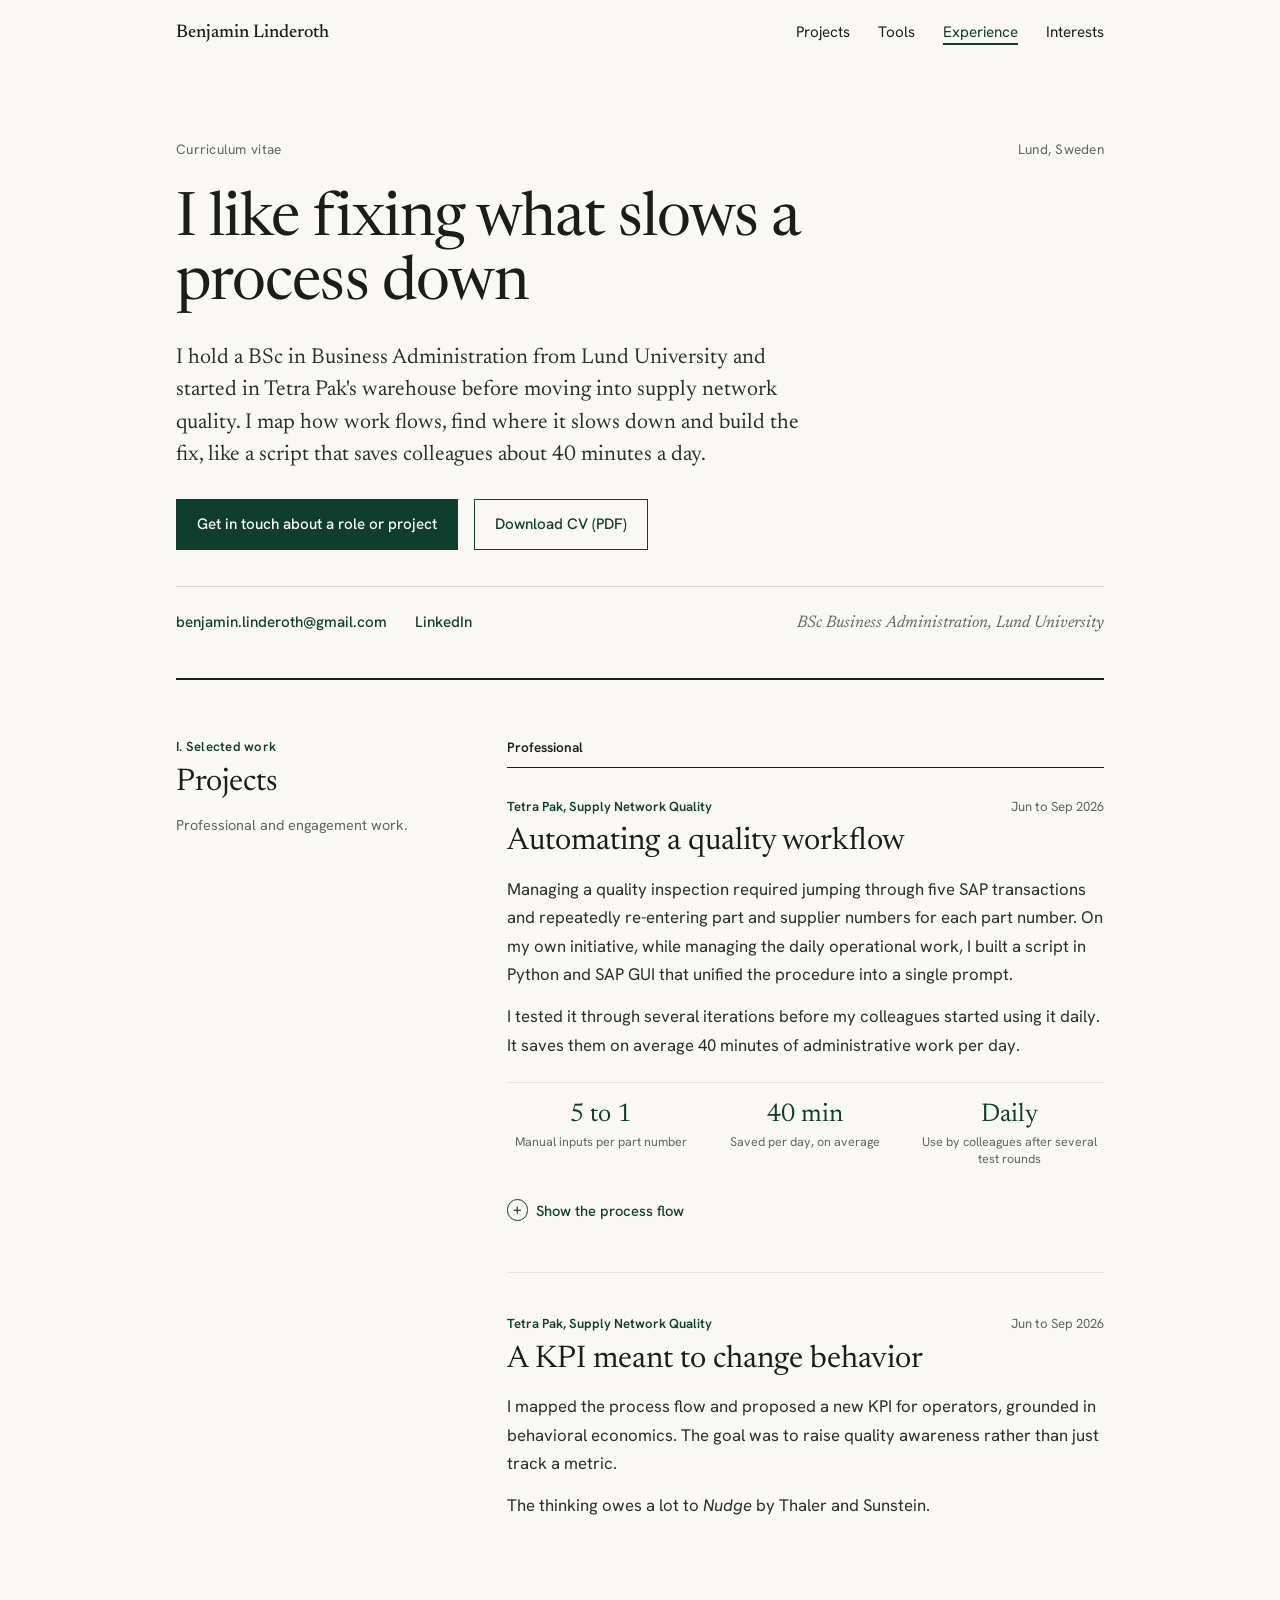
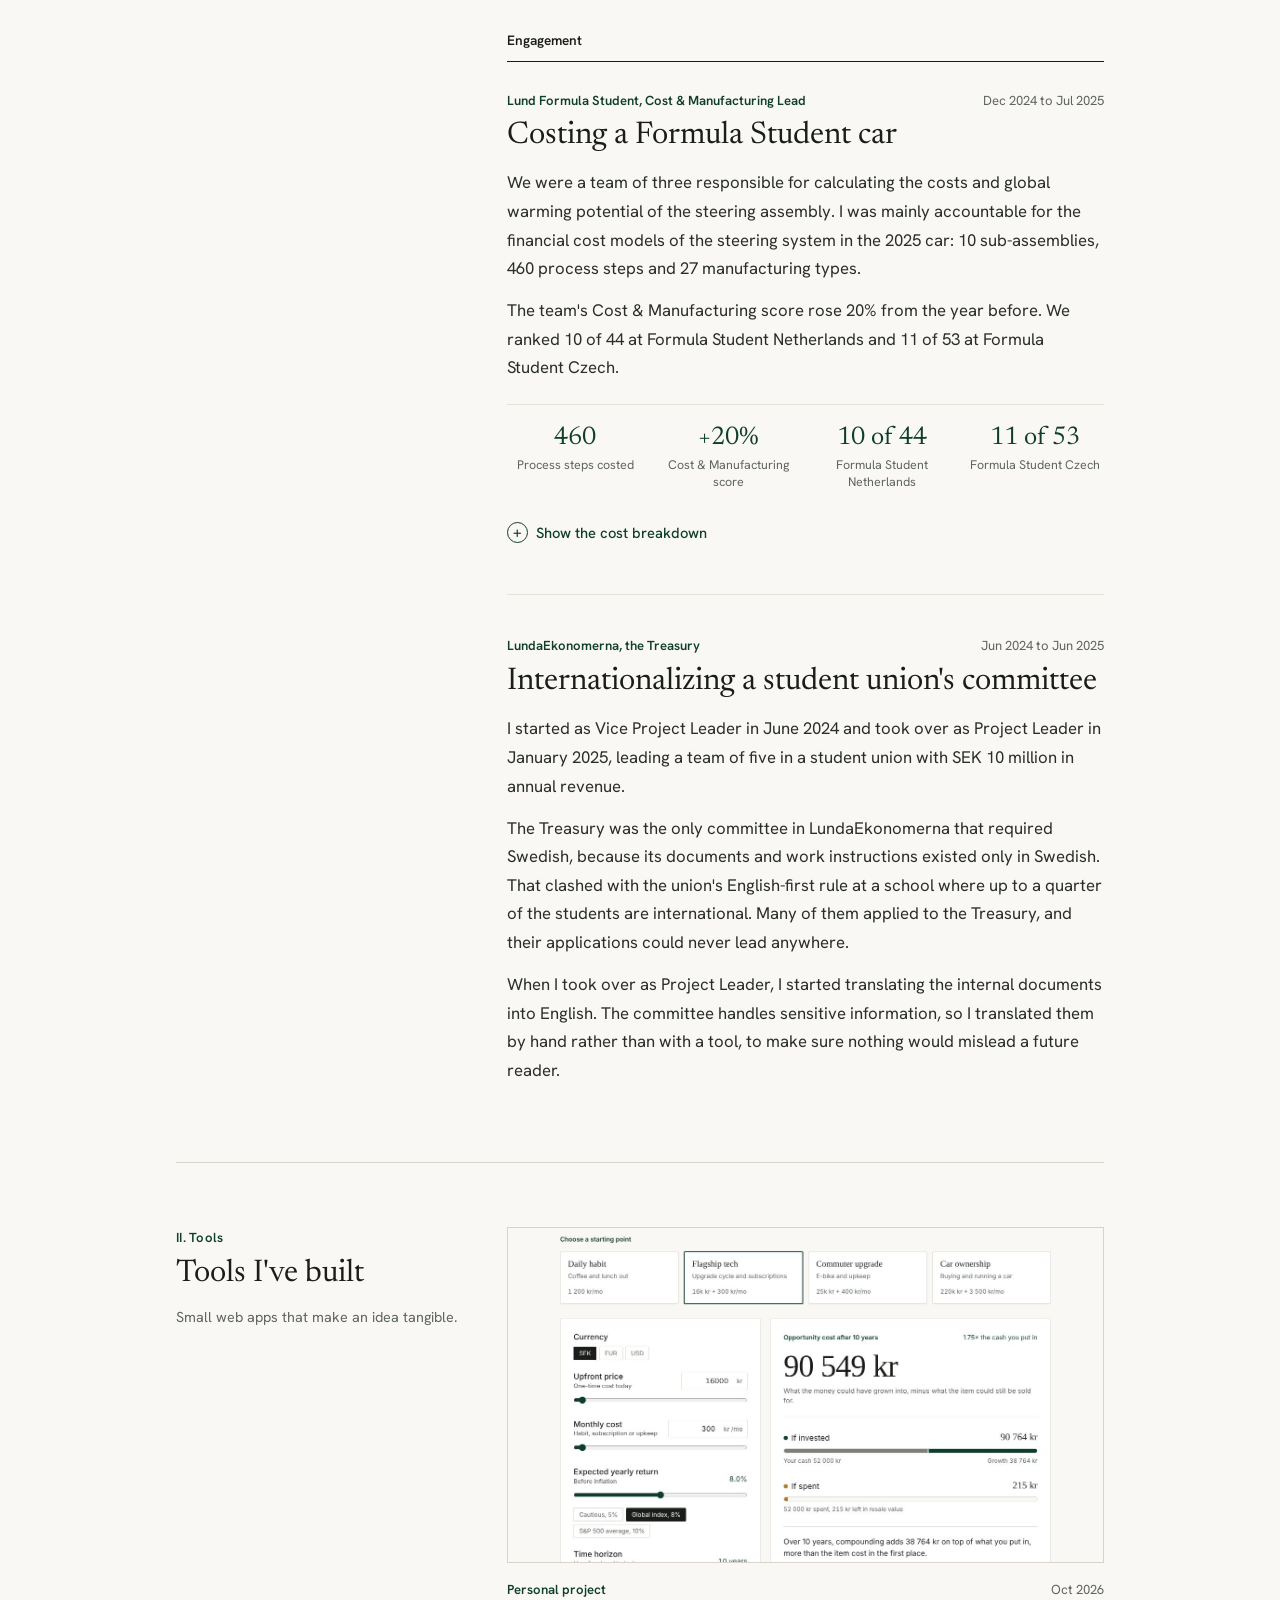
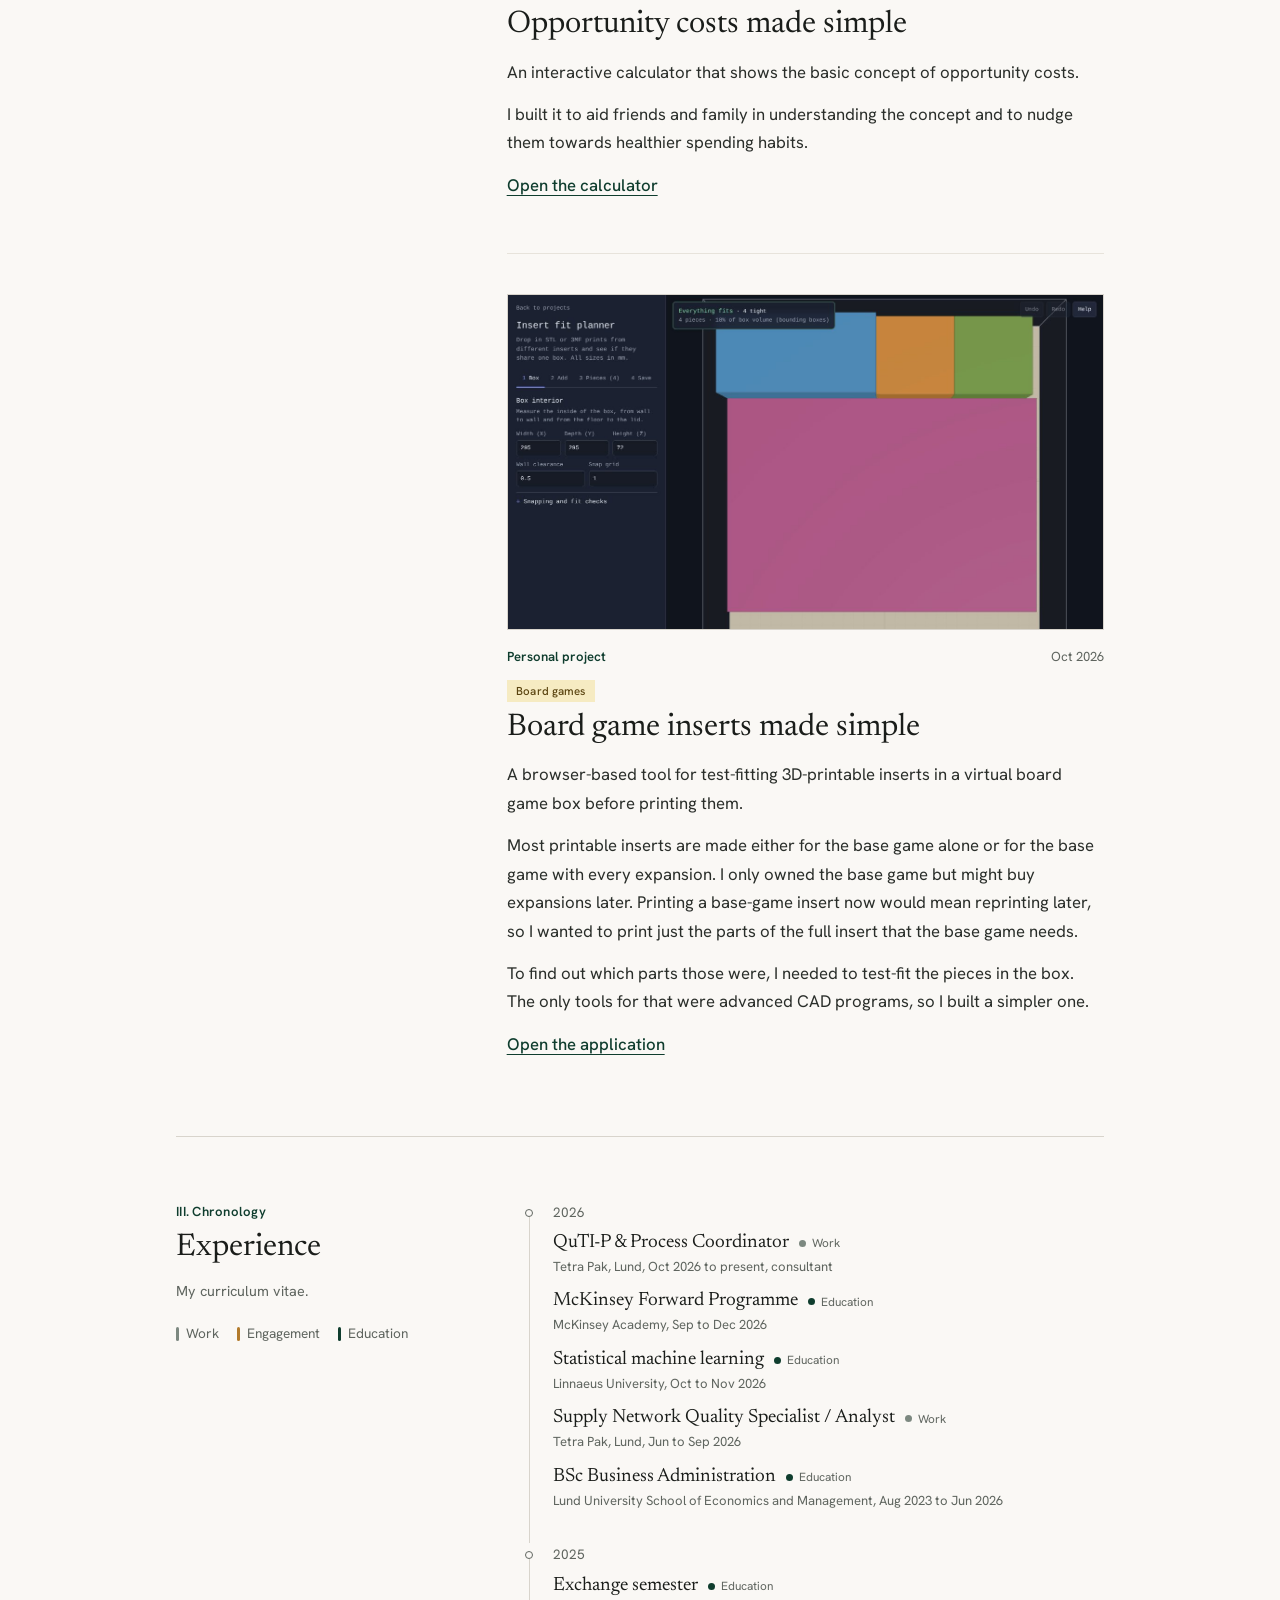
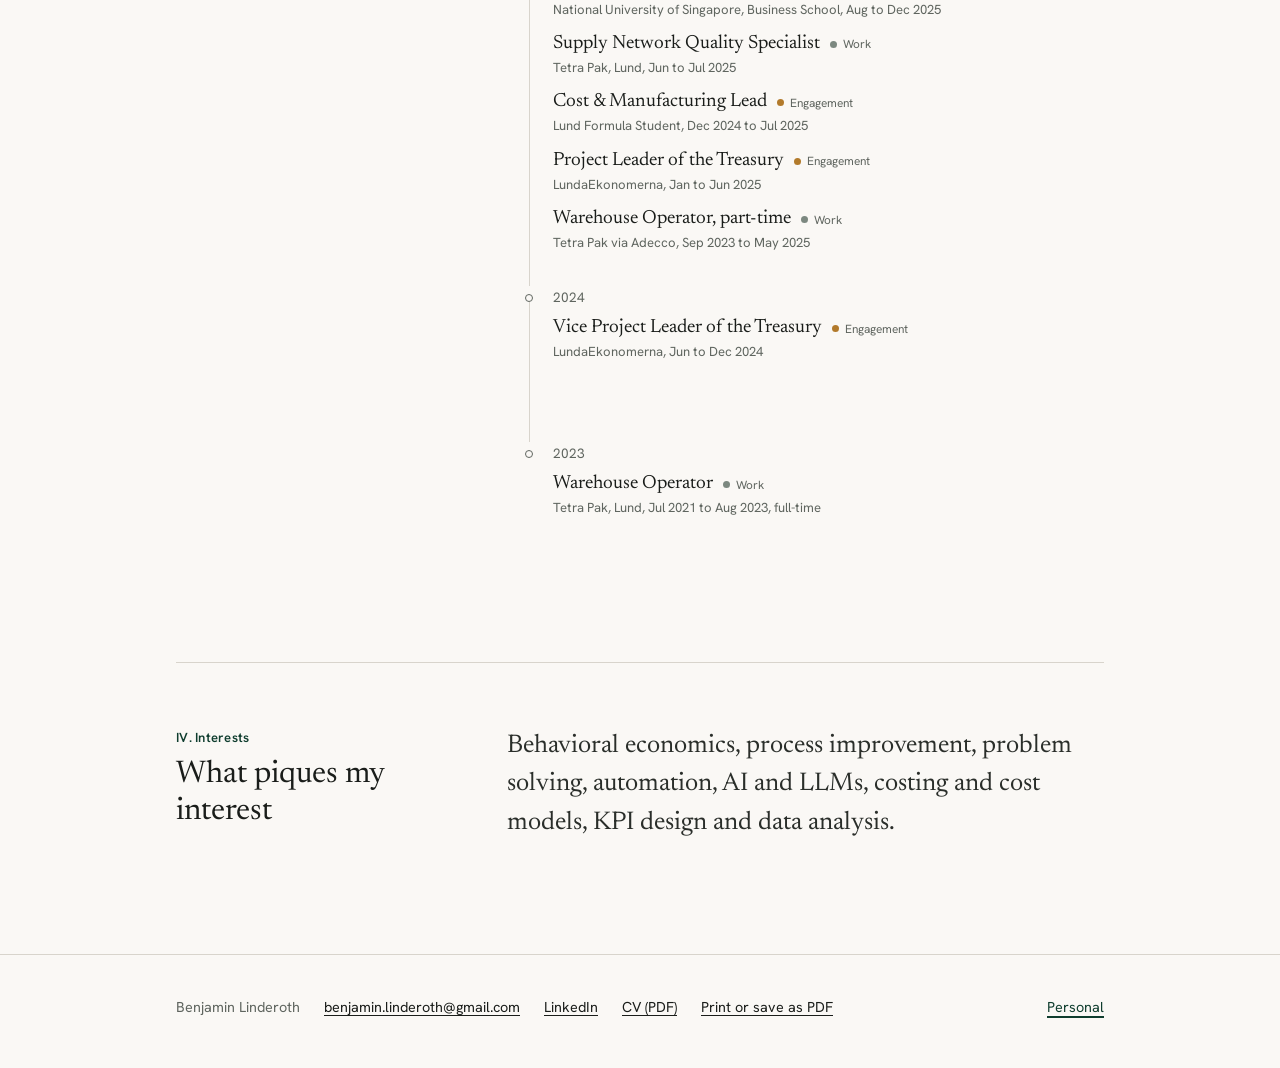
<file: index.html>
<!DOCTYPE html>
<html lang="en">
<head>
<meta charset="utf-8">
<meta name="viewport" content="width=device-width, initial-scale=1">
<title>Benjamin Linderoth</title>
<meta name="description" content="Benjamin Linderoth. Business Administration graduate working with processes, costing and automation.">

<link rel="icon" href="favicon.svg" type="image/svg+xml">
<link rel="canonical" href="https://blinderoth.github.io/">
<meta property="og:type" content="website">
<meta property="og:site_name" content="Benjamin Linderoth">
<meta property="og:title" content="Benjamin Linderoth: I like fixing what slows a process down">
<meta property="og:description" content="Business Administration graduate in Lund, Sweden. Supply network quality, costing and automation, with projects and small tools to show for it.">
<meta property="og:url" content="https://blinderoth.github.io/">
<meta property="og:image" content="https://blinderoth.github.io/og-image.png">
<meta property="og:image:width" content="1200">
<meta property="og:image:height" content="630">
<meta property="og:image:alt" content="Benjamin Linderoth. I like fixing what slows a process down.">
<meta name="twitter:card" content="summary_large_image">
<meta name="twitter:title" content="Benjamin Linderoth: I like fixing what slows a process down">
<meta name="twitter:description" content="Business Administration graduate in Lund, Sweden. Supply network quality, costing and automation, with projects and small tools to show for it.">
<meta name="twitter:image" content="https://blinderoth.github.io/og-image.png">

<link rel="preconnect" href="https://fonts.googleapis.com">
<link rel="preconnect" href="https://fonts.gstatic.com" crossorigin>
<link href="https://fonts.googleapis.com/css2?family=Hanken+Grotesk:wght@400;500;600&family=Newsreader:ital,opsz,wght@0,6..72,300..700;1,6..72,300..700&display=swap" rel="stylesheet">
<link rel="stylesheet" href="style.css">
</head>

<body data-page="home">
<a class="skip" href="#projects">Skip to content</a>

<header>
  <div class="wrap">
    <a href="#top" class="name nd-name" aria-label="Benjamin Linderoth, back to top" data-split><span class="line">Benjamin Linderoth</span></a>
    <nav aria-label="Main">
      <!-- <a href="#overview">Overview</a> (hidden while the Overview is a work in progress) -->
      <a href="#projects">Projects</a>
      <a href="#tools">Tools</a>
      <a href="#experience">Experience</a>
      <a href="#interests">Interests</a>
    </nav>
  </div>
</header>

<main id="top" class="nd-wrap">

  <!-- Masthead -->
  <div class="nd-masthead">
    <p class="nd-print-name">Benjamin Linderoth</p>
    <div class="nd-masthead-top">
      <span>Curriculum vitae</span>
      <span>Lund, Sweden</span>
    </div>
    <h1 class="nd-quote">I like fixing what slows a process down</h1>
    <p class="nd-lede">I hold a BSc in Business Administration from Lund University and started in Tetra Pak's warehouse before moving into supply network quality. I map how work flows, find where it slows down and build the fix, like a script that saves colleagues about 40 minutes a day.</p>
    <p class="nd-actions">
      <a class="nd-cta" href="mailto:benjamin.linderoth@gmail.com?subject=Hello%20Benjamin">Get in touch about a role or project</a>
      <a class="nd-cta nd-cta-quiet" href="cv.pdf" download>Download CV (PDF)</a>
    </p>
    <div class="nd-masthead-foot">
      <div class="nd-contact">
        <a href="mailto:benjamin.linderoth@gmail.com">benjamin.linderoth@gmail.com</a>
        <a href="https://www.linkedin.com/in/benjamin-linderoth/" rel="noopener">LinkedIn</a>
      </div>
      <span class="nd-degree">BSc Business Administration, Lund University</span>
    </div>
  </div>

  <!-- I. Overview -->
<!-- <section class="nd-sec" id="overview">
    <div class="nd-side">
      <span class="nd-label">I. Overview</span>
      <h2>How I work</h2>
    </div>
    <div class="nd-body nd-prose">
      <p class="nd-dropcap">I value structure, and I stay with a problem until it is solved. I prefer work that ends in a tangible improvement over work that only describes one.</p>
      <p>I want to understand how something works in practice before I change it. Years in a warehouse taught me how quickly a small bottleneck becomes a costly one.</p>
      <p>I care about incentives. A good measure should change behavior, not just record it.</p>
      <p>I hold a BSc in Business Administration from Lund University and spent an exchange semester in Singapore. I started in Tetra Pak's warehouse and moved into analytical roles in the supply network.</p>
    </div>
  </section> -->

  <!-- II. Projects: read top to bottom, no clicking needed -->
  <section class="nd-sec" id="projects">
    <div class="nd-side">
      <div class="nd-sticky">
        <span class="nd-label">I. Selected work</span><!-- II. when the Overview is back -->
        <h2>Projects</h2>
        <p class="nd-side-note">Professional and engagement work.</p>
      </div>
    </div>
    <div class="nd-body">

      <h3 class="nd-group">Professional</h3>

      <article class="nd-case" id="automating-a-quality-workflow">
        <div class="nd-meta"><span>Tetra Pak, Supply Network Quality</span><span>Jun to Sep 2026</span></div>
        <h4>Automating a quality workflow</h4>
        <p>Managing a quality inspection required jumping through five SAP transactions and repeatedly re-entering part and supplier numbers for each part number. On my own initiative, while managing the daily operational work, I built a script in Python and SAP GUI that unified the procedure into a single prompt.</p>
        <p>I tested it through several iterations before my colleagues started using it daily. It saves them on average 40 minutes of administrative work per day.</p>
        <div class="nd-figures nd-figures-3">
          <div><strong>5 to 1</strong><span>Manual inputs per part number</span></div>
          <div><strong>40 min</strong><span>Saved per day, on average</span></div>
          <div><strong>Daily</strong><span>Use by colleagues after several test rounds</span></div>
        </div>

        <!-- Process flow: hidden until asked for. Generic labels on purpose (NDA). -->
        <details class="fc-toggle">
          <summary><span class="fc-show">Show the process flow</span><span class="fc-hide">Hide the process flow</span></summary>
          <div class="fc-widget" data-flowchart>
          <div class="fc-bar">
          <div class="fc-tabs" role="tablist" aria-label="Process mode">
          <button type="button" class="fc-tab active" role="tab" aria-selected="true" data-fc-mode="manual">Manual (5 screens)</button>
          <button type="button" class="fc-tab" role="tab" aria-selected="false" data-fc-mode="auto">Automated (script)</button>
          </div>
          <button type="button" class="fc-run" data-fc-run title="Step through the flow">
          <span class="fc-run-dot"></span> <span class="fc-run-label">Run trace</span>
          </button>
          </div>

          <div class="fc-legend" aria-hidden="true">
          <span><i class="lg-term"></i> Start / end</span>
          <span><i class="lg-io"></i> Manual input</span>
          <span><i class="lg-proc"></i> SAP step</span>
          <span><i class="lg-sub"></i> Script</span>
          </div>

          <div class="fc-stage">
          <div class="fc-track fc-steps active" data-fc-panel="manual">
            <div class="fc-row fc-heads" aria-hidden="true"><span>Manual input</span><span></span><span>In SAP</span></div>
            <div class="fc-row"><div class="fc-node fc-term"><span class="fc-title">Quality issue identified</span></div></div>
            <div class="fc-row fc-connector"><div class="fc-arrow"></div></div>
            <div class="fc-row"><div class="fc-node fc-io"><div class="fc-skew"><span class="fc-code">Input 1</span><span class="fc-title">Open SAP screen 1 and enter the part number</span></div></div><div class="fc-arrow fc-right"></div><div class="fc-node fc-proc"><span class="fc-code">SAP screen 1</span><span class="fc-title">Update the part's quality setting</span></div></div>
            <div class="fc-row fc-connector"><div class="fc-arrow"></div></div>
            <div class="fc-row"><div class="fc-node fc-io"><div class="fc-skew"><span class="fc-code">Input 2</span><span class="fc-title">Open SAP screen 2 and re-enter the part number</span></div></div><div class="fc-arrow fc-right"></div><div class="fc-node fc-proc"><span class="fc-code">SAP screen 2</span><span class="fc-title">Set up the inspection</span></div></div>
            <div class="fc-row fc-connector"><div class="fc-arrow"></div></div>
            <div class="fc-row"><div class="fc-node fc-io"><div class="fc-skew"><span class="fc-code">Input 3, lookup</span><span class="fc-title">Open SAP screen 3, enter the part number and note the supplier number</span></div></div></div>
            <div class="fc-row fc-connector"><div class="fc-arrow"></div></div>
            <div class="fc-row"><div class="fc-node fc-io"><div class="fc-skew"><span class="fc-code">Input 4</span><span class="fc-title">Open SAP screen 4 and type in the supplier number</span></div></div><div class="fc-arrow fc-right"></div><div class="fc-node fc-proc"><span class="fc-code">SAP screen 4</span><span class="fc-title">Log an inspection for incoming stock</span></div></div>
            <div class="fc-row fc-connector"><div class="fc-arrow"></div></div>
            <div class="fc-row"><div class="fc-node fc-io"><div class="fc-skew"><span class="fc-code">Input 5</span><span class="fc-title">Open SAP screen 5, re-enter the part number and type the reason</span></div></div><div class="fc-arrow fc-right"></div><div class="fc-node fc-proc"><span class="fc-code">SAP screen 5</span><span class="fc-title">Record the reason for the change</span></div></div>
            <div class="fc-row fc-connector"><div class="fc-arrow"></div></div>
            <div class="fc-row"><div class="fc-node fc-term"><span class="fc-title">Procedure completed</span></div></div>
            <p class="fc-summary">5 manual inputs, 5 SAP screens, many chances to mistype</p>
          </div>

          <div class="fc-track fc-steps" data-fc-panel="auto">
            <div class="fc-row fc-heads" aria-hidden="true"><span>Manual input</span><span></span><span>Script in SAP</span></div>
            <div class="fc-row"><div class="fc-node fc-term"><span class="fc-title">Quality issue identified</span></div></div>
            <div class="fc-row fc-connector"><div class="fc-arrow"></div></div>
            <div class="fc-row fc-top"><div class="fc-stack"><div class="fc-node fc-io fc-accent"><div class="fc-skew"><span class="fc-code">Single prompt, Python</span><span class="fc-title">Enter the part number and the reason once</span></div></div><div class="fc-fill-line"></div></div><div class="fc-arrow fc-right"></div><div class="fc-node fc-sub"><span class="fc-code">Predefined process, SAP GUI script</span><span class="fc-title">Runs in the background</span><div class="fc-sub-pipeline"><span>1. Update the quality setting</span><span>2. Set up the inspection</span><span>3. Fetch the supplier number</span><span>4. Log the incoming inspection</span><span>5. Record the reason</span></div></div></div>
            <div class="fc-row fc-connector"><div class="fc-arrow"></div></div>
            <div class="fc-row"><div class="fc-node fc-term fc-accent"><span class="fc-title">Procedure completed</span></div></div>
            <p class="fc-summary fc-summary-accent">1 manual input per part number, removes the risk of typing errors, 40 minutes saved per day</p>
          </div>
          </div>
          </div>
        </details>
      </article>

      <article class="nd-case" id="a-kpi-meant-to-change-behavior">
        <div class="nd-meta"><span>Tetra Pak, Supply Network Quality</span><span>Jun to Sep 2026</span></div>
        <h4>A KPI meant to change behavior</h4>
        <p>I mapped the process flow and proposed a new KPI for operators, grounded in behavioral economics. The goal was to raise quality awareness rather than just track a metric.</p>
        <p>The thinking owes a lot to <em>Nudge</em> by Thaler and Sunstein.</p>
      </article>

      <h3 class="nd-group">Engagement</h3>

      <article class="nd-case" id="costing-a-formula-student-car">
        <div class="nd-meta"><span>Lund Formula Student, Cost &amp; Manufacturing Lead</span><span>Dec 2024 to Jul 2025</span></div>
        <h4>Costing a Formula Student car</h4>
        <p>We were a team of three responsible for calculating the costs and global warming potential of the steering assembly. I was mainly accountable for the financial cost models of the steering system in the 2025 car: 10 sub-assemblies, 460 process steps and 27 manufacturing types.</p>
        <p>The team's Cost &amp; Manufacturing score rose 20% from the year before. We ranked 10 of 44 at Formula Student Netherlands and 11 of 53 at Formula Student Czech.</p>
        <div class="nd-figures">
          <div><strong>460</strong><span>Process steps costed</span></div>
          <div><strong>+20%</strong><span>Cost &amp; Manufacturing score</span></div>
          <div><strong>10 of 44</strong><span>Formula Student Netherlands</span></div>
		  <div><strong>11 of 53</strong><span>Formula Student Czech</span></div>
        </div>

          <!-- Cost breakdown: three figures that tell one story -->
          <details class="fc-toggle cb-toggle">
            <summary><span class="fc-show">Show the cost breakdown</span><span class="fc-hide">Hide the cost breakdown</span></summary>
            <div class="cb" data-cb>
            <div class="cb-tabs" role="tablist" aria-label="Cost breakdown">
              <button type="button" role="tab" id="cb-t1" aria-controls="cb-1" aria-selected="true" data-cb-tab="0">1. What cost the most</button>
              <button type="button" role="tab" id="cb-t2" aria-controls="cb-2" aria-selected="false" tabindex="-1" data-cb-tab="1">2. What drove it</button>
              <button type="button" role="tab" id="cb-t3" aria-controls="cb-3" aria-selected="false" tabindex="-1" data-cb-tab="2">3. How time was costed</button>
            </div>
            <section class="cb-page" id="cb-1" role="tabpanel" aria-labelledby="cb-t1">
              <h5>The metal was cheap. Machine time was not.</h5>
              <p class="cb-lede">Of every euro in the cost model for the machined steering parts, about 12 cents was material. The rest was time on the saw, mill and lathe.</p>
              <ul class="cb-legend" aria-hidden="true"><li><i class="k-mat"></i>Material</li><li><i class="k-mach"></i>Machining</li></ul>
              <ol class="cb-bars">
                <li><div class="cb-row-head"><span>Bevel gearbox housing</span><span>€550 <small>material 4%</small></span></div><div class="cb-bar" style="width: 100.00%"><span class="k-mat" style="width: 3.57%"></span><span class="k-mach"></span></div></li>
                <li><div class="cb-row-head"><span>Rack rail</span><span>€263 <small>material 36%</small></span></div><div class="cb-bar" style="width: 47.90%"><span class="k-mat" style="width: 35.64%"></span><span class="k-mach"></span></div></li>
                <li><div class="cb-row-head"><span>Pinion mount</span><span>€257 <small>material 1%</small></span></div><div class="cb-bar" style="width: 46.68%"><span class="k-mat" style="width: 1.47%"></span><span class="k-mach"></span></div></li>
                <li><div class="cb-row-head"><span>Front hoop mount</span><span>€162 <small>material 9%</small></span></div><div class="cb-bar" style="width: 29.50%"><span class="k-mat" style="width: 9.17%"></span><span class="k-mach"></span></div></li>
                <li><div class="cb-row-head"><span>Pinion axle</span><span>€125 <small>material 22%</small></span></div><div class="cb-bar" style="width: 22.68%"><span class="k-mat" style="width: 21.57%"></span><span class="k-mach"></span></div></li>
              </ol>
              <div class="cb-stats">
                <div><strong>12%</strong><span>of the modeled cost was material, across 26 parts</span></div>
                <div><strong>€2&#8201;489</strong><span>for the 26 machined parts</span></div>
                <div><strong>17 h</strong><span>of machine time for the gearbox housing alone</span></div>
              </div>
              <p class="cb-caption">The five most expensive of 26 machined parts in the steering system. A bought-in quick-release hub is left out, since its purchase price dominates. Machining is costed per minute and includes labor, electricity and machine wear.</p>
            </section>
            <section class="cb-page" id="cb-2" role="tabpanel" aria-labelledby="cb-t2" hidden>
              <h5>About a fifth of machine time went to setting up, not cutting.</h5>
              <p class="cb-lede">Clamping, centering and changing tools made up a large share of every part. Smaller parts tend to lose more time this way, since each setup is spread over less cutting.</p>
              <ul class="cb-legend" aria-hidden="true"><li><i class="k-setup"></i>Setup</li><li><i class="k-cut"></i>Cutting</li><li><i class="k-median"></i>Median, 22%</li></ul>
              <ol class="cb-share" style="--median: 22.33%">
                <li><span class="cb-name">Front hoop mount</span><span class="cb-track"><span class="k-setup" style="width: 43.56%"></span><span class="k-cut"></span></span><span class="cb-pct">44%</span></li>
                <li><span class="cb-name">Rack rail bushing</span><span class="cb-track"><span class="k-setup" style="width: 33.75%"></span><span class="k-cut"></span></span><span class="cb-pct">34%</span></li>
                <li><span class="cb-name">Secondary input bearing holder</span><span class="cb-track"><span class="k-setup" style="width: 33.05%"></span><span class="k-cut"></span></span><span class="cb-pct">33%</span></li>
                <li><span class="cb-name">Tie rod insert</span><span class="cb-track"><span class="k-setup" style="width: 32.98%"></span><span class="k-cut"></span></span><span class="cb-pct">33%</span></li>
                <li><span class="cb-name">Pinion bearing holder</span><span class="cb-track"><span class="k-setup" style="width: 32.20%"></span><span class="k-cut"></span></span><span class="cb-pct">32%</span></li>
                <li><span class="cb-name">Bevel gear, 15 teeth</span><span class="cb-track"><span class="k-setup" style="width: 30.43%"></span><span class="k-cut"></span></span><span class="cb-pct">30%</span></li>
                <li><span class="cb-name">Pinion gear, 14 teeth</span><span class="cb-track"><span class="k-setup" style="width: 30.43%"></span><span class="k-cut"></span></span><span class="cb-pct">30%</span></li>
                <li><span class="cb-name">Rack rail mount, top</span><span class="cb-track"><span class="k-setup" style="width: 29.25%"></span><span class="k-cut"></span></span><span class="cb-pct">29%</span></li>
                <li><span class="cb-name">Rack rail bolt spacer</span><span class="cb-track"><span class="k-setup" style="width: 29.03%"></span><span class="k-cut"></span></span><span class="cb-pct">29%</span></li>
                <li><span class="cb-name">Output bearing holder</span><span class="cb-track"><span class="k-setup" style="width: 28.54%"></span><span class="k-cut"></span></span><span class="cb-pct">29%</span></li>
                <li><span class="cb-name">Input bearing holder</span><span class="cb-track"><span class="k-setup" style="width: 28.23%"></span><span class="k-cut"></span></span><span class="cb-pct">28%</span></li>
                <li><span class="cb-name">Bevel gear, 30 teeth</span><span class="cb-track"><span class="k-setup" style="width: 27.78%"></span><span class="k-cut"></span></span><span class="cb-pct">28%</span></li>
                <li><span class="cb-name">Rack rail mount</span><span class="cb-track"><span class="k-setup" style="width: 25.38%"></span><span class="k-cut"></span></span><span class="cb-pct">25%</span></li>
                <li><span class="cb-name">Central rack rail bushing</span><span class="cb-track"><span class="k-setup" style="width: 19.28%"></span><span class="k-cut"></span></span><span class="cb-pct">19%</span></li>
                <li><span class="cb-name">Tie rod bracket</span><span class="cb-track"><span class="k-setup" style="width: 18.38%"></span><span class="k-cut"></span></span><span class="cb-pct">18%</span></li>
                <li><span class="cb-name">Input axle</span><span class="cb-track"><span class="k-setup" style="width: 18.33%"></span><span class="k-cut"></span></span><span class="cb-pct">18%</span></li>
                <li><span class="cb-name">Triangle joint V4</span><span class="cb-track"><span class="k-setup" style="width: 17.90%"></span><span class="k-cut"></span></span><span class="cb-pct">18%</span></li>
                <li><span class="cb-name">Rod end spacer</span><span class="cb-track"><span class="k-setup" style="width: 17.50%"></span><span class="k-cut"></span></span><span class="cb-pct">18%</span></li>
                <li><span class="cb-name">Triangle joint V2</span><span class="cb-track"><span class="k-setup" style="width: 16.38%"></span><span class="k-cut"></span></span><span class="cb-pct">16%</span></li>
                <li><span class="cb-name">Triangle joint V1</span><span class="cb-track"><span class="k-setup" style="width: 15.08%"></span><span class="k-cut"></span></span><span class="cb-pct">15%</span></li>
                <li><span class="cb-name">Input shaft</span><span class="cb-track"><span class="k-setup" style="width: 12.24%"></span><span class="k-cut"></span></span><span class="cb-pct">12%</span></li>
                <li><span class="cb-name">Pinion axle</span><span class="cb-track"><span class="k-setup" style="width: 12.22%"></span><span class="k-cut"></span></span><span class="cb-pct">12%</span></li>
                <li><span class="cb-name">Pinion mount</span><span class="cb-track"><span class="k-setup" style="width: 10.97%"></span><span class="k-cut"></span></span><span class="cb-pct">11%</span></li>
                <li><span class="cb-name">Gear rack</span><span class="cb-track"><span class="k-setup" style="width: 10.08%"></span><span class="k-cut"></span></span><span class="cb-pct">10%</span></li>
                <li><span class="cb-name">Rack rail</span><span class="cb-track"><span class="k-setup" style="width: 8.08%"></span><span class="k-cut"></span></span><span class="cb-pct">8%</span></li>
                <li><span class="cb-name">Bevel gearbox housing</span><span class="cb-track"><span class="k-setup" style="width: 7.96%"></span><span class="k-cut"></span></span><span class="cb-pct">8%</span></li>
              </ol>
              <div class="cb-stats">
                <div><strong>22%</strong><span>median setup share per part</span></div>
                <div><strong>8 to 44%</strong><span>range across the 26 parts</span></div>
                <div><strong>12 h</strong><span>of setup out of 67 hours in total</span></div>
              </div>
              <p class="cb-caption">Setup as a share of machine minutes, per part, for 26 machined steering parts. Times as logged by the team’s student machinists. Two parts with unit errors in the source data are left out.</p>
            </section>
            <section class="cb-page" id="cb-3" role="tabpanel" aria-labelledby="cb-t3" hidden>
              <h5>A salary is not an hourly cost.</h5>
              <p class="cb-lede">To price labor honestly, I built the rate up from a machinist’s salary and every cost an employer pays on top. The total is 54% higher than the salary.</p>
              <ol class="cb-fall">
                <li class="cb-base"><div class="cb-row-head"><span>Monthly salary, metal machinist <small>(Swedish salary statistics)</small></span><span>SEK&#160;34&#8201;000</span></div><div class="cb-fall-track"><span style="left: 0.00%; width: 65.00%"></span></div></li>
                <li><div class="cb-row-head"><span>Employer contributions, 31.42% of salary and vacation pay <small>(Skatteverket)</small></span><span>+ SEK&#160;11&#8201;965</span></div><div class="cb-fall-track"><span style="left: 65.00%; width: 22.87%"></span></div></li>
                <li><div class="cb-row-head"><span>Vacation pay, 12% of salary <small>(Semesterlagen)</small></span><span>+ SEK&#160;4&#8201;080</span></div><div class="cb-fall-track"><span style="left: 87.87%; width: 7.80%"></span></div></li>
                <li><div class="cb-row-head"><span>Occupational pension, 4.5% <small>(Avtalspension SAF-LO)</small></span><span>+ SEK&#160;1&#8201;530</span></div><div class="cb-fall-track"><span style="left: 95.67%; width: 2.92%"></span></div></li>
                <li><div class="cb-row-head"><span>Special payroll tax on the pension, 24.26% <small>(Skatteverket)</small></span><span>+ SEK&#160;371</span></div><div class="cb-fall-track"><span style="left: 98.60%; width: 0.71%"></span></div></li>
                <li><div class="cb-row-head"><span>Insurances, about 1% <small>(Fora price list 2025)</small></span><span>+ SEK&#160;363</span></div><div class="cb-fall-track"><span style="left: 99.31%; width: 0.69%"></span></div></li>
                <li class="cb-total"><div class="cb-row-head"><span>Total cost to the employer, per month</span><span>SEK&#160;52&#8201;309</span></div><div class="cb-fall-track"><span style="left: 0; width: 100%"></span></div></li>
              </ol>
              <p class="cb-result"><span>Divided by 160 working hours a month</span><strong>SEK 327 an hour</strong><span>about €29.42, the labor rate behind every minute of machining</span></p>
              <p class="cb-caption">Each step comes from a public source, named in brackets. The 12% vacation pay stands in for the paid vacation hours that are not worked. The same method gives SEK 324 an hour for a workshop employee.</p>
            </section>
            <div class="cb-nav">
              <button type="button" data-cb-step="-1" disabled>Previous</button>
              <span class="cb-count" aria-live="polite">1 of 3</span>
              <button type="button" data-cb-step="1">Next</button>
            </div>
            </div>
          </details>
      </article>

      <article class="nd-case" id="running-a-student-unions-treasury">
        <div class="nd-meta"><span>LundaEkonomerna, the Treasury</span><span>Jun 2024 to Jun 2025</span></div>
        <h4>Internationalizing a student union's committee</h4>
        <p>I started as Vice Project Leader in June 2024 and took over as Project Leader in January 2025, leading a team of five in a student union with SEK 10 million in annual revenue.</p>
        <p>The Treasury was the only committee in LundaEkonomerna that required Swedish, because its documents and work instructions existed only in Swedish. That clashed with the union's English-first rule at a school where up to a quarter of the students are international. Many of them applied to the Treasury, and their applications could never lead anywhere.</p>
        <p>When I took over as Project Leader, I started translating the internal documents into English. The committee handles sensitive information, so I translated them by hand rather than with a tool, to make sure nothing would mislead a future reader.</p>
      </article>
    </div>
  </section>

  <!-- II. Tools: standalone web apps -->
  <section class="nd-sec" id="tools">
    <div class="nd-side">
      <div class="nd-sticky">
        <span class="nd-label">II. Tools</span><!-- III. when the Overview is back -->
        <h2>Tools I've built</h2>
        <p class="nd-side-note">Small web apps that make an idea tangible.</p>
      </div>
    </div>
    <div class="nd-body">

      <article class="nd-case nd-tool" id="opportunity-costs-made-simple">
        <a class="nd-shot" href="opportunity-costs.html" tabindex="-1" aria-hidden="true"><img src="images/app-opportunity-costs.jpg" alt="" width="1280" height="800" loading="lazy"></a>
        <div class="nd-meta"><span>Personal project</span><span>Oct 2026</span></div>
        <h4>Opportunity costs made simple</h4>
        <p>An interactive calculator that shows the basic concept of opportunity costs.</p>
        <p>I built it to aid friends and family in understanding the concept and to nudge them towards healthier spending habits.</p>
        <p><a class="nd-link" href="opportunity-costs.html">Open the calculator</a></p>
      </article>

      <article class="nd-case nd-tool" id="boardgame-inserts-made-simple">
        <a class="nd-shot" href="insert-planner.html" tabindex="-1" aria-hidden="true"><img src="images/app-insert-planner.jpg" alt="" width="1280" height="800" loading="lazy"></a>
        <div class="nd-meta"><span>Personal project</span><span>Oct 2026</span></div>
        <div class="tags"><span class="tag tag-games">Board games</span></div>
        <h4>Board game inserts made simple</h4>
        <p>A browser-based tool for test-fitting 3D-printable inserts in a virtual board game box before printing them.</p>
        <p class="nd-hide-print">Most printable inserts are made either for the base game alone or for the base game with every expansion. I only owned the base game but might buy expansions later. Printing a base-game insert now would mean reprinting later, so I wanted to print just the parts of the full insert that the base game needs.</p>
        <p>To find out which parts those were, I needed to test-fit the pieces in the box. The only tools for that were advanced CAD programs, so I built a simpler one.</p>
        <p><a class="nd-link" href="insert-planner.html">Open the application</a></p>
      </article>
    </div>
  </section>

  <!-- III. Experience: one timeline, titles under the year they ended, details open under the title -->
  <section class="nd-sec" id="experience">
    <div class="nd-side">
      <div class="nd-sticky">
        <span class="nd-label">III. Chronology</span><!-- IV. when the Overview is back -->
        <h2>Experience</h2>
        <p class="nd-side-note">My curriculum vitae.</p>
        <ul class="nd-legend" aria-label="Types">
          <li><i class="t-work"></i>Work</li>
          <li><i class="t-engagement"></i>Engagement</li>
          <li><i class="t-education"></i>Education</li>
        </ul>
      </div>
    </div>
    <div class="nd-body nd-timeline" data-pane-group>
      <div class="tl-wrap">
      <ol class="tl scaled">
        <li class="tl-year" data-year="2026">
          <p class="tl-label">2026</p>
          <ul class="items">
                <li>
                  <button class="item" aria-expanded="false" aria-controls="e-qutip" data-start="2026-10" data-end="present" data-type="work">QuTI-P &amp; Process Coordinator</button>
                  <span class="nd-type t-work">Work</span>
                  <div class="detail" id="e-qutip">
                    <h3>QuTI-P &amp; Process Coordinator</h3>
                    <p class="where">Tetra Pak, Lund, Oct 2026 to present, consultant</p>
                    <p>The same work as in my previous role, now as an on-demand consultant.</p>
                    <p>QuTI-P is Tetra Pak's internal ERP system for quality management, connected to SAP.</p>
                  </div>
                </li>
				<li>
                  <button class="item" aria-expanded="false" aria-controls="e-mckinsey" data-start="2026-09" data-end="2026-12" data-type="education">McKinsey Forward Programme</button>
                  <span class="nd-type t-education">Education</span>
                  <div class="detail" id="e-mckinsey">
                    <h3>McKinsey Forward Programme</h3>
                    <p class="where">McKinsey Academy, Sep to Dec 2026</p>
                    <p>A 10-week program building skills in problem-solving, communication, adaptability, resilience, relationships, well-being and AI essentials.</p>
                  </div>
                </li>
                <li>
                  <button class="item" aria-expanded="false" aria-controls="e-linnaeus" data-start="2026-10" data-end="2026-11" data-type="education">Statistical machine learning</button>
                  <span class="nd-type t-education">Education</span>
                  <div class="detail" id="e-linnaeus">
                    <h3>Statistical machine learning</h3>
                    <p class="where">Linnaeus University, Oct to Nov 2026</p>
                    <p>7.5 ECTS Advanced course in Statistical machine learning.</p>
                  </div>
                </li>
                <li>
                  <button class="item" aria-expanded="false" aria-controls="e-snqs26" data-start="2026-06" data-end="2026-09" data-type="work">Supply Network Quality Specialist / Analyst</button>
                  <span class="nd-type t-work">Work</span>
                  <div class="detail" id="e-snqs26">
                    <h3>Supply Network Quality Specialist / Analyst</h3>
                    <p class="where">Tetra Pak, Lund, Jun to Sep 2026</p>
                    <p>Automated a recurring SAP workflow and proposed a new KPI for operators.</p>
                    <p class="nd-see">See <a class="nd-link" href="#automating-a-quality-workflow">the automation</a> and <a class="nd-link" href="#a-kpi-meant-to-change-behavior">the KPI</a>.</p>
                  </div>
                </li>
                <li>
                  <button class="item" aria-expanded="false" aria-controls="e-bsc" data-start="2023-08" data-end="2026-06" data-type="education">BSc Business Administration</button>
                  <span class="nd-type t-education">Education</span>
                  <div class="detail" id="e-bsc">
                    <h3>BSc Business Administration</h3>
                    <p class="where">Lund University School of Economics and Management, Aug 2023 to Jun 2026</p>
                    <p>Bachelor of Science in Business and Economics, International Business track.</p>
                    <p>Top grades in accounting, corporate finance, statistics, international economics and Management Control Systems.</p>
                  </div>
                </li>
          </ul>
        </li>
        <li class="tl-year" data-year="2025">
          <p class="tl-label">2025</p>
          <ul class="items">
                <li>
                  <button class="item" aria-expanded="false" aria-controls="e-nus" data-start="2025-08" data-end="2025-12" data-type="education">Exchange semester</button>
                  <span class="nd-type t-education">Education</span>
                  <div class="detail" id="e-nus">
                    <h3>Exchange semester</h3>
                    <p class="where">National University of Singapore, Business School, Aug to Dec 2025</p>
                    <p>Courses in Business Analytics, Decision Analytics using Spreadsheets, Operations &amp; Technology Management and Financial Markets.</p>
                  </div>
                </li>
                <li>
                  <button class="item" aria-expanded="false" aria-controls="e-snqs25" data-start="2025-06" data-end="2025-07" data-type="work">Supply Network Quality Specialist</button>
                  <span class="nd-type t-work">Work</span>
                  <div class="detail" id="e-snqs25">
                    <h3>Supply Network Quality Specialist</h3>
                    <p class="where">Tetra Pak, Lund, Jun to Jul 2025</p>
                    <p>Reviewed daily quality deviation reports and blocked non-conforming parts in global systems, to keep internal standards and reduce the risk of field failures.</p>
                    <p>Followed up with the engineers responsible at suppliers and documented corrective actions. Also handled the financial side of deviations: invoicing suppliers and crediting customers, checked against purchase orders.</p>
                  </div>
                </li>
                <li>
                  <button class="item" aria-expanded="false" aria-controls="e-cm" data-start="2024-12" data-end="2025-07" data-type="engagement">Cost &amp; Manufacturing Lead</button>
                  <span class="nd-type t-engagement">Engagement</span>
                  <div class="detail" id="e-cm">
                    <h3>Cost &amp; Manufacturing Lead</h3>
                    <p class="where">Lund Formula Student, Dec 2024 to Jul 2025</p>
                    <p>Part of a team of three responsible for the cost and GWP calculations of the 2025 car, which count for 10% of the total competition points.</p>
                    <p class="nd-see">See <a class="nd-link" href="#costing-a-formula-student-car">the project</a>.</p>
                  </div>
                </li>
                <li>
                  <button class="item" aria-expanded="false" aria-controls="e-treasury" data-start="2025-01" data-end="2025-06" data-type="engagement">Project Leader of the Treasury</button>
                  <span class="nd-type t-engagement">Engagement</span>
                  <div class="detail" id="e-treasury">
                    <h3>Project Leader of the Treasury</h3>
                    <p class="where">LundaEkonomerna, Jan to Jun 2025</p>
                    <p>Led a team of five handling daily finances, budget tracking and internal controls in Fortnox.</p>
                    <p class="nd-see">See <a class="nd-link" href="#running-a-student-unions-treasury">the project</a>.</p>
                  </div>
                </li>
                <li>
                  <button class="item" aria-expanded="false" aria-controls="e-adecco" data-start="2023-09" data-end="2025-05" data-type="work">Warehouse Operator, part-time</button>
                  <span class="nd-type t-work">Work</span>
                  <div class="detail" id="e-adecco">
                    <h3>Warehouse Operator, part-time</h3>
                    <p class="where">Tetra Pak via Adecco, Sep 2023 to May 2025</p>
                    <p>Part-time warehouse work alongside my studies.</p>
                  </div>
                </li>
          </ul>
        </li>
        <li class="tl-year" data-year="2024">
          <p class="tl-label">2024</p>
          <ul class="items">
                <li>
                  <button class="item" aria-expanded="false" aria-controls="e-vice" data-start="2024-06" data-end="2024-12" data-type="engagement">Vice Project Leader of the Treasury</button>
                  <span class="nd-type t-engagement">Engagement</span>
                  <div class="detail" id="e-vice">
                    <h3>Vice Project Leader of the Treasury</h3>
                    <p class="where">LundaEkonomerna, Jun to Dec 2024</p>
                    <p>Vice Project Leader of the Treasury, before taking over as Project Leader in January 2025.</p>
                  </div>
                </li>
          </ul>
        </li>
        <li class="tl-year" data-year="2023">
          <p class="tl-label">2023</p>
          <ul class="items">
                <li>
                  <button class="item" aria-expanded="false" aria-controls="e-warehouse" data-start="2021-07" data-end="2023-08" data-type="work">Warehouse Operator</button>
                  <span class="nd-type t-work">Work</span>
                  <div class="detail" id="e-warehouse">
                    <h3>Warehouse Operator</h3>
                    <p class="where">Tetra Pak, Lund, Jul 2021 to Aug 2023, full-time</p>
                    <p>Handled inbound and outbound deliveries in a customs-certified environment and worked regularly in SAP.</p>
                    <p>Member of a World Class Manufacturing team, using Kaizen to find bottlenecks and improve flows. I was trained in Kaizen and in facilitating information.</p>
                    <p>I educated colleagues about Tetra Pak's upcoming strategy: seven sessions for 30 colleagues.</p>
                  </div>
                </li>
          </ul>
        </li>

      </ol>
      </div>
    </div>
  </section>

  <!-- IV. Interests -->
  <section class="nd-sec nd-last" id="interests">
    <div class="nd-side">
      <span class="nd-label">IV. Interests</span><!-- V. when the Overview is back -->
      <h2>What piques my interest</h2>
    </div>
    <div class="nd-body">
      <p class="nd-interests">Behavioral economics, process improvement, problem solving, automation, AI and LLMs, costing and cost models, KPI design and data analysis.</p>
    </div>
  </section>
</main>

<footer>
  <div class="wrap">
    <div class="links">
      <span class="nd-foot-name">Benjamin Linderoth</span>
      <a href="mailto:benjamin.linderoth@gmail.com">benjamin.linderoth@gmail.com</a>
      <a href="https://www.linkedin.com/in/benjamin-linderoth/" rel="noopener">LinkedIn</a>
      <a href="cv.pdf" download>CV (PDF)</a>
      <button type="button" class="print-link" data-print>Print or save as PDF</button>
    </div>
    <a class="personal" href="personal.html">Personal</a>
  </div>
</footer>

<script src="site.js"></script>
</body>
</html>
</file>
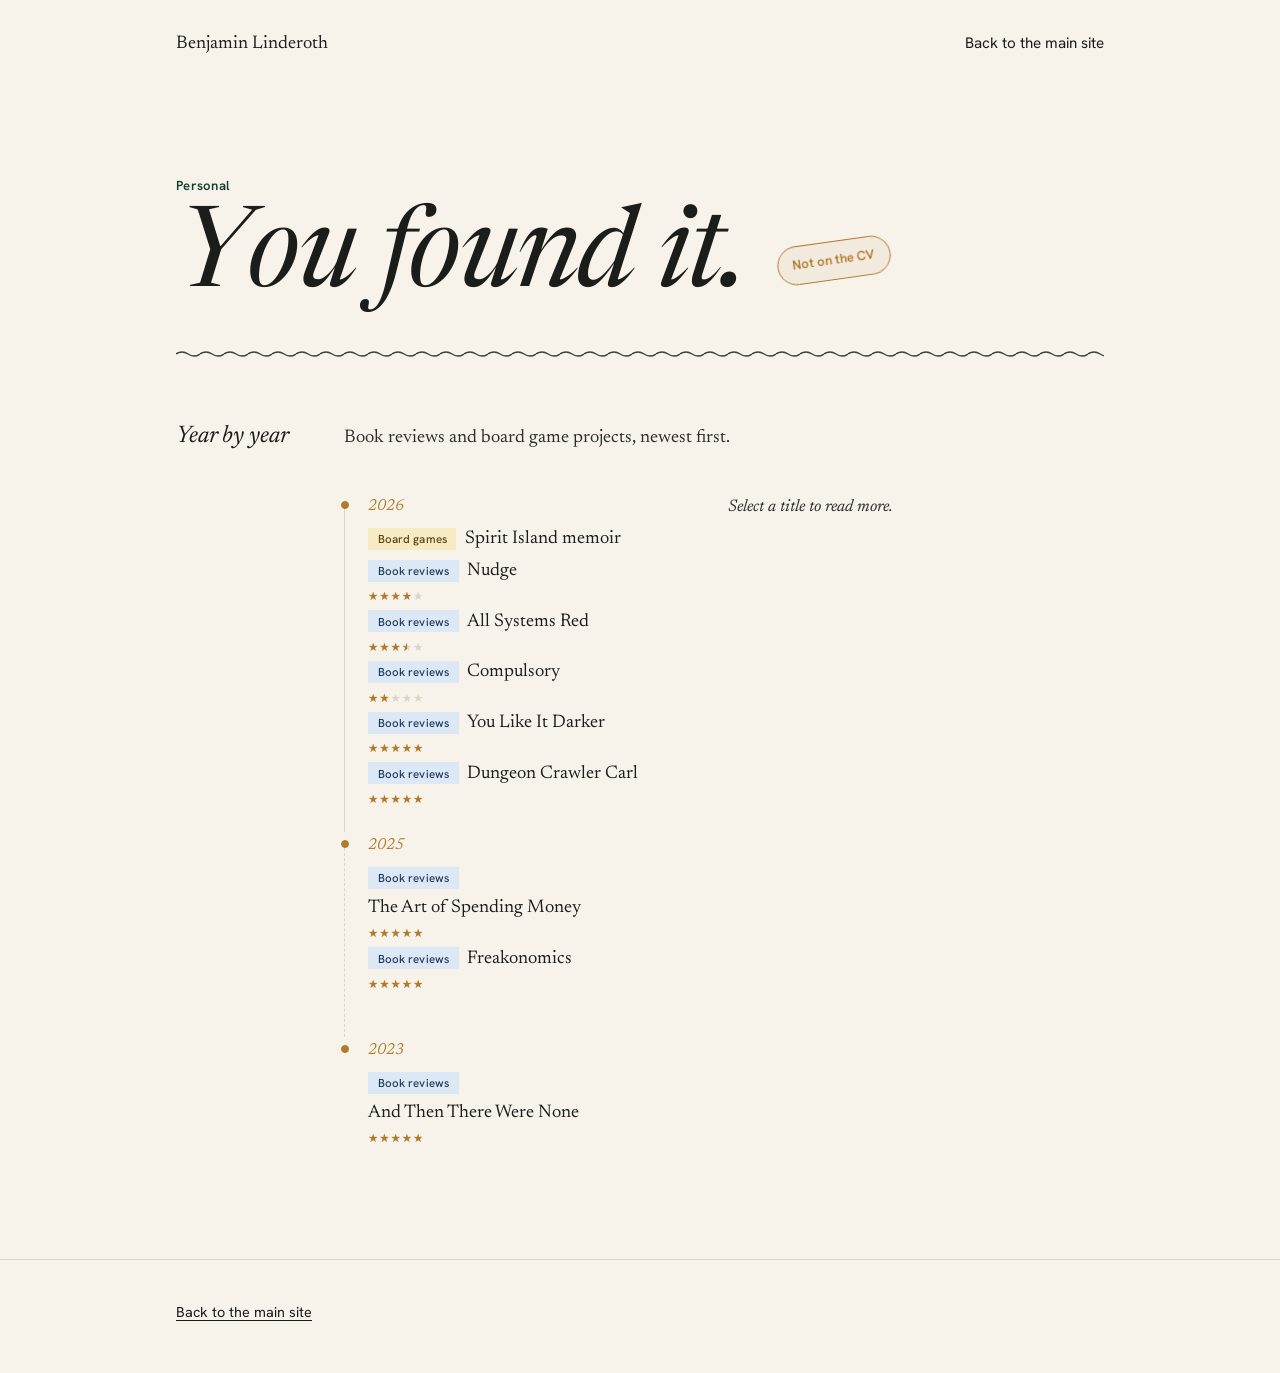
<file: personal.html>
<!DOCTYPE html>
<html lang="en">
<head>
<meta charset="utf-8">
<meta name="viewport" content="width=device-width, initial-scale=1">
<title>Personal | Benjamin Linderoth</title>
<meta name="robots" content="noindex">

<link rel="icon" href="favicon.svg" type="image/svg+xml">
<link rel="preconnect" href="https://fonts.googleapis.com">
<link rel="preconnect" href="https://fonts.gstatic.com" crossorigin>
<link href="https://fonts.googleapis.com/css2?family=Hanken+Grotesk:wght@400;500;600&family=Newsreader:ital,opsz,wght@0,6..72,300..700;1,6..72,300..700&display=swap" rel="stylesheet">
<link rel="stylesheet" href="style.css">
</head>

<body data-page="personal" class="personal-page">

<header>
  <div class="wrap">
    <a href="index.html">Benjamin Linderoth</a>
    <nav aria-label="Main">
      <a href="index.html">Back to the main site</a>
    </nav>
  </div>
</header>

<main>
  <section class="hero pe-hero">
    <div class="wrap">
      <span class="nd-label">Personal</span>
      <div class="pe-title">
        <h1 class="name" aria-label="You found it." data-split>
          <span class="line">You found it.</span>
        </h1>
        <span class="pe-stamp" aria-hidden="true">Not on the CV</span>
      </div>
      <div class="pe-squiggle" aria-hidden="true"></div>
    </div>
  </section>

  <section class="sec">
    <div class="wrap">
      <h2>Year by year</h2>
      <div>
        <p class="intro">Book reviews and board game projects, newest first.</p>
        <div class="panes" data-pane-group>
          <ol class="tl" id="timeline"></ol>
          <div class="pane" aria-live="polite">
            <p class="pane-empty">Select a title to read more.</p>
          </div>
        </div>
      </div>
    </div>
  </section>
</main>

<footer>
  <div class="wrap">
    <div class="links">
      <a href="index.html">Back to the main site</a>
    </div>
  </div>
</footer>

<!-- The timeline is built here, before site.js runs. -->
<script>
  /* ===============================================================
     HOW TO EDIT THIS PAGE

     Every entry is one block like this:

       {
         year: 2018,
         title: "Title of the entry",
         when: "Summer 2018",            // optional small line under the title
         rating: 3.5,                    // optional stars, 0 to 5 in steps of 0.5
         tag: "books",                   // optional: "books", "games" or "videos"
         body: [
           "A paragraph of text.",
           { img: "images/photo.jpg", alt: "What the picture shows", caption: "Optional caption" },
           "More text after the picture."
         ]
       },

     Four rules, because breaking any of them stops the whole page:
     1. All entries sit inside ONE list: it opens with "var ENTRIES = [" and
        closes with a single "];" after the very last entry.
     2. Entries are separated by a comma after their closing "}".
     3. Each paragraph is its own text in straight quotes "like this", with a
        comma between paragraphs. No line breaks inside the quotes.
     4. Inside a paragraph, quote things with curly quotes “like this” or
        single quotes. A straight double quote " ends the text early.

     Within a year, entries appear in the order they are listed, so put the
     newest first.
     - A link is { href: "page.html", label: "Link text" } and can sit anywhere in body.
     - Several entries can share a year.
     - body mixes paragraphs (text in quotes) and pictures (the { img: ... } part)
       in the order you want them to appear.
     - Put your picture files in a folder called "images" next to this file.
     - While "img" is empty (""), a dashed placeholder box is shown instead.
     - To start with the oldest year at the top, change NEWEST_FIRST to false.
     =============================================================== */

  var NEWEST_FIRST = true;

  function placeholder(year) {
    return {
      year: year,
      title: "Title placeholder",
      when: "Date placeholder",
      body: [
        "Text placeholder. Write the first paragraph here.",
        { img: "", alt: "", caption: "Picture placeholder" },
        "Text placeholder. Continue after the picture here."
      ]
    };
  }

  var ENTRIES = [

    {
      year: 2026,
      title: "Spirit Island memoir",
      tag: "games",
      when: "November 2026",
      body: [
        "A campaign tracker for Spirit Island that replaces our Google Sheets file. It logs every game and turns the log into win rates, scores, adversary progress and spirit records.",
        "Everything is saved in the browser, with a JSON backup after each game night.",
        { href: "spirit-island/tracker/index.html", label: "Open the tracker" }
      ]
    },

    {
      year: 2026,
      title: "Nudge",
      tag: "books",
      when: "October 7, 2026",
      rating: 4,
	  body: [
        "Review of Nudge by Richard H. Thaler and Cass R. Sunstein.",
        { img: "images/nudge.jpg", alt: "Cover of Nudge: The Final Edition by Richard H. Thaler and Cass R. Sunstein", caption: "" },
        "The cover quotes Daniel Kahneman: “Few books can be said to have changed the world, but Nudge did. The Final Edition is marvellous: funny, useful, and wise.”",
        "I can’t say whether the first part is true, but I agree more with the second.",
        "Some readers criticize the book for being aimed too heavily at the US market and population. I see the point, but the underlying theories and concepts are still interesting. Sweden also comes up a few times as a comparison to the US system, and as a Swede that made the examples far more relatable, so I may be biased.",
        "I started this book in 2023, and as of 2026 I still haven’t finished it. Maybe it’s because I did a bachelor’s degree in between and had no energy left for an economics pop-science book in my free time. Maybe it’s because I had the physical copy and tend to read more on my Kindle. Or maybe the book just doesn’t create that yearning to turn the page.",
        "That said, I think I got most of the Nudge concept after about half the book. And since first reading about it in 2023, it has stayed on my mind. Behavioral economics is such a simple idea on the surface, yet complex and intricate once you dig into it. I truly believe that anyone making decisions about things like social policy or business KPIs would benefit from knowing the concept and working with incentives.",
        "If you’re curious about behavioral economics, it’s worth picking up, but don’t feel bad about stopping when the ideas start to repeat."
      ]
    },

    {
      year: 2026,
      title: "All Systems Red",
      tag: "books",
      when: "September 28, 2026",
      rating: 3.5,
      body: [
        "Review of All Systems Red by Martha Wells.",
        { img: "images/all-systems-red.jpg", alt: "Cover of All Systems Red by Martha Wells", caption: "" },
        "For context, I've now finished book #4 in the series.",
        "This rating reflects my first read-through, and honestly, the book felt flat. It has almost no environmental description, which made it hard to immerse myself in the story or the world. I couldn't see what the hype was about, and it did very little for me. Still, it was a clear improvement on the #0.5 entry (Compulsory, which I've also reviewed), hence the 3.5 stars.",
        "However, and I can't stress this enough: after finishing, I went looking online for what I was missing, and I realized I'd been reading it all wrong. The book is flat because it's Murderbot's diary, and Murderbot's view of the world is flat. Duh!",
        "Once I changed my perspective, book #2 was a completely different experience, and I couldn't stop reading. The intricate interactions between characters, Murderbot's strangely relatable feelings, the meta layer of Murderbot escaping reality while I escape reality too, and the punchy writing are all addictive.",
        "If you experienced the first book the way I did, stick with it. Change your perspective, and I'm confident you'll fall in love with the series and its main character."
      ]
    },

    {
      year: 2026,
      title: "Compulsory",
      tag: "books",
      when: "September 28, 2026",
      rating: 2,
      body: [
        "Review of Compulsory by Martha Wells.",
        { img: "images/compulsory.jpg", alt: "Cover of Compulsory: A Murderbot Story by Martha Wells", caption: "" },
        "For context, I've now finished book #4 in the series.",
        "This was my first exposure to the Murderbot series, and in hindsight, it probably shouldn't have been. My two-star rating is solely because of this fact.",
        "Going in, I knew nothing about the character or its many nuances, which left me less than impressed. I didn't have the context to appreciate what the story was doing, and it showed in my experience. That being said, having now read up to the 4th entry in the series, I think this would be a great re-read, and I suspect it would land very differently the second time around.",
        "I highly recommend that new readers avoid my mistake. Start with the first or second book in The Murderbot Diaries, and save this one for after you've gotten to know the character."
      ]
    },

    {
      year: 2026,
      title: "You Like It Darker",
      tag: "books",
      when: "September 11, 2026",
      rating: 5,
      body: [
        "Review of You Like It Darker by Stephen King.",
        { img: "images/you-like-it-darker.jpg", alt: "Cover of You Like It Darker by Stephen King", caption: "" },
        "My first exposure to Stephen King, and I am sold! Not every story was scary, but each and every one captured me entirely, although I might be easily captured. My favorites were “Danny Coughlin’s Bad Dream,” where I was on edge the whole way through, feeling every little bit of anxiety and anger Danny appeared to go through, and “Rattlesnakes.” This one was legit scary; sometimes it was difficult to fall asleep after reading, and I now understand that I must read Cujo. Runners-up include “Willie the Weirdo” and “The Answer Man.”"
      ]
    },

    {
      year: 2026,
      title: "Dungeon Crawler Carl",
      tag: "books",
      when: "February 27, 2026",
      rating: 5,
      body: [
        "Review of Dungeon Crawler Carl by Matt Dinniman.",
        { img: "images/dungeon-crawler-carl.jpg", alt: "Cover of Dungeon Crawler Carl by Matt Dinniman", caption: "" },
        "When this was recommended on the Distractible podcast as if it were the book of the century, I had to check it out.",
        "And I found it...",
        "Devouringly entertaining.",
        "I. Could. Not. Stop. Listening.",
        "The audiobook is fantastic, and whenever I could, I would put it on: Driving? Yes. Cleaning? Yes. Cooking? Yes. Watching a movie? Yes. Procrastinating life by sitting on a chair, staring out of a window and marvelling at the falling snow? Yes.",
        "We’ll see if the entertainment keeps its value throughout the rest of the series."
      ]
    },

    {
      year: 2025,
      title: "The Art of Spending Money",
      tag: "books",
      rating: 5,
      body: [
        "Review of The Art of Spending Money by Morgan Housel.",
        { img: "images/the-art-of-spending-money.jpg", alt: "Cover of The Art of Spending Money by Morgan Housel", caption: "" },
        "This is a conceptually interesting title that might seem a bit backwards in mainstream media. Shouldn’t we be reading The Art of Saving Money instead?",
        "Yet, I believe the premise of this book’s title is exactly the right approach. The core idea I took away is to maximize happiness per unit of money spent. Instead of reducing our expenses, intensely budgeting, and obsessing over frugality to maximize savings, we can take a different approach: limit our spending strictly to what brings us joy. In doing so, we may naturally find ourselves saving money simply by choosing not to spend it where it doesn’t generate happiness.",
        "How you define that happiness is entirely up to you, as your sources of fulfillment won’t necessarily match another individual’s.",
        "Great book. I recommend it to anyone who spends money."
      ]
    },

    {
      year: 2025,
      title: "Freakonomics",
      tag: "books",
      rating: 5,
      body: [
        "Review of Freakonomics by Steven D. Levitt and Stephen J. Dubner.",
        { img: "images/freakonomics.jpg", alt: "Cover of Freakonomics by Steven D. Levitt and Stephen J. Dubner", caption: "" },
        "As someone with a BSc in Business and Economics, I thought this was a really entertaining book, and my score reflects the entertainment value I got out of it.",
        "Seeing Steven apply economic intuition to everyday situations that you may not encounter in academia was quite insightful, and it genuinely deepened my personal understanding. This is a book I can recommend to most people. Now, I do believe some of the claims made lack a strict academic foundation, so not everything written should be taken at face value."
      ]
    },

    {
      year: 2023,
      title: "And Then There Were None",
      tag: "books",
      when: "September 23, 2023",
      rating: 5,
	  body: [
        "Review of And Then There Were None by Agatha Christie.",
        { img: "images/and-then-there-were-none.jpg", alt: "Cover of And Then There Were None by Agatha Christie", caption: "" },
        "I read this book in English class and loved it. To this day, whenever someone asks me what my favorite book is, I answer And Then There Were None by Agatha Christie.",
        "I haven't read it since 2020, but the experience is still incredibly vivid. My English teacher cleverly designed a scheme that kept us on our toes, forcing us to constantly analyze who the murderer might be. It made me feel like a true detective hunting for clues, making the reading experience intensely immersive. That being said, I'm still slightly mad at my teacher for only rationing out two or three chapters a week. I couldn't focus on anything else until the following Monday!",
        "I don't think I ever figured out who the killer was; while my memory is a bit muddy, I'm pretty sure the ending was a complete surprise I never saw coming.",
        "I highly recommend that new readers try this same paced approach. It requires a lot of self-discipline, but actively engaging with the mystery makes for a wonderful experience. And if you're an English teacher struggling to keep your students engaged, consider this a free tip!"
      ]
    }
  ];

  /* ---------- Rendering: no need to edit below this line ---------- */

  /* A picture file that is missing shows a dashed box naming the file, instead of a broken image. */
  document.addEventListener('error', function (e) {
    var img = e.target;
    if (!img || img.tagName !== 'IMG' || !img.closest('figure')) return;
    var box = document.createElement('div');
    box.className = 'ph-box';
    box.textContent = 'Picture missing: ' + img.getAttribute('src');
    img.replaceWith(box);
  }, true);

  var TAGS = { books: 'Book reviews', games: 'Board games', videos: 'Videos' };
  function tagEl(key) {
    if (!TAGS[key]) return null;
    var t = document.createElement('span');
    t.className = 'tag tag-' + key;
    t.textContent = TAGS[key];
    return t;
  }

  /* Five stars, filled to the rating (half stars allowed). */
  function stars(rating, small) {
    var r = Math.max(0, Math.min(5, Math.round(rating * 2) / 2));
    var label = 'Rated ' + r + ' out of 5';
    var wrap = document.createElement(small ? 'span' : 'p');
    wrap.className = small ? 'pe-rating pe-rating-sm' : 'pe-rating';
    var st = document.createElement('span');
    st.className = 'pe-stars';
    st.style.setProperty('--fill', (r / 5 * 100) + '%');
    st.setAttribute('role', 'img');
    st.setAttribute('aria-label', label);
    wrap.appendChild(st);
    if (small) {
      wrap.setAttribute('aria-hidden', 'true'); /* the full rating is read out in the text */
    } else {
      var txt = document.createElement('span');
      txt.className = 'pe-rating-text';
      txt.textContent = r + ' of 5';
      txt.setAttribute('aria-hidden', 'true');
      wrap.appendChild(txt);
    }
    return wrap;
  }

  (function () {
    var list = document.getElementById('timeline');

    /* Group entries by year. */
    var byYear = {};
    ENTRIES.forEach(function (e) {
      (byYear[e.year] = byYear[e.year] || []).push(e);
    });
    var years = Object.keys(byYear).map(Number).sort(function (a, b) { return a - b; });
    if (NEWEST_FIRST) years.reverse();

    var n = 0;
    years.forEach(function (year, idx) {
      var li = document.createElement('li');
      li.className = 'tl-year';

      /* Dashed line where years are skipped. */
      var next = years[idx + 1];
      if (next !== undefined && Math.abs(next - year) > 1) li.classList.add('jump');

      var label = document.createElement('p');
      label.className = 'tl-label';
      label.textContent = year;
      li.appendChild(label);

      var ul = document.createElement('ul');
      ul.className = 'items';

      byYear[year].forEach(function (e) {
        var id = 'p-' + (n++);
        var item = document.createElement('li');

        var itemTag = tagEl(e.tag);
        if (itemTag) { itemTag.classList.add('tag-block'); item.appendChild(itemTag); }

        var btn = document.createElement('button');
        btn.className = 'item';
        btn.setAttribute('aria-expanded', 'false');
        btn.setAttribute('aria-controls', id);
        btn.textContent = e.title;
        item.appendChild(btn);
        if (typeof e.rating === 'number') item.appendChild(stars(e.rating, true));

        var detail = document.createElement('div');
        detail.className = 'detail';
        detail.id = id;

        var detailTag = tagEl(e.tag);
        if (detailTag) { detailTag.classList.add('tag-block'); detail.appendChild(detailTag); }

        var h3 = document.createElement('h3');
        h3.textContent = e.title;
        detail.appendChild(h3);

        if (e.when) {
          var where = document.createElement('p');
          where.className = 'where';
          where.textContent = e.when;
          detail.appendChild(where);
        }
        if (typeof e.rating === 'number') detail.appendChild(stars(e.rating, false));

        (e.body || []).forEach(function (part) {
          if (typeof part === 'string') {
            var p = document.createElement('p');
            p.textContent = part;
            detail.appendChild(p);
          } else if (part.href) {
            var lp = document.createElement('p');
            var la = document.createElement('a');
            la.href = part.href;
            la.className = 'nd-link';
            la.textContent = part.label || part.href;
            lp.appendChild(la);
            detail.appendChild(lp);
          } else {
            var fig = document.createElement('figure');
            if (part.img) {
              var img = document.createElement('img');
              img.src = part.img;
              img.alt = part.alt || '';
              img.loading = 'lazy';
              fig.appendChild(img);
            } else {
              var box = document.createElement('div');
              box.className = 'ph-box';
              box.textContent = 'Picture placeholder';
              fig.appendChild(box);
            }
            if (part.caption) {
              var cap = document.createElement('figcaption');
              cap.textContent = part.caption;
              fig.appendChild(cap);
            }
            detail.appendChild(fig);
          }
        });

        item.appendChild(detail);
        ul.appendChild(item);
      });

      li.appendChild(ul);
      list.appendChild(li);
    });
  })();
</script>
<script src="site.js"></script>
</body>
</html>
</file>
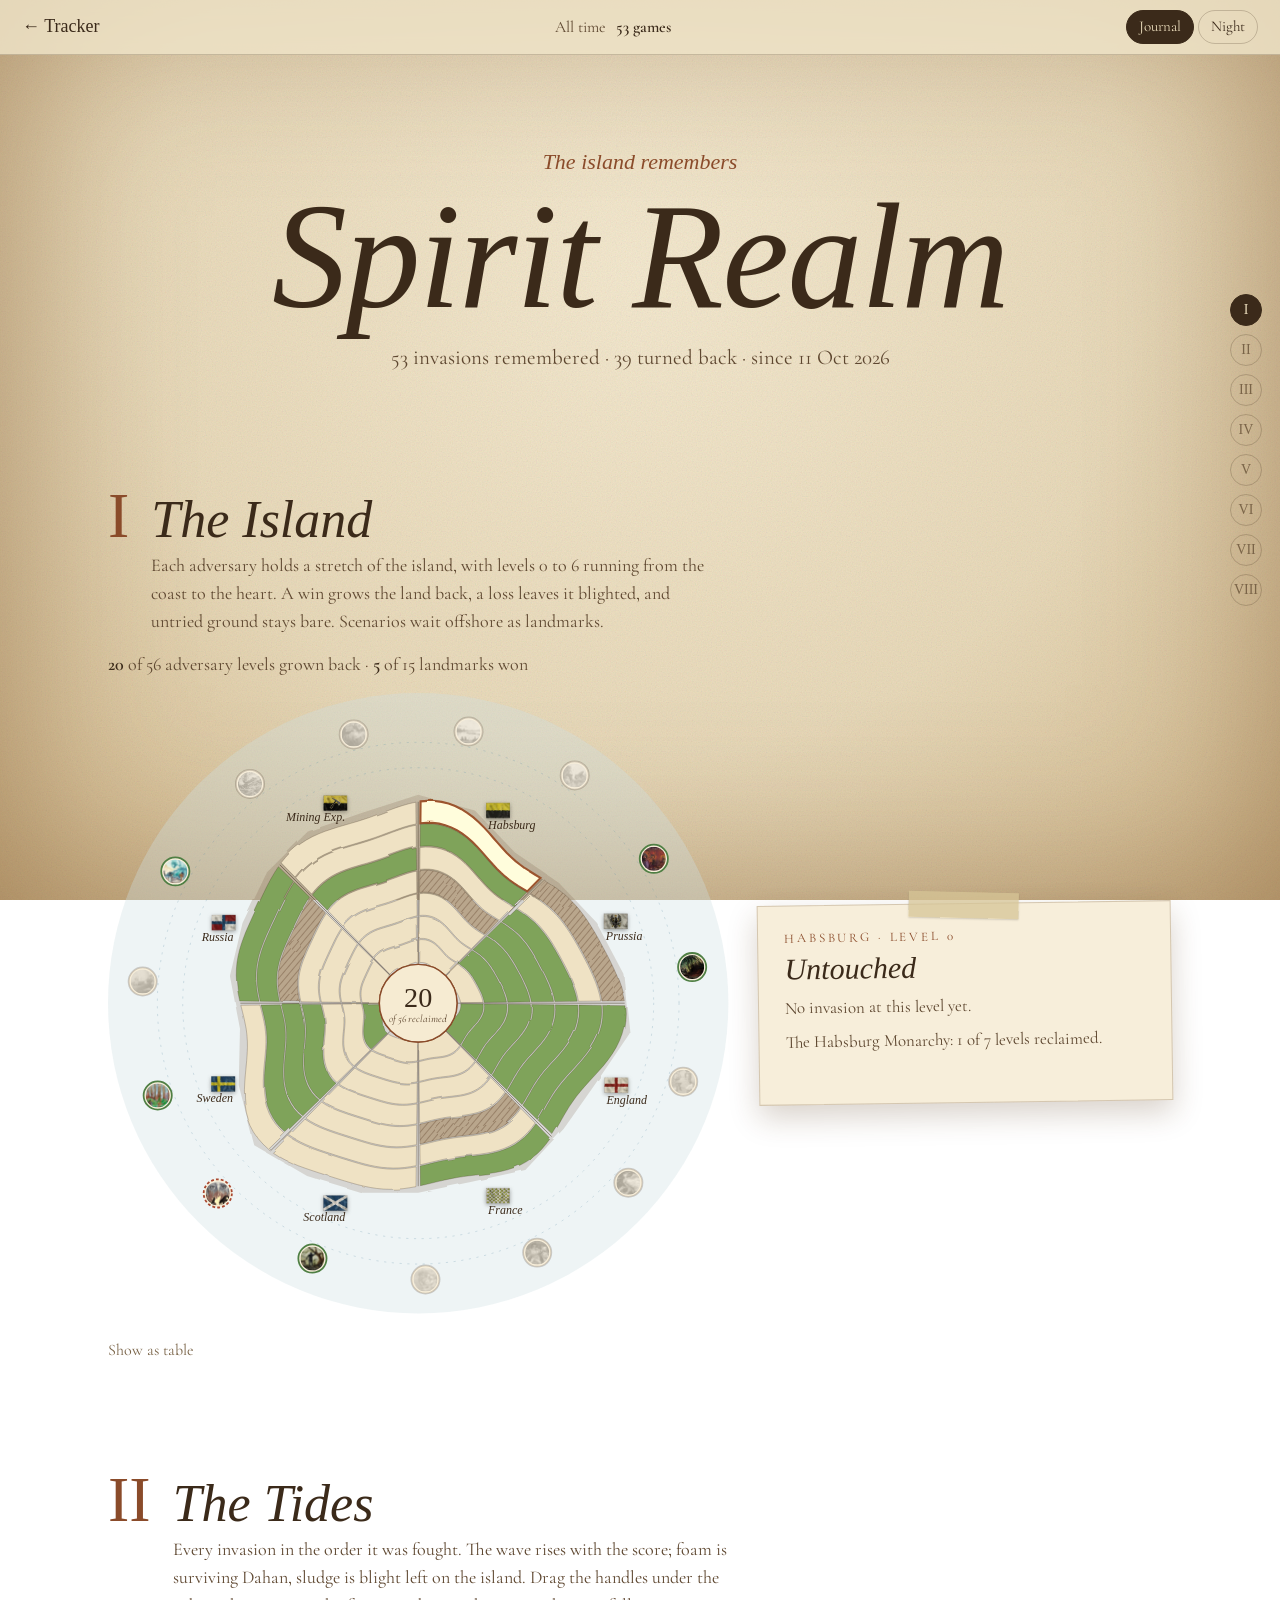
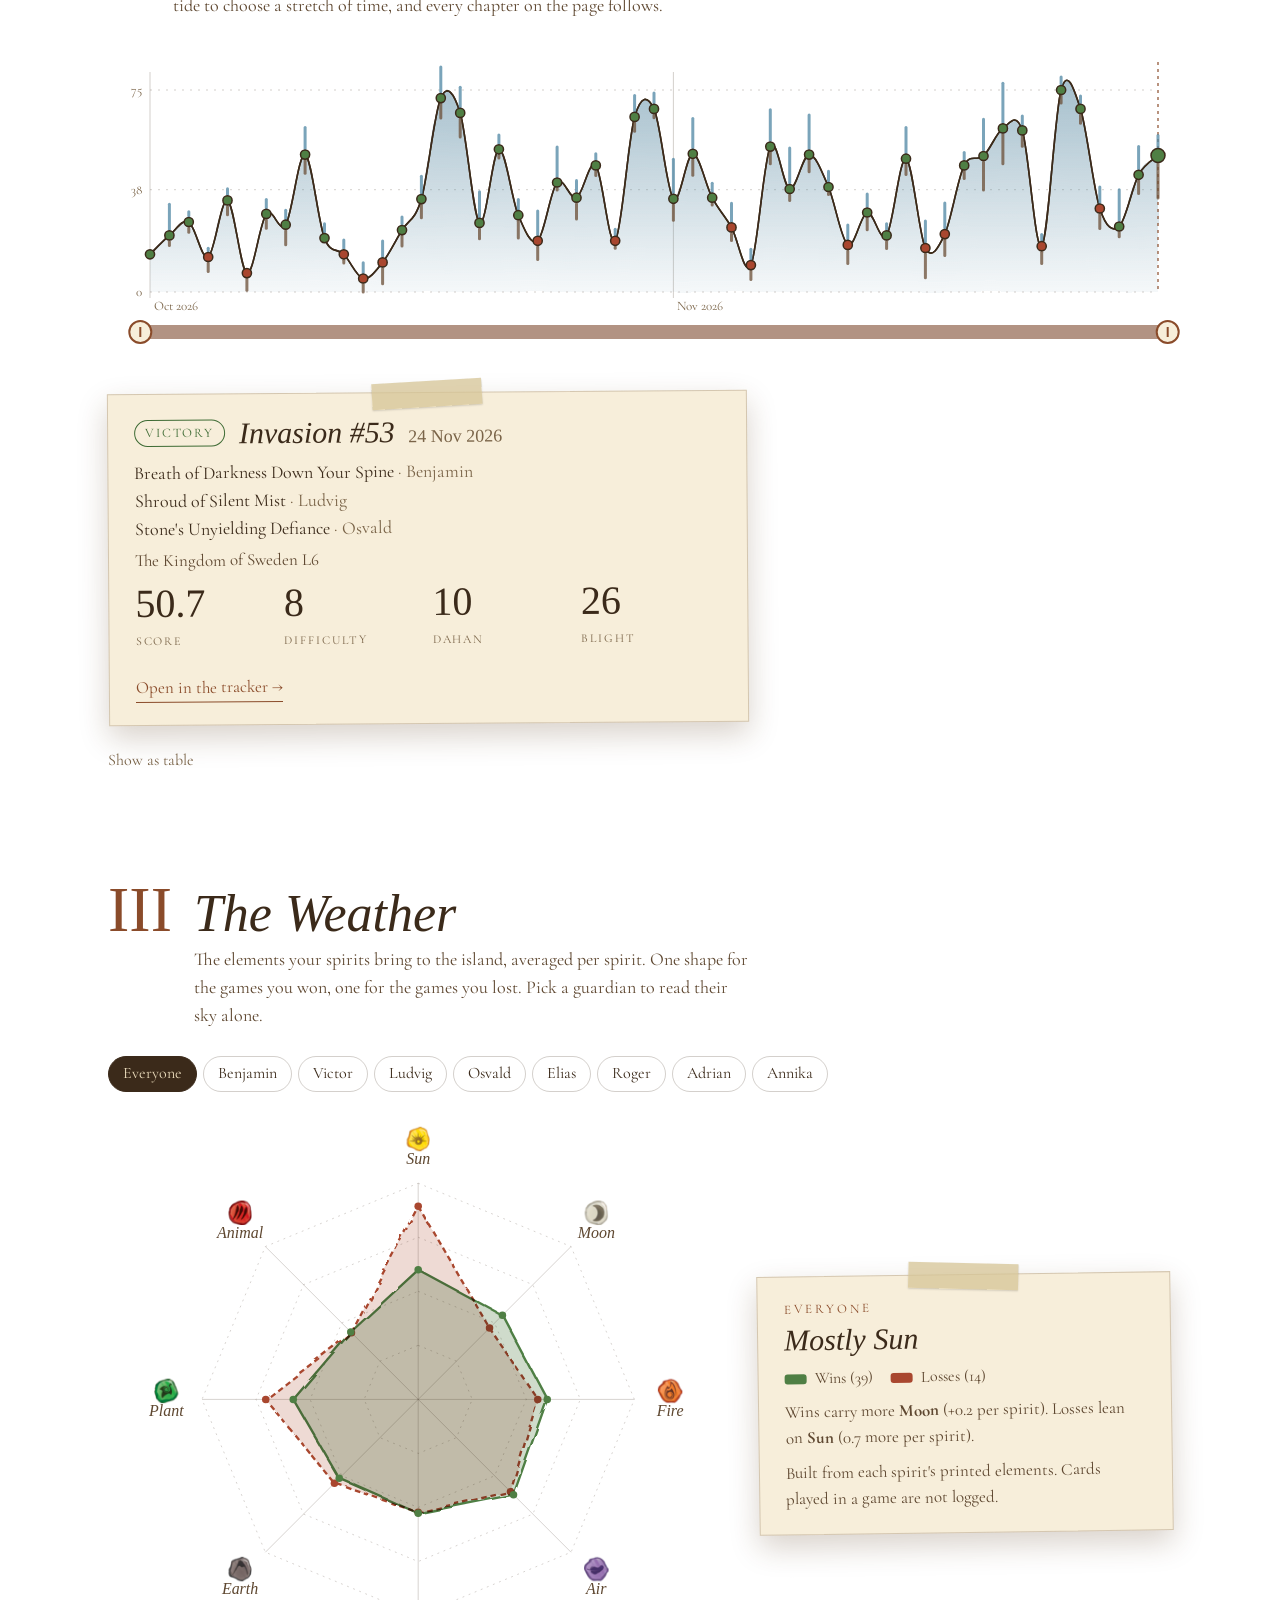
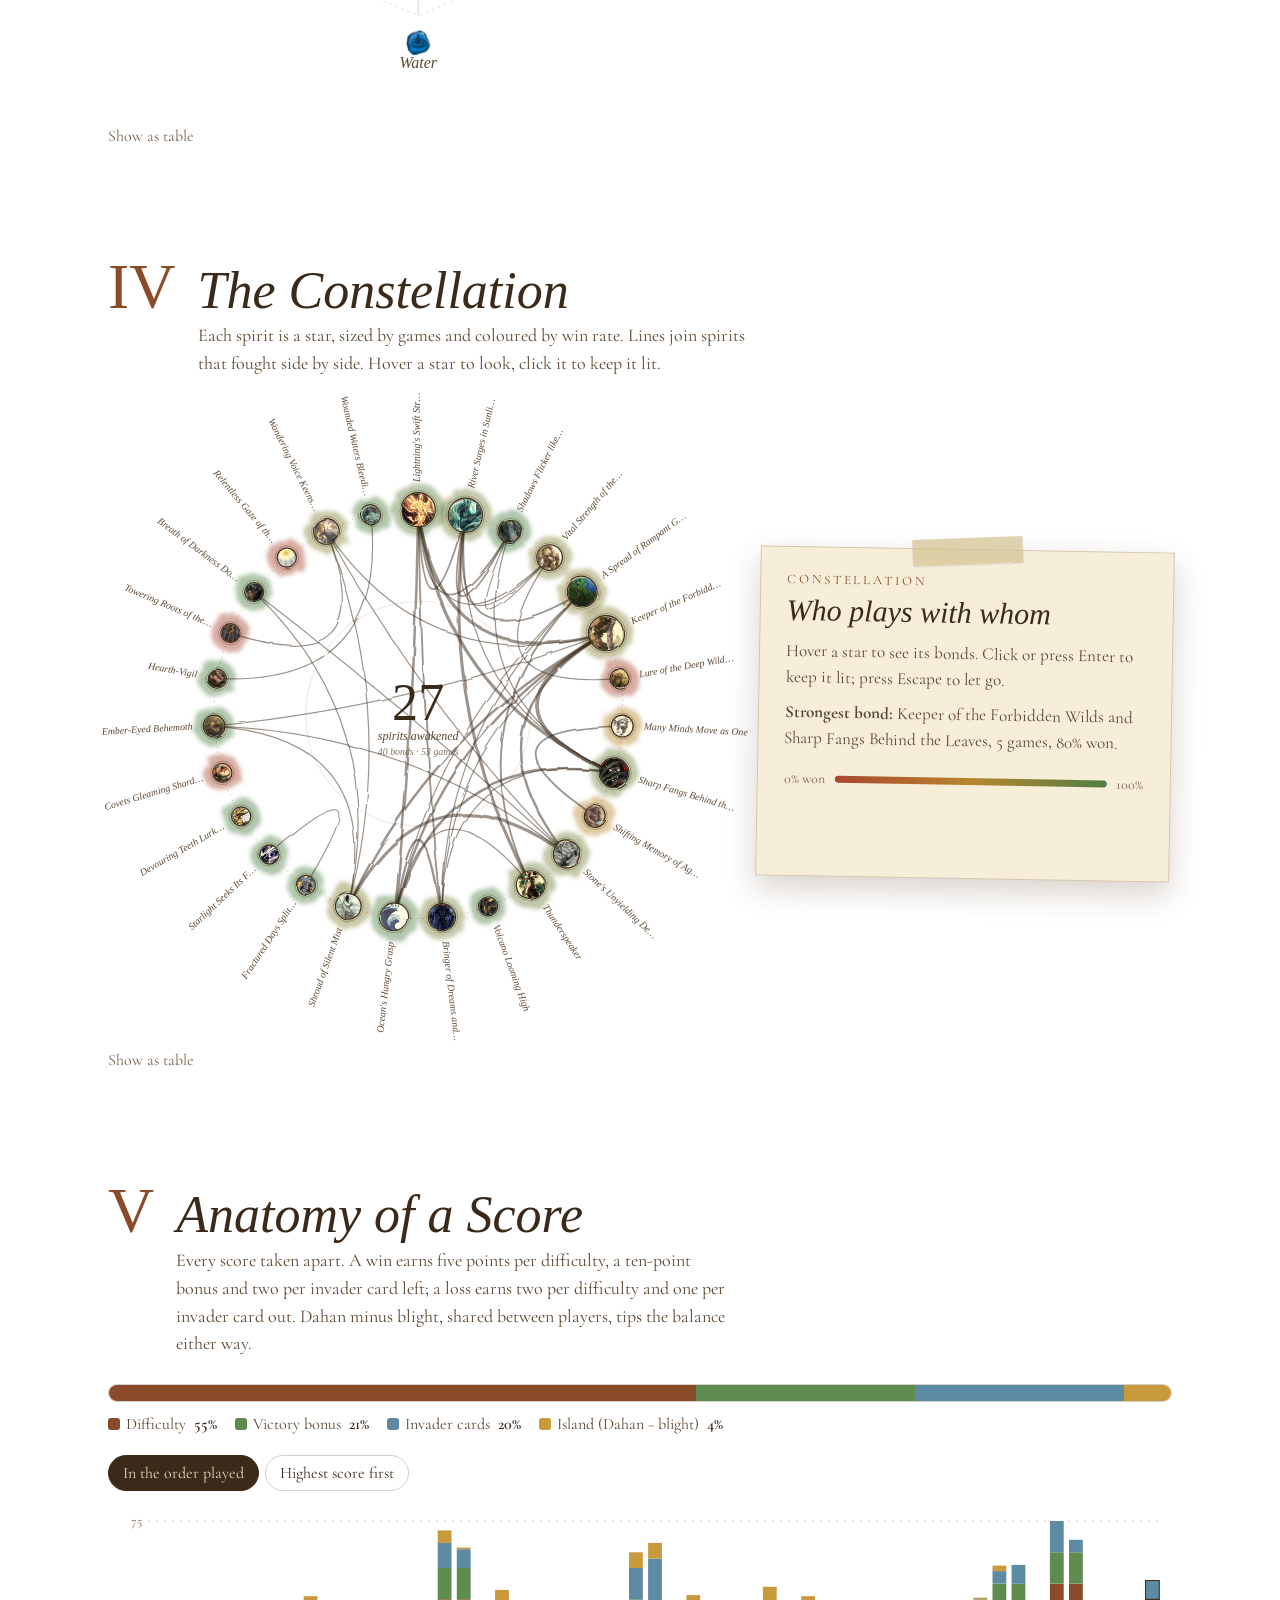
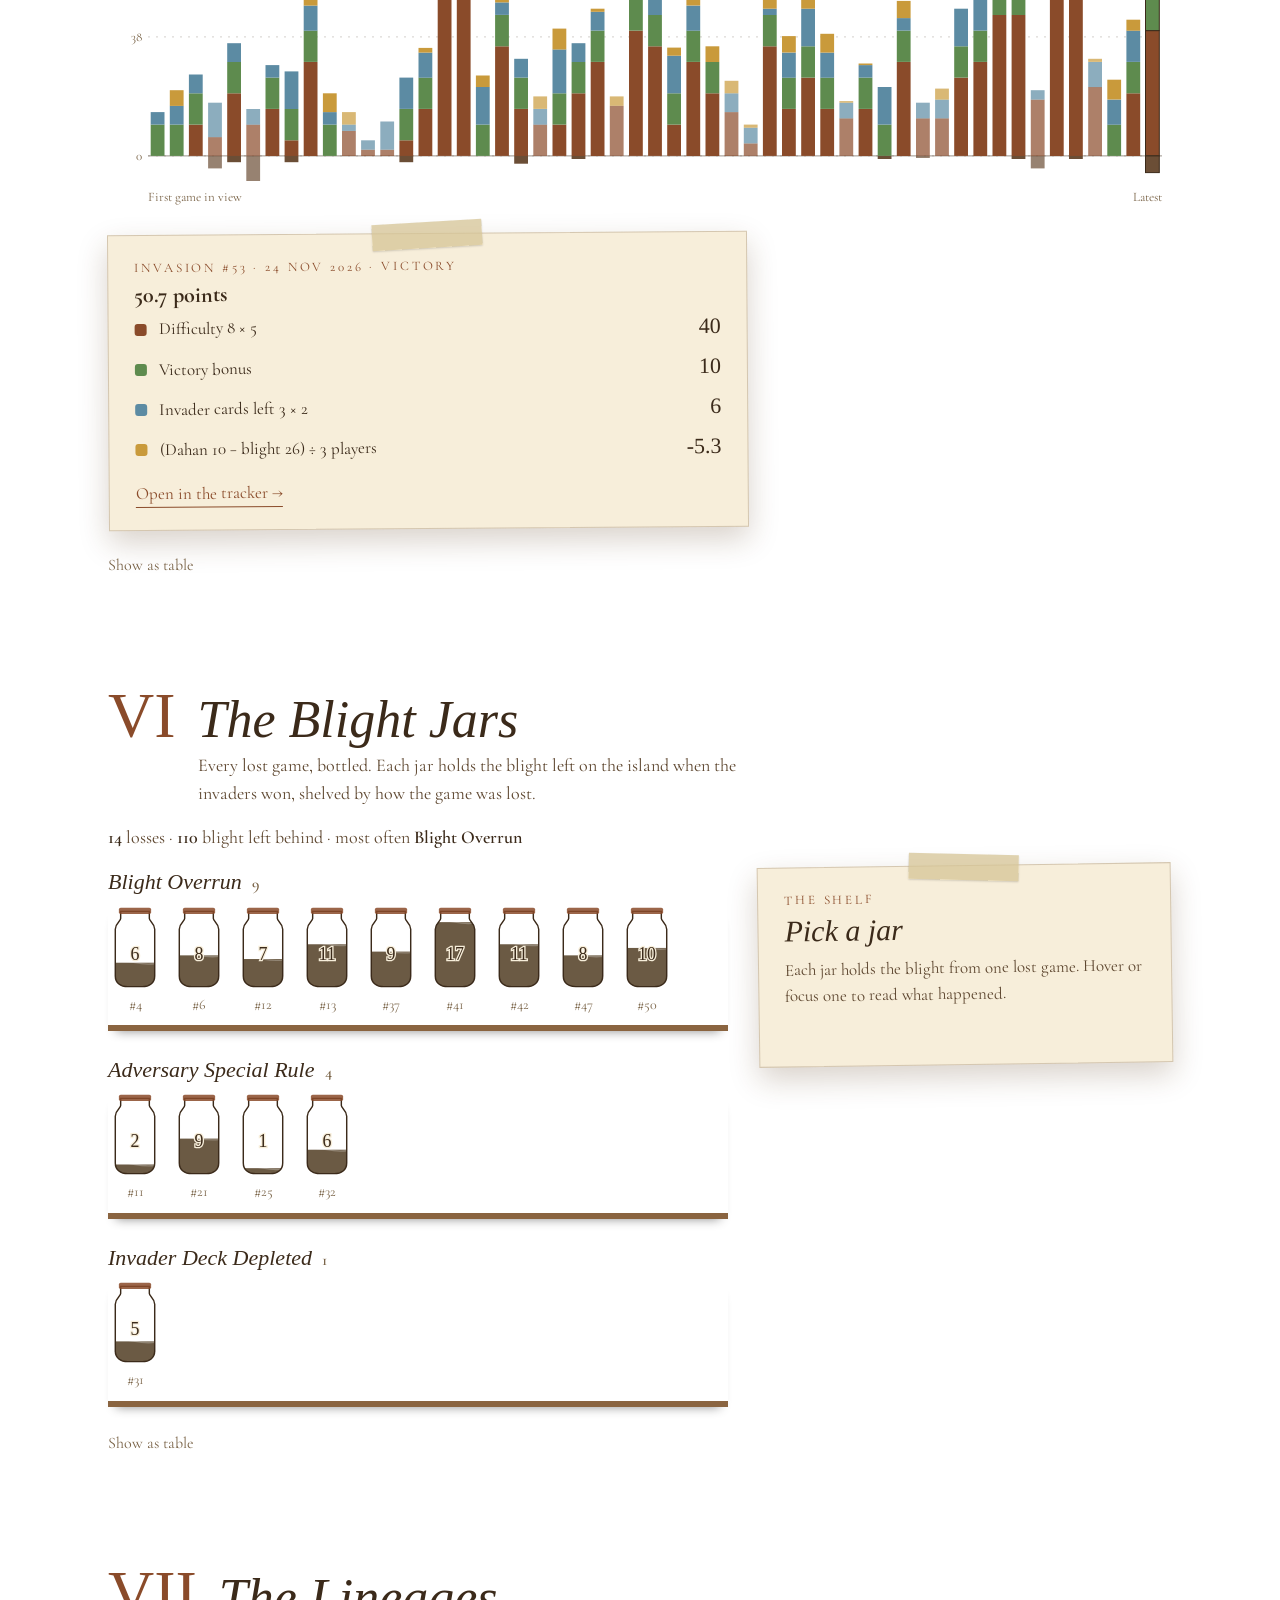
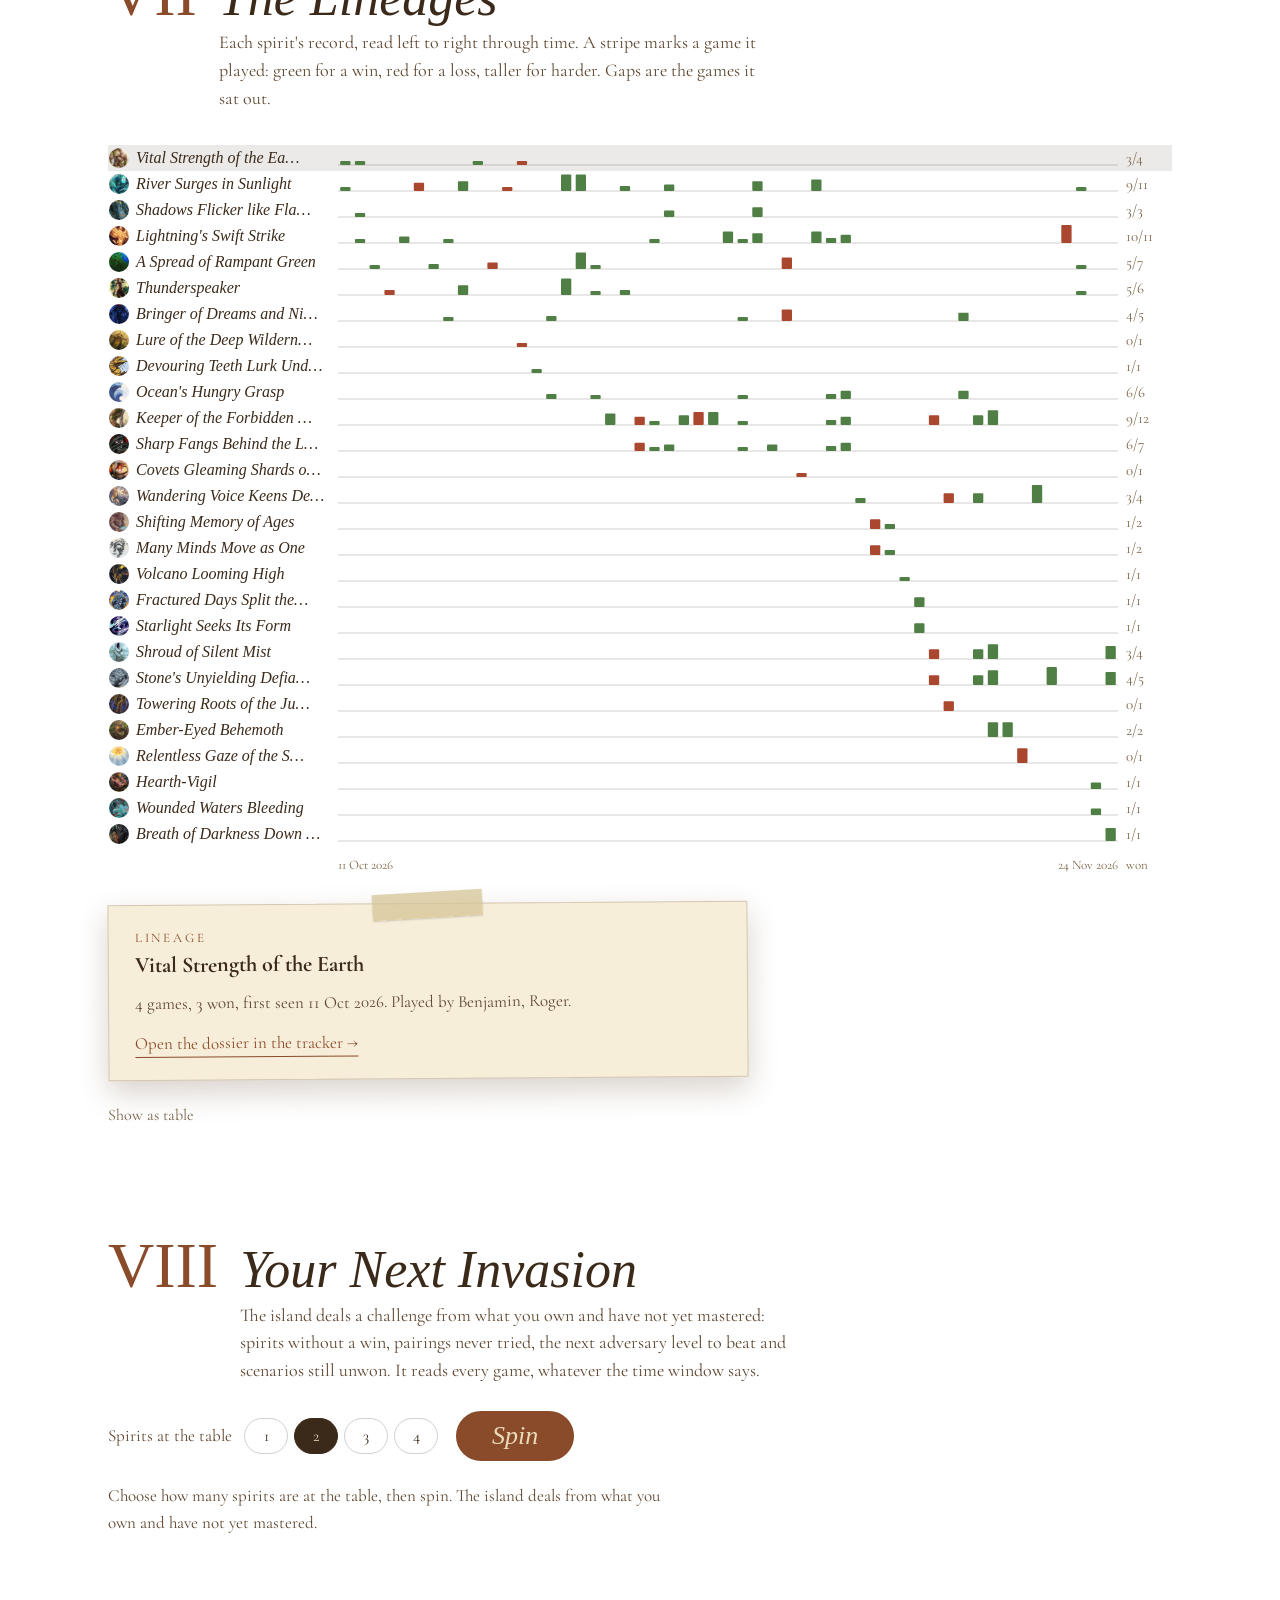
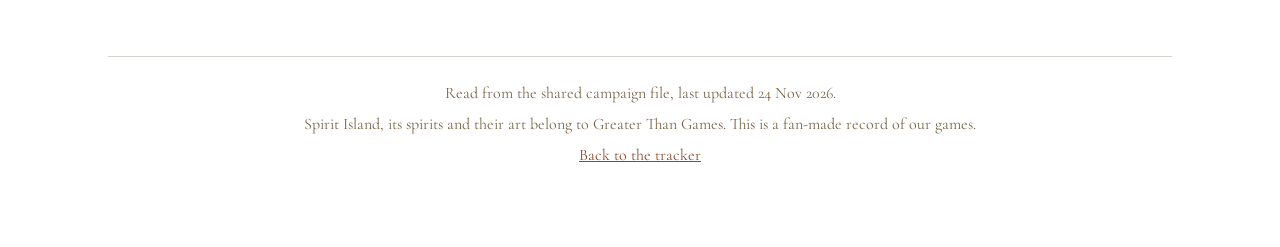
<file: spirit-island/tracker/realm.html>
<!DOCTYPE html>
<html lang="en">
<head>
  <meta charset="UTF-8" />
  <meta name="viewport" content="width=device-width, initial-scale=1.0" />
  <meta name="referrer" content="no-referrer" />
  <title>Spirit Realm</title>
  <meta name="description" content="The Spirit Island campaign told as a story: the island reclaimed, the tides of every game, the elements, who plays with whom and where the points come from." />
  <meta name="theme-color" content="#EADCBD" />
  <link rel="preconnect" href="https://fonts.googleapis.com">
  <link rel="preconnect" href="https://fonts.gstatic.com" crossorigin>
  <link href="https://fonts.googleapis.com/css2?family=IM+Fell+English:ital@0;1&family=Cormorant+Garamond:ital,wght@0,500;0,600;0,700;1,500;1,600&display=swap" rel="stylesheet">
  <link rel="stylesheet" href="css/realm.css?v=5" />
  <script>
    /* Pick the theme before first paint: the one used last, else the device setting */
    (function () {
      var t = null;
      try { t = localStorage.getItem("si_realm_theme"); } catch (e) {}
      if (t !== "journal" && t !== "night") t = window.matchMedia && matchMedia("(prefers-color-scheme: dark)").matches ? "night" : "journal";
      document.documentElement.setAttribute("data-realm", t);
      document.querySelector('meta[name="theme-color"]').setAttribute("content", t === "night" ? "#0B120D" : "#EADCBD");
    })();
  </script>
</head>
<body>
  <a class="skip-link" href="#story">Skip to the story</a>
  <div class="fireflies" aria-hidden="true"></div>

  <header class="realm-bar">
    <a class="back-link" href="index.html">← Tracker</a>
    <div class="window-chip" id="windowChip" aria-live="polite"></div>
    <div class="mode-toggle" role="group" aria-label="Theme">
      <button type="button" data-mode="journal" aria-pressed="false">Journal</button>
      <button type="button" data-mode="night" aria-pressed="false">Night</button>
    </div>
  </header>

  <nav class="chapter-rail" aria-label="Chapters" id="chapterRail"></nav>

  <main id="story">
    <section class="hero">
      <p class="hero-kicker">The island remembers</p>
      <h1>Spirit Realm</h1>
      <p class="hero-sub" id="heroSub">Gathering the island's memories…</p>
    </section>

    <section class="chapter" id="island" data-title="The Island">
      <div class="chapter-head">
        <span class="chapter-num"></span>
        <h2>The Island</h2>
        <p>Each adversary holds a stretch of the island, with levels 0 to 6 running from the coast to the heart. A win grows the land back, a loss leaves it blighted, and untried ground stays bare. Scenarios wait offshore as landmarks.</p>
      </div>
      <p class="chapter-sum" id="islandSummary"></p>
      <div class="split">
        <svg id="islandSvg" class="island-svg" viewBox="-440 -440 880 880" role="group" tabindex="0" aria-label="Island map. Left and right arrows move between adversaries, up and down between levels; above level 0 are the scenario landmarks. Enter opens the game in the tracker."></svg>
        <aside class="side-card" id="islandInfo" aria-live="polite"></aside>
      </div>
      <details class="as-table"><summary>Show as table</summary><div id="islandTable"></div></details>
    </section>

    <section class="chapter" id="tides" data-title="The Tides">
      <div class="chapter-head">
        <span class="chapter-num"></span>
        <h2>The Tides</h2>
        <p>Every invasion in the order it was fought. The wave rises with the score; foam is surviving Dahan, sludge is blight left on the island. Drag the handles under the tide to choose a stretch of time, and every chapter on the page follows.</p>
      </div>
      <div class="tides-frame">
        <svg id="tidesSvg" class="tides-svg" role="group" tabindex="0" aria-label="Tide of games. Use left and right arrows to move between games, Enter to open the game in the tracker."></svg>
      </div>
      <div class="tide-card" id="tideCard" aria-live="polite"></div>
      <details class="as-table"><summary>Show as table</summary><div id="tidesTable"></div></details>
    </section>

    <section class="chapter" id="weather" data-title="The Weather">
      <div class="chapter-head">
        <span class="chapter-num"></span>
        <h2>The Weather</h2>
        <p>The elements your spirits bring to the island, averaged per spirit. One shape for the games you won, one for the games you lost. Pick a guardian to read their sky alone.</p>
      </div>
      <div class="who-pick" id="weatherWho" role="group" aria-label="Whose spirits"></div>
      <div class="split">
        <svg id="weatherSvg" class="weather-svg" viewBox="-330 -310 660 630" role="img" aria-label="Element radar for wins and losses"></svg>
        <aside class="side-card" id="weatherInfo" aria-live="polite"></aside>
      </div>
      <details class="as-table"><summary>Show as table</summary><div id="weatherTable"></div></details>
    </section>

    <section class="chapter" id="constellation" data-title="The Constellation">
      <div class="chapter-head">
        <span class="chapter-num"></span>
        <h2>The Constellation</h2>
        <p>Each spirit is a star, sized by games and coloured by win rate. Lines join spirits that fought side by side. Hover a star to look, click it to keep it lit.</p>
      </div>
      <div class="constellation">
        <svg id="cnSvg" viewBox="-440 -440 880 880" role="group" aria-label="Spirit constellation"></svg>
        <aside class="cn-info" id="cnInfo" aria-live="polite"></aside>
      </div>
      <details class="as-table"><summary>Show as table</summary><div id="cnTable"></div></details>
    </section>

    <section class="chapter" id="anatomy" data-title="Anatomy of a Score">
      <div class="chapter-head">
        <span class="chapter-num"></span>
        <h2>Anatomy of a Score</h2>
        <p>Every score taken apart. A win earns five points per difficulty, a ten-point bonus and two per invader card left; a loss earns two per difficulty and one per invader card out. Dahan minus blight, shared between players, tips the balance either way.</p>
      </div>
      <div id="anatomyShare" class="an-share"></div>
      <div class="pill-pick" id="anatomySort" role="group" aria-label="Order the bars">
        <button type="button" data-sort="played">In the order played</button>
        <button type="button" data-sort="score">Highest score first</button>
      </div>
      <div class="tides-frame">
        <svg id="anatomySvg" class="tides-svg" role="group" tabindex="0" aria-label="Score breakdown per game. Left and right arrows move between games, Enter opens the game in the tracker."></svg>
      </div>
      <div class="tide-card" id="anatomyInfo" aria-live="polite"></div>
      <details class="as-table"><summary>Show as table</summary><div id="anatomyTable"></div></details>
    </section>

    <section class="chapter" id="jars" data-title="The Blight Jars">
      <div class="chapter-head">
        <span class="chapter-num"></span>
        <h2>The Blight Jars</h2>
        <p>Every lost game, bottled. Each jar holds the blight left on the island when the invaders won, shelved by how the game was lost.</p>
      </div>
      <p class="chapter-sum" id="jarsSummary"></p>
      <div class="split jars-split">
        <div class="jars-shelf" id="jarsShelf"></div>
        <aside class="side-card" id="jarsInfo" aria-live="polite"></aside>
      </div>
      <details class="as-table"><summary>Show as table</summary><div id="jarsTable"></div></details>
    </section>

    <section class="chapter" id="lineages" data-title="The Lineages">
      <div class="chapter-head">
        <span class="chapter-num"></span>
        <h2>The Lineages</h2>
        <p>Each spirit's record, read left to right through time. A stripe marks a game it played: green for a win, red for a loss, taller for harder. Gaps are the games it sat out.</p>
      </div>
      <div class="tides-frame">
        <svg id="linSvg" class="tides-svg" role="group" tabindex="0" aria-label="Spirit lineages. Up and down arrows move between spirits, left and right between their games. Enter opens the game or dossier in the tracker."></svg>
      </div>
      <div class="tide-card" id="linInfo" aria-live="polite"></div>
      <details class="as-table"><summary>Show as table</summary><div id="linTable"></div></details>
    </section>

    <section class="chapter" id="next" data-title="Your Next Invasion">
      <div class="chapter-head">
        <span class="chapter-num"></span>
        <h2>Your Next Invasion</h2>
        <p>The island deals a challenge from what you own and have not yet mastered: spirits without a win, pairings never tried, the next adversary level to beat and scenarios still unwon. It reads every game, whatever the time window says.</p>
      </div>
      <div class="next-controls">
        <div class="pill-pick" id="nextPlayers" role="group" aria-label="Spirits at the table">
          <span class="pick-lbl">Spirits at the table</span>
          <button type="button" data-n="1">1</button><button type="button" data-n="2">2</button><button type="button" data-n="3">3</button><button type="button" data-n="4">4</button>
        </div>
        <button type="button" class="spin-btn" id="nextSpin">Spin</button>
      </div>
      <div class="next-deal" id="nextDeal" aria-live="polite"></div>
    </section>

    <footer class="realm-foot">
      <p id="dataSource"></p>
      <p>Spirit Island, its spirits and their art belong to Greater Than Games. This is a fan-made record of our games.</p>
      <p><a href="index.html">Back to the tracker</a></p>
    </footer>
  </main>

  <script src="js/default_data.js?v=21"></script>
  <script src="js/analytics.js?v=12"></script>
  <script src="js/campaign.js?v=2"></script>
  <script src="js/core/state.js?v=21"></script>
  <script src="js/core/data.js?v=26"></script>
  <script src="js/realm/realm.js?v=1"></script>
  <script src="js/realm/tides.js?v=2"></script>
  <script src="js/realm/constellation.js?v=1"></script>
  <script src="js/realm/island.js?v=2"></script>
  <script src="js/realm/weather.js?v=1"></script>
  <script src="js/realm/anatomy.js?v=1"></script>
  <script src="js/realm/jars.js?v=1"></script>
  <script src="js/realm/lineages.js?v=1"></script>
  <script src="js/realm/next.js?v=1"></script>
</body>
</html>
</file>
<file: style.css>
@font-face {
  font-family: "Liberation Mono";
  src: url("fonts/LiberationMono-Regular.woff2") format("woff2");
  font-weight: 400; font-style: normal; font-display: swap;
}

:root {
  --paper: #EFF1F3;
  --ink: #1C2230;
  --muted: #5B6577;
  --accent: #2F45E0;
  --rule: #CBD1DA;
  --serif: "Newsreader", Georgia, "Times New Roman", serif;
  --dur: #8E9BB7;
  --sans: "Hanken Grotesk", system-ui, -apple-system, "Segoe UI", sans-serif;
}

*, *::before, *::after { box-sizing: border-box; }
html { scroll-behavior: smooth; }
body {
  margin: 0;
  background: var(--paper);
  color: var(--ink);
  font-family: var(--serif);
  font-size: 1.15rem;
  line-height: 1.65;
  -webkit-font-smoothing: antialiased;
}

.wrap {
  max-width: 72rem;
  margin: 0 auto;
  padding: 0 clamp(1.25rem, 5vw, 3rem);
}

a { color: inherit; text-decoration-thickness: 1px; text-underline-offset: 0.2em; }
a:hover { color: var(--accent); }
a:focus-visible, button:focus-visible {
  outline: 2px solid var(--accent);
  outline-offset: 3px;
  border-radius: 2px;
}

.skip {
  position: absolute; left: -999px; top: 0;
  background: var(--ink); color: var(--paper);
  padding: 0.6rem 1rem; font-family: var(--sans); font-size: 0.9rem;
}
.skip:focus { left: 1rem; top: 1rem; z-index: 10; }

/* Header */
header .wrap {
  display: flex; justify-content: space-between; align-items: baseline;
  padding-top: 1.75rem; padding-bottom: 1.75rem;
  font-family: var(--sans); font-size: 0.95rem;
}
header nav { display: flex; gap: clamp(0.9rem, 3vw, 1.75rem); flex-wrap: wrap; justify-content: flex-end; }
header a { text-decoration: none; }
header a:hover { color: var(--accent); }

/* Hero */
.hero { padding: clamp(4rem, 12vw, 9rem) 0 clamp(2.5rem, 7vw, 5rem); }
.name {
  margin: 0;
  font-weight: 380;
  font-size: clamp(3.4rem, 12vw, 9rem);
  line-height: 0.95;
  letter-spacing: -0.03em;
}
.name .line { display: block; white-space: nowrap; }
.name .ch {
  display: inline-block;
  --t: 0;
  translate: 0 calc(var(--t) * -0.1em);
  color: color-mix(in srgb, var(--accent) calc(var(--t) * 100%), var(--ink));
  animation: rise 0.9s cubic-bezier(0.2, 0.7, 0.2, 1) both;
  animation-delay: calc(var(--i) * 45ms + 150ms);
  transition: translate 0.25s ease-out, color 0.25s ease-out;
}
@keyframes rise {
  from { transform: translateY(0.35em); opacity: 0; }
  to   { transform: none; opacity: 1; }
}
.lede {
  margin: clamp(2rem, 5vw, 3.5rem) 0 0;
  max-width: 34rem;
  font-size: clamp(1.4rem, 3vw, 1.75rem);
  line-height: 1.35;
}

/* Sections: label on the left, content to its right */
.sec { padding: clamp(3rem, 7vw, 5.5rem) 0; }
.sec > .wrap {
  display: grid;
  grid-template-columns: 8.5rem minmax(0, 1fr);
  gap: 2rem;
}
.sec h2 {
  margin: 0.35rem 0 0;
  font-family: var(--sans);
  font-weight: 500;
  font-size: 0.95rem;
  color: var(--muted);
}
.prose { max-width: 38rem; }
.prose p { margin: 0 0 1.1rem; }

/* Title list + detail pane (Projects and Experience) */
.panes {
  display: grid;
  grid-template-columns: minmax(0, 0.9fr) minmax(0, 1.1fr);
  gap: clamp(2rem, 6vw, 5rem);
  align-items: start;
}
.group-label {
  margin: 0 0 0.9rem;
  font-family: var(--sans);
  font-size: 0.85rem;
  color: var(--muted);
}
.group-label.later { margin-top: 2.5rem; }
.items { list-style: none; margin: 0; padding: 0; }
.items li { margin: 0 0 0.85rem; }
.item {
  display: block;
  background: none; border: 0; padding: 0;
  font: inherit; font-size: 1.35rem; line-height: 1.3;
  color: var(--ink); text-align: left; cursor: pointer;
  transition: color 0.2s, translate 0.25s cubic-bezier(0.2, 0.7, 0.2, 1);
}
.item:hover { color: var(--accent); }
.item[aria-expanded="true"] { color: var(--accent); translate: 0.5rem 0; }

.pane { position: sticky; top: 2rem; max-width: 32rem; min-height: 6rem; }
.pane-empty { margin: 0; font-family: var(--sans); font-size: 0.95rem; color: var(--muted); }
.pane.swap > * { animation: fadein 0.35s ease-out both; }
@keyframes fadein { from { opacity: 0; translate: 0 0.4rem; } to { opacity: 1; translate: 0 0; } }
.pane h3 { margin: 0; font-size: 1.75rem; font-weight: 450; line-height: 1.2; letter-spacing: -0.01em; }
.where { margin: 0.4rem 0 1rem; font-family: var(--sans); font-size: 0.9rem; color: var(--muted); }
.pane p, .detail p { margin: 0 0 0.8rem; }

.detail { display: none; }
.detail h3 { display: none; }

/* =========================================================
   Interactive Floating ISO Flowchart (.fc-widget)
   ========================================================= */
.fc-widget {
  margin: 1.35rem 0 1.5rem;
  font-family: var(--sans);
  border: 1px solid var(--rule);
  border-radius: 6px;
  background:
    radial-gradient(circle, var(--rule) 1px, transparent 1px) 0 0 / 16px 16px,
    color-mix(in srgb, var(--paper) 65%, #fff);
  overflow: hidden;
  box-shadow: 0 6px 20px -10px rgba(28, 34, 48, 0.08);
}

.fc-bar {
  display: flex;
  justify-content: space-between;
  align-items: center;
  gap: 0.5rem;
  padding: 0.55rem 0.75rem;
  background: color-mix(in srgb, var(--paper) 92%, #fff);
  border-bottom: 1px solid var(--rule);
}

.fc-tabs {
  display: inline-flex;
  background: var(--paper);
  padding: 2px;
  border-radius: 4px;
  border: 1px solid var(--rule);
}

.fc-tab {
  background: none;
  border: 0;
  padding: 0.3rem 0.65rem;
  font-family: var(--sans);
  font-size: 0.76rem;
  font-weight: 500;
  color: var(--muted);
  border-radius: 3px;
  cursor: pointer;
  transition: background-color 0.2s, color 0.2s, box-shadow 0.2s;
}

.fc-tab:hover { color: var(--ink); }
.fc-tab.active {
  background: #fff;
  color: var(--accent);
  box-shadow: 0 1px 3px rgba(28, 34, 48, 0.08);
}

.fc-run {
  display: inline-flex;
  align-items: center;
  gap: 0.4rem;
  background: #fff;
  border: 1px solid var(--rule);
  border-radius: 999px;
  padding: 0.28rem 0.7rem;
  font-family: var(--sans);
  font-size: 0.75rem;
  font-weight: 500;
  color: var(--ink);
  cursor: pointer;
  transition: border-color 0.2s, color 0.2s, transform 0.15s;
}

.fc-run:hover {
  border-color: var(--accent);
  color: var(--accent);
}

.fc-run-dot {
  width: 6px;
  height: 6px;
  border-radius: 50%;
  background: var(--accent);
}

.fc-widget.running .fc-run {
  border-color: var(--accent);
  color: var(--accent);
}

.fc-widget.running .fc-run-dot {
  animation: fc-pulse 0.7s infinite alternate;
}

@keyframes fc-pulse {
  from { opacity: 0.3; transform: scale(0.8); }
  to   { opacity: 1; transform: scale(1.3); }
}

/* Shape Legend */
.fc-legend {
  display: flex;
  flex-wrap: wrap;
  gap: 0.75rem 1rem;
  padding: 0.4rem 0.75rem;
  border-bottom: 1px dashed var(--rule);
  background: color-mix(in srgb, var(--paper) 80%, #fff);
  font-size: 0.68rem;
  color: var(--muted);
}

.fc-legend span {
  display: inline-flex;
  align-items: center;
  gap: 0.35rem;
}

.fc-legend i {
  display: inline-block;
  width: 12px;
  height: 8px;
  border: 1.2px solid var(--muted);
  background: #fff;
}

.fc-legend .lg-term { border-radius: 999px; }
.fc-legend .lg-io   { transform: skewX(-16deg); }
.fc-legend .lg-proc { border-radius: 1px; }
.fc-legend .lg-sub  {
  border-color: var(--accent);
  box-shadow: inset 2px 0 0 var(--accent), inset -2px 0 0 var(--accent);
}

.fc-stage {
  padding: 1.15rem 1rem 1rem;
}

.fc-track {
  display: none;
  flex-direction: column;
  align-items: center;
}

.fc-track.active {
  display: flex;
  animation: fadein 0.3s ease-out both;
}

/* Base Flowchart Node */
@keyframes fc-float {
  0%, 100% { transform: translateY(0); }
  50%      { transform: translateY(-2.5px); }
}

.fc-node {
  position: relative;
  width: 100%;
  max-width: 19.5rem;
  background: #fff;
  border: 1.5px solid var(--ink);
  padding: 0.45rem 0.85rem;
  text-align: center;
  box-shadow: 0 3px 8px -2px rgba(28, 34, 48, 0.07);
  animation: fc-float 4.2s ease-in-out infinite;
  animation-delay: calc(var(--step, 0) * -0.45s);
  transition: border-color 0.25s, box-shadow 0.25s, background-color 0.25s, transform 0.25s;
}

.fc-node:hover {
  border-color: var(--accent);
  box-shadow: 0 6px 14px -3px rgba(47, 69, 224, 0.16);
  z-index: 2;
}

/* 1. ISO Terminator (Start / End) — Rounded Pill */
.fc-node.fc-term {
  width: auto;
  min-width: 12.5rem;
  border-radius: 999px;
  padding: 0.35rem 1.15rem;
  background: var(--paper);
  border-color: var(--muted);
}

.fc-node.fc-term .fc-title {
  font-size: 0.78rem;
  font-weight: 500;
  color: var(--ink);
}

/* 2. ISO Input / Output — Slanted Parallelogram */
.fc-node.fc-io {
  transform: skewX(-11deg);
  background: color-mix(in srgb, var(--paper) 45%, #fff);
  border-color: var(--muted);
  animation: none; /* keep skew crisp */
}

.fc-node.fc-io .fc-skew {
  transform: skewX(11deg); /* un-skew inner typography */
}

.fc-node.fc-io:hover {
  transform: skewX(-11deg) translateY(-2px);
  border-color: var(--accent);
}

/* 3. ISO Process — Standard Rectangle */
.fc-node.fc-proc {
  border-radius: 2px;
  border-color: var(--ink);
}

/* 4. ISO Predefined Process / Subroutine — Double Vertical Borders */
.fc-node.fc-sub {
  border-radius: 2px;
  border-color: var(--accent);
  background: color-mix(in srgb, var(--accent) 4%, #fff);
  padding: 0.6rem 1.25rem;
}

.fc-node.fc-sub::before,
.fc-node.fc-sub::after {
  content: "";
  position: absolute;
  top: 0;
  bottom: 0;
  width: 6px;
  border-color: var(--accent);
  border-style: solid;
  border-width: 0;
}

.fc-node.fc-sub::before { left: 0; border-right-width: 1.5px; }
.fc-node.fc-sub::after  { right: 0; border-left-width: 1.5px; }

.fc-sub-pipeline {
  margin-top: 0.45rem;
  padding-top: 0.45rem;
  border-top: 1px dashed color-mix(in srgb, var(--accent) 35%, transparent);
  display: flex;
  flex-direction: column;
  gap: 0.2rem;
  text-align: left;
  font-family: "Liberation Mono", monospace;
  font-size: 0.7rem;
  color: var(--muted);
}

.fc-sub-pipeline span {
  padding: 0.1rem 0.35rem;
  border-radius: 2px;
  transition: background-color 0.2s, color 0.2s;
}

.fc-sub-pipeline span.sub-active {
  background: var(--accent);
  color: #fff;
}

/* Accent modifiers for Automated view */
.fc-node.fc-accent {
  border-color: var(--accent);
}

/* Node Typography */
.fc-code {
  display: block;
  font-family: "Liberation Mono", monospace;
  font-size: 0.66rem;
  text-transform: uppercase;
  letter-spacing: 0.04em;
  color: var(--muted);
  margin-bottom: 0.1rem;
}

.fc-sub .fc-code,
.fc-accent .fc-code {
  color: var(--accent);
}

.fc-title {
  display: block;
  font-size: 0.82rem;
  font-weight: 500;
  line-height: 1.3;
  color: var(--ink);
}

/* Directional Connectors (Flowlines) */
.fc-arrow {
  position: relative;
  width: 1.5px;
  height: 15px;
  background: var(--rule);
  transition: background-color 0.25s;
}

.fc-arrow::after {
  content: "";
  position: absolute;
  bottom: -1px;
  left: 50%;
  transform: translateX(-50%);
  border-left: 4px solid transparent;
  border-right: 4px solid transparent;
  border-top: 5px solid var(--rule);
  transition: border-top-color 0.25s;
}

/* Active Trace Simulation Highlights */
.fc-node.trace-active {
  border-color: var(--accent) !important;
  background: color-mix(in srgb, var(--accent) 8%, #fff) !important;
  box-shadow: 0 0 0 3px rgba(47, 69, 224, 0.18), 0 6px 16px -4px rgba(47, 69, 224, 0.25) !important;
}

.fc-node.trace-done {
  border-color: var(--accent);
}

.fc-arrow.trace-done {
  background: var(--accent);
}

.fc-arrow.trace-done::after {
  border-top-color: var(--accent);
}

.fc-summary {
  margin: 0.9rem 0 0 !important;
  font-size: 0.76rem;
  color: var(--muted);
  text-align: center;
}

.fc-summary-accent {
  color: var(--accent);
  font-weight: 500;
}

/* Timeline */
.tl { list-style: none; margin: 0; padding: 0 0 0 1.5rem; }
.tl-year { position: relative; --gap: 1.75rem; margin: 0 0 var(--gap); }
.tl-year::before {
  content: ""; position: absolute;
  left: calc(-1.5rem - 3.5px); top: 0.5rem;
  width: 8px; height: 8px; border-radius: 50%;
  background: var(--paper); border: 1.5px solid var(--muted);
  z-index: 1;
}
.tl-year::after {
  content: ""; position: absolute;
  left: -1.5rem; top: 1rem; bottom: calc(var(--gap) * -1);
  border-left: 1px solid var(--rule);
}
.tl-year:last-child::after { display: none; }
.tl-year.jump { --gap: 3rem; }
.tl-year.jump::after { border-left-style: dashed; }
.tl-label { margin: 0 0 0.45rem; font-family: var(--sans); font-size: 0.85rem; color: var(--muted); }
.tl .items li { margin-bottom: 0.5rem; }
.tl .item { font-size: 1.2rem; }

/* Interests */
.interests { list-style: none; margin: 0; padding: 0; max-width: 38rem; }
.interests li { margin: 0 0 0.5rem; font-size: 1.3rem; line-height: 1.4; }
.nudge { margin: 2.75rem 0 0; font-size: 1rem; font-style: italic; }
.nudge a { color: var(--muted); text-decoration: none; }
.nudge a:hover { color: var(--accent); text-decoration: underline; }

/* Footer */
footer .wrap {
  display: flex; justify-content: space-between; flex-wrap: wrap; gap: 0.75rem 2rem;
  padding-top: 2.5rem; padding-bottom: 3rem;
  font-family: var(--sans); font-size: 0.9rem; color: var(--muted);
}
footer .links { display: flex; gap: 1.5rem; flex-wrap: wrap; }
footer a { color: var(--ink); }
footer a:hover { color: var(--accent); }
footer a.personal {
  color: var(--accent);
  text-decoration: underline;
  text-decoration-thickness: 1.5px;
  text-underline-offset: 0.25em;
}

.entries { list-style: none; margin: 2rem 0 0; padding: 0; max-width: 38rem; }
.entries li { margin: 0 0 1.6rem; }
.entries .kind { display: block; font-family: var(--sans); font-size: 0.85rem; color: var(--muted); }
.entries .entry-title { font-size: 1.35rem; }
.entries .entry-note { display: block; margin-top: 0.15rem; color: var(--muted); }
.empty { color: var(--muted); margin: 2rem 0 0; }

/* Narrow screens: details open under the title instead of on the right */
@media (max-width: 800px) {
  .sec > .wrap { grid-template-columns: minmax(0, 1fr); gap: 1.25rem; }
  .panes { grid-template-columns: minmax(0, 1fr); }
  .pane { display: none; }
  .items li.open .detail {
    display: block;
    margin: 0.75rem 0 1.5rem;
    padding-left: 1rem;
    border-left: 1px solid var(--rule);
  }
  .item[aria-expanded="true"] { translate: 0 0; }
}

@media (prefers-reduced-motion: reduce) {
  html { scroll-behavior: auto; }
  .name .ch { animation: none; transition: none; }
  .pane.swap > * { animation: none; }
  .item { transition: color 0.2s; }
  .fc-node { animation: none; }
}

/* Pictures inside entry text (Personal timeline) */
.pane figure, .detail figure { margin: 1.25rem 0; }
.pane figure img, .detail figure img { display: block; max-width: 100%; height: auto; }
.pane figcaption, .detail figcaption {
  margin-top: 0.4rem;
  font-family: var(--sans); font-size: 0.85rem; color: var(--muted);
}
.ph-box {
  display: grid; place-items: center;
  aspect-ratio: 3 / 2; width: 100%;
  border: 1px dashed var(--muted);
  font-family: var(--sans); font-size: 0.9rem; color: var(--muted);
}

/* Projects and Experience timelines (inside .tl-wrap; the Personal page is not affected) */
.tl-wrap { position: relative; padding-left: 22px; }
.tl-wrap .tl-year { transition: margin-bottom 0.5s ease; }
.tl.scaled .tl-year:not(.extra) { min-height: 8rem; }
.tl-wrap .tl-year.end::after { display: none; }

/* Years that only appear when a selected duration needs them */
.tl-wrap .tl-year.extra {
  display: grid;
  grid-template-rows: 0fr;
  opacity: 0;
  margin-bottom: 0;
  transition: grid-template-rows 0.5s ease, opacity 0.4s ease, margin-bottom 0.5s ease;
}
.tl-wrap .tl-year.extra.shown {
  grid-template-rows: 1fr;
  opacity: 1;
  margin-bottom: var(--gap);
}
.tl-inner { min-height: 0; overflow: hidden; }
.tl-spacer { height: 6rem; }

/* The duration line: drawn from the end date down to the start date */
.dur {
  position: absolute; left: 3px; width: 8px; top: 0; height: 0;
  pointer-events: none;
  opacity: 0;
  clip-path: inset(0 0 100% 0);
  transition: clip-path 0.8s cubic-bezier(0.2, 0.7, 0.2, 1), opacity 0.2s ease;
}
.dur.grow { opacity: 1; clip-path: inset(0 0 0 0); }
.dur::before {
  content: ""; position: absolute; left: 3px; top: 3px; bottom: 3px;
  width: 2px; border-radius: 1px; background: var(--dur);
}
.dur .cap {
  position: absolute; left: 1px; width: 6px; height: 6px; border-radius: 50%;
  background: var(--dur);
}
.dur .cap.top { top: 0; }
.dur .cap.bottom { bottom: 0; }

@media (prefers-reduced-motion: reduce) {
  .tl-wrap .tl-year, .tl-wrap .tl-year.extra, .dur { transition: none; }
}

/* Dates at the ends of the duration line (desktop) */
.dur-date {
  position: absolute; left: -4px;
  transform: translate(-100%, -50%);
  font-family: var(--sans); font-size: 0.75rem; line-height: 1; color: var(--muted);
  white-space: nowrap; pointer-events: none;
  opacity: 0;
  transition: opacity 0.3s ease;
}
.dur-date.on { opacity: 1; }
.dur-date.bottom.on { transition-delay: 0.55s; }
@media (max-width: 800px) { .dur-date { display: none; } }

/* Duration under the date line in the details */
.span, .pane .span, .detail .span { margin: -0.75rem 0 1rem; font-family: var(--sans); font-size: 0.85rem; color: var(--muted); }

/* Copy link, previous and next in the detail pane */
.pane-tools { margin-top: 1.25rem; }
.copy-link {
  background: none; border: 0; padding: 0; cursor: pointer;
  font-family: var(--sans); font-size: 0.85rem; color: var(--muted);
  text-decoration: underline; text-decoration-thickness: 1px; text-underline-offset: 0.2em;
}
.copy-link:hover { color: var(--accent); }
.pane-nav {
  display: flex; justify-content: space-between; align-items: flex-start; gap: 1.5rem;
  margin-top: 1.75rem; padding-top: 1rem; border-top: 1px solid var(--rule);
}
.pane-nav button {
  background: none; border: 0; padding: 0; cursor: pointer;
  font: inherit; color: var(--ink); text-align: left; max-width: 48%;
}
.pane-nav .next { margin-left: auto; text-align: right; }
.pane-nav small { display: block; margin-bottom: 0.15rem; font-family: var(--sans); font-size: 0.78rem; color: var(--muted); }
.pane-nav span { display: block; font-size: 1rem; line-height: 1.3; transition: color 0.2s; }
.pane-nav button:hover span { color: var(--accent); }

/* Main page: header that follows you, with the current section marked */
[data-page="home"] header {
  position: sticky; top: 0; z-index: 15;
  background: color-mix(in srgb, var(--paper) 90%, transparent);
  -webkit-backdrop-filter: blur(8px); backdrop-filter: blur(8px);
  transition: box-shadow 0.3s ease;
}
[data-page="home"] header .wrap { padding-top: 1.25rem; padding-bottom: 1.25rem; }
[data-page="home"] header.scrolled { box-shadow: 0 1px 0 var(--rule); }
[data-page="home"] header nav a { transition: color 0.2s; }
[data-page="home"] header nav a.current {
  color: var(--accent);
  text-decoration: underline; text-decoration-thickness: 1.5px; text-underline-offset: 0.4em;
}
html:has(body[data-page="home"]) { scroll-padding-top: 5rem; }
[data-page="home"] .pane { top: 5.5rem; }
[data-page="home"] .item { scroll-margin-top: 6rem; scroll-margin-bottom: 2rem; }

footer button.print-link {
  background: none; border: 0; padding: 0; cursor: pointer;
  font: inherit; color: var(--ink);
  text-decoration: underline; text-decoration-thickness: 1px; text-underline-offset: 0.2em;
}
footer button.print-link:hover { color: var(--accent); }
.print-only { display: none; }

/* Phones: keep the following header to a single slim row */
@media (max-width: 600px) {
  [data-page="home"] header .wrap { padding-top: 0.9rem; padding-bottom: 0.9rem; }
  [data-page="home"] header .wrap > a:first-child { display: none; }
  [data-page="home"] header nav { width: 100%; justify-content: space-between; gap: 0.5rem; flex-wrap: nowrap; font-size: 0.9rem; }
}
/* Flowchart: no floating for reduced motion */
@media (prefers-reduced-motion: reduce) {
  .fc-node { animation: none !important; }
  .fc-track.active { animation: none; }
}

/* Link from the project text to the calculator */
.app-link {
  font-family: var(--sans); font-size: 0.95rem; color: var(--accent);
  text-decoration: underline; text-decoration-thickness: 1px; text-underline-offset: 0.2em;
}

/* =========================================================
   Opportunity costs made simple (opportunity-costs.html)
   ========================================================= */
[data-page="oc"] { --invest: var(--accent); --cash: var(--ink); --resale: var(--t-engagement); }
.oc-hero { padding: clamp(3rem, 8vw, 6rem) 0 clamp(2rem, 4vw, 3rem); }
.oc-hero h1 {
  margin: 0; max-width: 16ch;
  font-weight: 380; font-size: clamp(2.6rem, 7vw, 5rem); line-height: 1; letter-spacing: -0.025em;
}
.oc-lede { margin: 1.5rem 0 0; max-width: 34rem; font-size: clamp(1.2rem, 2.4vw, 1.45rem); line-height: 1.4; color: var(--muted); }

.oc-block { margin: 0 0 2rem; }
.oc-row-head { display: flex; justify-content: space-between; align-items: baseline; gap: 1rem; margin: 0 0 0.9rem; }
.oc-small { margin: 0; font-family: var(--sans); font-weight: 500; font-size: 0.9rem; color: var(--muted); }
.oc-badge { font-family: var(--sans); font-size: 0.8rem; color: var(--accent); }
.oc-muted { margin: 0; font-family: var(--sans); font-size: 0.9rem; color: var(--muted); line-height: 1.5; }
.oc-h2 { margin: 0 0 0.25rem; font-weight: 450; font-size: 1.6rem; line-height: 1.2; }

/* Presets */
.oc-presets { display: grid; grid-template-columns: repeat(4, minmax(0, 1fr)); gap: 0.75rem; }
.oc-preset {
  display: flex; flex-direction: column; gap: 0.15rem; text-align: left;
  padding: 0.9rem 1rem; cursor: pointer;
  background: color-mix(in srgb, var(--paper) 55%, #fff);
  border: 1px solid var(--rule); border-radius: 8px;
  font: inherit; color: var(--ink);
  transition: border-color 0.2s, box-shadow 0.2s;
}
.oc-preset:hover { border-color: var(--muted); }
.oc-preset[aria-pressed="true"] { border-color: var(--accent); box-shadow: 0 0 0 1px var(--accent); }
.oc-preset-name { font-size: 1.15rem; line-height: 1.25; }
.oc-preset-sub { font-family: var(--sans); font-size: 0.82rem; color: var(--muted); }
.oc-preset-cost { margin-top: 0.6rem; font-family: var(--sans); font-size: 0.8rem; color: var(--muted); font-variant-numeric: tabular-nums; }

/* Cards and layout */
.oc-main { display: grid; grid-template-columns: minmax(0, 5fr) minmax(0, 7fr); gap: 1.25rem; align-items: start; margin: 0 0 1.25rem; }
.oc-card {
  background: color-mix(in srgb, var(--paper) 55%, #fff);
  border: 1px solid var(--rule); border-radius: 10px;
  padding: clamp(1.1rem, 3vw, 1.75rem);
}

/* Controls */
.oc-field { margin: 0 0 1.6rem; }
.oc-field:last-child { margin-bottom: 0; }
.oc-field-head { display: flex; justify-content: space-between; align-items: flex-end; gap: 1rem; margin: 0 0 0.6rem; }
.oc-label { font-size: 1.05rem; line-height: 1.25; }
.oc-label small { display: block; margin-top: 0.1rem; font-family: var(--sans); font-size: 0.8rem; color: var(--muted); }
.oc-num {
  display: inline-flex; align-items: baseline; gap: 0.2rem; flex-shrink: 0;
  padding: 0.3rem 0.55rem; border: 1px solid var(--rule); border-radius: 6px; background: #fff;
  font-family: var(--sans); font-size: 0.85rem; color: var(--muted);
}
.oc-num:focus-within { border-color: var(--accent); }
.oc-num input {
  width: 6.5rem; border: 0; padding: 0; background: transparent; outline: none;
  font: inherit; font-size: 0.95rem; color: var(--ink); text-align: right; font-variant-numeric: tabular-nums;
}
.oc-value { font-family: var(--sans); font-size: 0.95rem; color: var(--accent); font-variant-numeric: tabular-nums; }
.oc-controls input[type="range"] { width: 100%; margin: 0; accent-color: var(--accent); cursor: pointer; }

.oc-seg { display: flex; flex-wrap: wrap; gap: 0.35rem; }
.oc-chips { display: flex; flex-wrap: wrap; gap: 0.35rem; margin-top: 0.7rem; }
.oc-seg button, .oc-chips button {
  padding: 0.35rem 0.7rem; cursor: pointer;
  background: transparent; border: 1px solid var(--rule); border-radius: 999px;
  font-family: var(--sans); font-size: 0.82rem; color: var(--muted);
  transition: color 0.2s, border-color 0.2s, background-color 0.2s;
}
.oc-seg button:hover, .oc-chips button:hover { color: var(--ink); border-color: var(--muted); }
.oc-seg button[aria-pressed="true"], .oc-chips button[aria-pressed="true"] {
  color: #fff; background: var(--ink); border-color: var(--ink);
}

.oc-switch-row { display: flex; justify-content: space-between; align-items: center; gap: 1rem; padding-top: 1.2rem; border-top: 1px solid var(--rule); }
.oc-switch {
  position: relative; flex-shrink: 0; width: 42px; height: 24px; padding: 0; cursor: pointer;
  border: 0; border-radius: 999px; background: var(--rule); transition: background-color 0.2s;
}
.oc-switch span {
  position: absolute; left: 3px; top: 3px; width: 18px; height: 18px; border-radius: 50%;
  background: #fff; box-shadow: 0 1px 2px rgba(0,0,0,0.15); transition: transform 0.2s;
}
.oc-switch[aria-checked="true"] { background: var(--accent); }
.oc-switch[aria-checked="true"] span { transform: translateX(18px); }

/* Result */
.oc-mult { font-family: var(--sans); font-size: 0.85rem; color: var(--accent); text-align: right; }
.oc-big {
  margin: 0.2rem 0 0.4rem;
  font-weight: 380; font-size: clamp(2.6rem, 6vw, 4.2rem); line-height: 1.05; letter-spacing: -0.02em;
  font-variant-numeric: tabular-nums;
}
.oc-bars { margin: 1.6rem 0 0; padding-top: 1.4rem; border-top: 1px solid var(--rule); display: grid; gap: 1.4rem; }
.oc-bar-head { display: flex; justify-content: space-between; align-items: baseline; gap: 1rem; margin-bottom: 0.5rem; }
.oc-bar-head span { display: inline-flex; align-items: center; gap: 0.5rem; font-size: 1.05rem; }
.oc-bar-head strong { font-weight: 450; font-size: 1.3rem; font-variant-numeric: tabular-nums; }
.oc-bar { display: flex; gap: 2px; height: 10px; border-radius: 999px; overflow: hidden; background: var(--paper); border: 1px solid var(--rule); }
.oc-fill { height: 100%; transition: width 0.5s cubic-bezier(0.2, 0.7, 0.2, 1); }
.oc-fill-cash { background: var(--cash); opacity: 0.55; }
.oc-fill-growth { background: var(--invest); }
.oc-fill-resale { background: var(--resale); }
.oc-bar-foot { display: flex; justify-content: space-between; gap: 1rem; margin-top: 0.4rem; font-family: var(--sans); font-size: 0.8rem; color: var(--muted); font-variant-numeric: tabular-nums; }
.oc-note { margin-top: 1.6rem; padding-top: 1.2rem; border-top: 1px solid var(--rule); }
.oc-note p { margin: 0 0 0.7rem; font-size: 1rem; line-height: 1.55; }
.oc-note p:last-child { margin-bottom: 0; color: var(--muted); }

.oc-dot { display: inline-block; width: 9px; height: 9px; border-radius: 50%; }
.oc-dot-invest { background: var(--invest); }
.oc-dot-cash { width: 14px; height: 0; border-radius: 0; border-top: 2px dashed var(--cash); opacity: 0.6; }
.oc-dot-resale { background: var(--resale); }

/* Chart */
.oc-chart-card { margin: 0 0 2.5rem; }
.oc-chart-head { display: flex; justify-content: space-between; align-items: flex-start; flex-wrap: wrap; gap: 1rem; margin: 0 0 1.25rem; }
.oc-legend { list-style: none; margin: 0; padding: 0; display: flex; flex-wrap: wrap; gap: 0.5rem 1.1rem; font-family: var(--sans); font-size: 0.82rem; color: var(--muted); }
.oc-legend li { display: inline-flex; align-items: center; gap: 0.4rem; }
.oc-chart { position: relative; width: 100%; touch-action: pan-y; }
.oc-chart svg { display: block; overflow: visible; }
.oc-grid { stroke: var(--rule); stroke-width: 1; }
.oc-axis { font-family: var(--sans); font-size: 11px; fill: var(--muted); }
.oc-area { fill: var(--invest); opacity: 0.09; }
.oc-line-invest { fill: none; stroke: var(--invest); stroke-width: 2.5; stroke-linejoin: round; }
.oc-line-cash { fill: none; stroke: var(--cash); stroke-width: 1.5; stroke-dasharray: 4 4; opacity: 0.6; }
.oc-line-resale { fill: none; stroke: var(--resale); stroke-width: 2; }
.oc-cross-dot { fill: var(--invest); stroke: #fff; stroke-width: 2; }
.oc-guide, .oc-hdot { opacity: 0; transition: opacity 0.15s; }
.oc-guide { stroke: var(--muted); stroke-width: 1; stroke-dasharray: 2 3; }
.oc-hdot { stroke: #fff; stroke-width: 2; }
.oc-hdot-invested { fill: var(--invest); }
.oc-hdot-cash { fill: var(--cash); }
.oc-hdot-resale { fill: var(--resale); }
.oc-chart.hover .oc-guide, .oc-chart.hover .oc-hdot { opacity: 1; }
.oc-tip {
  position: absolute; width: 210px; pointer-events: none;
  padding: 0.6rem 0.75rem; background: #fff; border: 1px solid var(--rule); border-radius: 8px;
  box-shadow: 0 8px 24px -12px rgba(28, 34, 48, 0.25);
  font-family: var(--sans); font-size: 0.8rem; color: var(--muted); font-variant-numeric: tabular-nums;
  opacity: 0; transition: opacity 0.15s;
}
.oc-chart.hover .oc-tip { opacity: 1; }
.oc-tip strong { display: block; margin-bottom: 0.3rem; font-weight: 500; color: var(--ink); }
.oc-tip span { display: block; }
.oc-tip .oc-tip-total { margin-top: 0.3rem; padding-top: 0.3rem; border-top: 1px solid var(--rule); color: var(--ink); }

.oc-details { margin-top: 1.25rem; padding-top: 1rem; border-top: 1px solid var(--rule); }
.oc-details summary { cursor: pointer; font-family: var(--sans); font-size: 0.9rem; color: var(--muted); }
.oc-details summary:hover { color: var(--accent); }
.oc-table-wrap { overflow-x: auto; margin-top: 1rem; }
.oc-table { width: 100%; border-collapse: collapse; font-family: var(--sans); font-size: 0.85rem; font-variant-numeric: tabular-nums; }
.oc-table th, .oc-table td { padding: 0.55rem 0.75rem; text-align: right; white-space: nowrap; border-bottom: 1px solid var(--rule); }
.oc-table th:first-child { text-align: left; }
.oc-table thead th { font-weight: 500; color: var(--muted); }
.oc-table tbody th { font-weight: 400; color: var(--ink); }
.oc-table td { color: var(--ink); }
.oc-table tr.oc-cross { background: color-mix(in srgb, var(--accent) 6%, transparent); }

.oc-about { max-width: 42rem; margin: 0 0 3rem; }
.oc-about p { margin: 0.7rem 0 0; font-size: 1rem; line-height: 1.6; color: var(--muted); }

[data-page="oc"] footer .wrap { align-items: baseline; }

@media (max-width: 900px) {
  .oc-presets { grid-template-columns: repeat(2, minmax(0, 1fr)); }
  .oc-main { grid-template-columns: minmax(0, 1fr); }
}
@media (prefers-reduced-motion: reduce) {
  .oc-fill, .oc-switch, .oc-switch span { transition: none; }
}

/* =========================================================
   Main page: Nordic editorial (index.html)
   Everything below is scoped to the main page, so the Personal
   page and the calculator keep their own look.
   ========================================================= */
[data-page="home"], [data-page="oc"] {
  --paper: #FAF8F5;
  --ink: #1A1D1A;
  --text: #2A2E2A;
  --muted: #5F655F;
  --accent: #0F3D2E;
  --rule: #D8D4CC;
  --rule-soft: #E7E3DB;
  --figure: #F2EFE9;
  --t-work: #7C8880;
  --t-engagement: #B27A2B;
  --t-education: #0F3D2E;
  font-family: var(--sans);
  font-size: 1.05rem;
  line-height: 1.7;
}

/* Header: the name, small, and the section links */
[data-page="home"] header .name {
  font-family: var(--serif); font-size: 1.15rem; line-height: 1.2;
  font-weight: 500; letter-spacing: 0; text-decoration: none;
}
[data-page="home"] header .name .line { display: inline; }

/* Page column */
.nd-wrap { max-width: 64rem; margin: 0 auto; padding: 0 clamp(1.25rem, 5vw, 3rem); }

/* Masthead */
.nd-masthead { margin: clamp(2.5rem, 6vw, 4.5rem) 0 3.5rem; padding-bottom: 2.5rem; border-bottom: 2px solid var(--ink); }
.nd-masthead-top {
  display: flex; flex-wrap: wrap; justify-content: space-between; gap: 0.5rem 2rem;
  font-size: 0.85rem; letter-spacing: 0.02em; color: var(--muted);
}
.nd-quote {
  margin: 1.75rem 0 0;
  font-family: var(--serif); font-weight: 400;
  font-size: clamp(2.6rem, 6.4vw, 4.6rem); line-height: 1.06; letter-spacing: -0.015em;
  color: var(--ink);
}
.nd-masthead-foot {
  display: flex; flex-wrap: wrap; justify-content: space-between; align-items: baseline; gap: 0.75rem 2rem;
  margin-top: 2.25rem; padding-top: 1.4rem; border-top: 1px solid var(--rule);
  font-size: 0.95rem;
}
.nd-contact { display: flex; flex-wrap: wrap; gap: 0.5rem 1.75rem; }
.nd-contact a { color: var(--accent); font-weight: 500; text-decoration: none; }
.nd-contact a:hover { text-decoration: underline; text-underline-offset: 0.25em; }
.nd-degree { font-family: var(--serif); font-style: italic; font-size: 1.05rem; color: var(--muted); }

/* Sections: a narrow side column with the label, the content beside it */
.nd-sec {
  display: grid; grid-template-columns: minmax(0, 4fr) minmax(0, 8fr); gap: 2rem;
  padding-bottom: 4rem; margin-bottom: 4rem; border-bottom: 1px solid var(--rule);
}
.nd-sec.nd-last { border-bottom: 0; margin-bottom: 1rem; }
.nd-sticky { position: sticky; top: 6rem; }
.nd-label { display: block; margin-bottom: 0.4rem; font-size: 0.82rem; font-weight: 600; letter-spacing: 0.02em; color: var(--accent); }
.nd-side h2 { margin: 0; font-family: var(--serif); font-weight: 400; font-size: clamp(1.6rem, 3vw, 1.95rem); line-height: 1.2; color: var(--ink); }
.nd-side-note { margin: 0.8rem 0 0; max-width: 18rem; font-size: 0.9rem; line-height: 1.55; color: var(--muted); }
.nd-body { min-width: 0; }

.nd-prose p { margin: 0 0 1.15rem; font-size: 1.12rem; line-height: 1.75; color: var(--text); }
.nd-prose p:last-child { margin-bottom: 0; }
.nd-dropcap::first-letter {
  float: left; padding: 0.4rem 0.6rem 0 0;
  font-family: var(--serif); font-size: 3.4em; line-height: 0.8; color: var(--accent);
}

/* Projects */
.nd-group {
  margin: 0 0 1.75rem; padding-bottom: 0.5rem; border-bottom: 1px solid var(--ink);
  font-family: var(--sans); font-size: 0.85rem; font-weight: 600; color: var(--ink);
}
.nd-case + .nd-group { margin-top: 3.5rem; }
.nd-case { padding-bottom: 2.5rem; margin-bottom: 2.5rem; border-bottom: 1px solid var(--rule-soft); scroll-margin-top: 6rem; }
.nd-case:last-child { border-bottom: 0; margin-bottom: 0; padding-bottom: 0; }
.nd-case:has(+ .nd-group) { border-bottom: 0; margin-bottom: 0; }
.nd-meta { display: flex; flex-wrap: wrap; justify-content: space-between; gap: 0.25rem 1rem; font-size: 0.82rem; }
.nd-meta span:first-child { font-weight: 600; color: var(--accent); }
.nd-meta span:last-child { color: var(--muted); font-variant-numeric: tabular-nums; }
.nd-case h4 { margin: 0.4rem 0 0.9rem; font-family: var(--serif); font-weight: 400; font-size: clamp(1.6rem, 3vw, 1.95rem); line-height: 1.15; color: var(--ink); }
.nd-case p { margin: 0 0 0.85rem; color: var(--text); }
.nd-link { color: var(--accent); font-weight: 500; text-decoration: underline; text-decoration-thickness: 1px; text-underline-offset: 0.25em; }
.nd-figures {
  display: grid; grid-template-columns: repeat(3, minmax(0, 1fr)); gap: 1rem;
  margin-top: 1.4rem; padding-top: 1.1rem; border-top: 1px solid var(--rule-soft); text-align: center;
}
.nd-figures strong { display: block; font-family: var(--serif); font-weight: 400; font-size: 1.6rem; line-height: 1.2; color: var(--accent); font-variant-numeric: tabular-nums; }
.nd-figures span { display: block; margin-top: 0.2rem; font-size: 0.78rem; line-height: 1.35; color: var(--muted); }

/* Process flow: closed by default, compact when open */
.fc-toggle { margin-top: 1.25rem; border: 0; padding: 0; }
.fc-toggle > summary {
  display: inline-flex; align-items: center; gap: 0.5rem; min-height: 44px; cursor: pointer; list-style: none;
  font-size: 0.92rem; font-weight: 500; color: var(--accent);
}
.fc-toggle > summary::-webkit-details-marker { display: none; }
.fc-toggle > summary::before {
  content: "+"; display: inline-grid; place-items: center; width: 1.35rem; height: 1.35rem;
  border: 1px solid var(--accent); border-radius: 50%; font-size: 0.95rem; line-height: 1;
}
.fc-toggle[open] > summary::before { content: "−"; }
.fc-toggle > summary:hover span { text-decoration: underline; text-underline-offset: 0.25em; }
.fc-toggle .fc-hide { display: none; }
.fc-toggle[open] .fc-show { display: none; }
.fc-toggle[open] .fc-hide { display: inline; }

[data-page="home"] .fc-widget { margin: 0.5rem 0 0; border-radius: 2px; background: var(--figure); box-shadow: none; }
[data-page="home"] .fc-bar { background: transparent; padding: 0.5rem 0.7rem; }
[data-page="home"] .fc-tabs { background: #fff; }
[data-page="home"] .fc-tab { font-size: 0.74rem; }
[data-page="home"] .fc-legend { background: transparent; font-size: 0.68rem; padding: 0.35rem 0.7rem; }
[data-page="home"] .fc-stage { padding: 0.9rem 0.8rem 0.8rem; }
[data-page="home"] .fc-node {
  animation: none; box-shadow: none; max-width: 16rem; padding: 0.35rem 0.7rem;
}
[data-page="home"] .fc-node:hover { box-shadow: none; }
[data-page="home"] .fc-node.fc-term { min-width: 0; padding: 0.3rem 0.9rem; }
[data-page="home"] .fc-title { font-size: 0.74rem; line-height: 1.3; }
[data-page="home"] .fc-node.fc-term .fc-title { font-size: 0.72rem; }
[data-page="home"] .fc-code,
[data-page="home"] .fc-sub-pipeline { font-family: var(--sans); text-transform: none; letter-spacing: 0; }
[data-page="home"] .fc-code { font-size: 0.64rem; }
[data-page="home"] .fc-sub-pipeline { font-size: 0.68rem; }
[data-page="home"] .fc-arrow { height: 10px; }
[data-page="home"] .fc-node.trace-active {
  background: color-mix(in srgb, var(--accent) 7%, #fff) !important;
  box-shadow: 0 0 0 3px rgba(15, 61, 46, 0.15) !important;
}
[data-page="home"] .fc-summary { font-size: 0.72rem; }

/* Process flow in two columns: manual input on the left, SAP on the right, one step per row */
[data-page="home"] .fc-track.fc-steps.active { display: flex; flex-direction: column; align-items: stretch; }
.fc-row { display: grid; grid-template-columns: minmax(0, 1fr) 26px minmax(0, 1fr); align-items: center; }
.fc-row > .fc-node { width: 100%; max-width: none; box-sizing: border-box; }
.fc-row > .fc-node:first-child { grid-column: 1; }
.fc-row > .fc-node:last-child:not(:first-child) { grid-column: 3; }
.fc-row > .fc-node.fc-term { justify-self: center; width: auto; }
.fc-heads { margin-bottom: 0.45rem; font-size: 0.68rem; font-weight: 600; color: var(--muted); text-align: center; }
.fc-connector { height: 12px; }
.fc-connector > .fc-arrow { grid-column: 1; justify-self: center; height: 12px; }
[data-page="home"] .fc-arrow.fc-right { width: 100%; height: 1.5px; justify-self: stretch; }
[data-page="home"] .fc-arrow.fc-right::after {
  bottom: auto; left: auto; top: 50%; right: -1px; transform: translateY(-50%);
  border-top: 4px solid transparent; border-bottom: 4px solid transparent;
  border-left: 5px solid var(--rule); border-right: 0;
}
[data-page="home"] .fc-arrow.fc-right.trace-done::after { border-left-color: var(--accent); border-top-color: transparent; }
[data-page="home"] .fc-steps .fc-summary { text-align: left; }
/* A row with a tall script box: the prompt sits at the top and a line carries the flow down */
.fc-row.fc-top { align-items: stretch; }
.fc-stack { grid-column: 1; display: flex; flex-direction: column; align-items: center; }
.fc-stack > .fc-node { width: 100%; box-sizing: border-box; }
.fc-fill-line { flex: 1; width: 1.5px; min-height: 8px; background: var(--rule); transition: background-color 0.25s; }
.fc-row.fc-top > .fc-right { align-self: start; margin-top: 2.1rem; }
.fc-row.fc-top > .fc-sub { align-self: start; }
.fc-row:has(.fc-sub.trace-done) .fc-fill-line { background: var(--accent); }
@media (max-width: 520px) {
  .fc-row { grid-template-columns: minmax(0, 1fr) 16px minmax(0, 1fr); }
  [data-page="home"] .fc-title { font-size: 0.7rem; }
}

/* Experience timeline with type labels, details under the title */
.nd-legend { list-style: none; margin: 1.25rem 0 0; padding: 0; display: flex; flex-wrap: wrap; gap: 0.4rem 1.1rem; font-size: 0.85rem; color: var(--muted); }
.nd-legend li { display: inline-flex; align-items: center; gap: 0.45rem; }
.nd-legend i { display: inline-block; width: 3px; height: 14px; border-radius: 2px; }
.nd-legend .t-work { background: var(--t-work); }
.nd-legend .t-engagement { background: var(--t-engagement); }
.nd-legend .t-education { background: var(--t-education); }

[data-page="home"] .nd-timeline .items li { display: flex; flex-wrap: wrap; align-items: baseline; column-gap: 0.65rem; }
[data-page="home"] .nd-timeline .detail { flex-basis: 100%; }
[data-page="home"] .nd-timeline .item { font-family: var(--serif); font-size: 1.2rem; }
.nd-type { display: inline-flex; align-items: center; gap: 0.35rem; font-size: 0.74rem; color: var(--muted); }
.nd-type::before { content: ""; width: 7px; height: 7px; border-radius: 50%; background: currentColor; }
.nd-type.t-work::before { background: var(--t-work); }
.nd-type.t-engagement::before { background: var(--t-engagement); }
.nd-type.t-education::before { background: var(--t-education); }
[data-page="home"] .nd-timeline .items li.open .detail {
  display: block; margin: 0.6rem 0 1.4rem; padding-left: 1rem; border-left: 2px solid var(--rule);
}
[data-page="home"] .nd-timeline .detail p { margin: 0 0 0.6rem; font-size: 1rem; line-height: 1.65; color: var(--text); }
[data-page="home"] .nd-timeline .detail .where { margin: 0 0 1rem; }
[data-page="home"] .nd-timeline .detail .span { margin: -0.75rem 0 0.9rem; }

/* The duration line takes the color of the entry's type */
.dur[data-type="work"] { --dur: var(--t-work); }
.dur[data-type="engagement"] { --dur: var(--t-engagement); }
.dur[data-type="education"] { --dur: var(--t-education); }

/* Interests and the way to the personal page */
.nd-interests { margin: 0; font-family: var(--serif); font-size: clamp(1.35rem, 2.6vw, 1.6rem); line-height: 1.5; color: var(--text); }
.nd-nudge { margin: 1.5rem 0 0; font-size: 0.95rem; color: var(--muted); }
.nd-nudge a { color: var(--accent); font-weight: 500; text-decoration: underline; text-decoration-thickness: 1px; text-underline-offset: 0.25em; }

/* Footer */
[data-page="home"] footer { border-top: 1px solid var(--rule); margin-top: 3rem; }
[data-page="home"] footer .wrap { max-width: 64rem; }
.nd-foot-name { color: var(--muted); }
.nd-print-name { display: none; }

@media (max-width: 800px) {
  .nd-sec { grid-template-columns: minmax(0, 1fr); gap: 1.25rem; padding-bottom: 3rem; margin-bottom: 3rem; }
  .nd-sticky { position: static; }
  .nd-figures strong { font-size: 1.35rem; }
}

/* Print or save as PDF: a clean CV-style version of the main page */
@media print {
  @page { margin: 14mm 16mm; }
  [data-page="home"] { background: #fff; color: #000; font-size: 9.5pt; line-height: 1.4; }
  [data-page="home"] header,
  [data-page="home"] .skip,
  [data-page="home"] footer,
  [data-page="home"] .fc-toggle,
  [data-page="home"] .dur,
  [data-page="home"] .dur-date,
  [data-page="home"] .tl-year.extra,
  [data-page="home"] .nd-nudge,
  [data-page="home"] .nd-side-note,
  [data-page="home"] .nd-legend,
  [data-page="home"] .nd-figures,
  [data-page="home"] .nd-link { display: none !important; }

  .nd-wrap { max-width: none; padding: 0; }
  .nd-print-name { display: block; margin: 0 0 2pt; font-family: var(--serif); font-size: 22pt; line-height: 1.1; }
  .nd-masthead { margin: 0 0 8pt; padding-bottom: 6pt; border-bottom: 1pt solid #000; }
  .nd-masthead-top { font-size: 8.5pt; color: #333; }
  .nd-quote { margin: 4pt 0 0; font-size: 13pt; line-height: 1.25; }
  .nd-masthead-foot { margin-top: 5pt; padding-top: 4pt; font-size: 8.5pt; }
  .nd-contact a { color: #000; }
  .nd-contact a[href^="https://www.linkedin"]::after { content: " (linkedin.com/in/benjamin-linderoth)"; font-weight: 400; }
  .nd-degree { font-size: 9pt; color: #333; }

  .nd-sec { display: block; padding: 0; margin: 0 0 8pt; border: 0; }
  .nd-sticky { position: static; }
  .nd-label { display: none; }
  .nd-side h2 {
    margin: 0 0 4pt; padding-bottom: 2pt; border-bottom: 0.5pt solid #999;
    font-family: var(--sans); font-size: 9pt; font-weight: 600; color: #000; break-after: avoid;
  }
  .nd-prose p { margin: 0 0 3pt; font-size: 9.5pt; line-height: 1.4; color: #000; }
  .nd-dropcap::first-letter { float: none; padding: 0; font-size: inherit; color: inherit; font-family: inherit; }
  .nd-group { margin: 5pt 0 2pt !important; padding: 0; border: 0; font-size: 8.5pt; color: #444; }
  .nd-case { margin: 0 0 5pt; padding: 0; border: 0; break-inside: avoid; }
  .nd-meta { font-size: 8.5pt; }
  .nd-meta span:first-child { color: #333; }
  .nd-case h4 { margin: 0 0 1pt; font-family: var(--sans); font-size: 10.5pt; font-weight: 600; color: #000; }
  .nd-case p { margin: 0 0 1.5pt; color: #000; }

  [data-page="home"] .tl-wrap { padding-left: 0 !important; }
  [data-page="home"] .tl { padding-left: 0; }
  [data-page="home"] .tl-year { min-height: 0 !important; margin: 0 0 2pt !important; }
  [data-page="home"] .tl-year::before, [data-page="home"] .tl-year::after { display: none !important; }
  [data-page="home"] .tl-label { display: none; }
  [data-page="home"] .nd-timeline .items li { display: block; margin: 0 0 4pt; break-inside: avoid; }
  [data-page="home"] .nd-timeline .item { font-family: var(--sans); font-size: 10.5pt; font-weight: 600; color: #000 !important; translate: none !important; }
  .nd-type { margin-left: 4pt; font-size: 8pt; color: #444; }
  .nd-type::before { display: none; }
  [data-page="home"] .nd-timeline .detail { display: block !important; margin: 0 !important; padding: 0 !important; border: 0 !important; }
  [data-page="home"] .nd-timeline .detail p { margin: 0 0 1.5pt; font-size: 9.5pt; line-height: 1.4; color: #000; }
  [data-page="home"] .nd-timeline .detail .where,
  [data-page="home"] .nd-timeline .detail .span { display: inline; margin: 0; font-size: 8.5pt; color: #444; }
  [data-page="home"] .nd-timeline .detail .span::before { content: " ("; }
  [data-page="home"] .nd-timeline .detail .span::after { content: ")"; }
  [data-page="home"] .nd-timeline .detail .span + p { margin-top: 1.5pt; }

  .nd-interests { font-family: var(--sans); font-size: 9.5pt; color: #000; }
  [data-page="home"] a { color: #000; text-decoration: none; }
}
[data-page="home"] header .wrap { max-width: 64rem; }
[data-page="home"] .nd-timeline .item[aria-expanded="true"] { translate: 0 0; }

/* =========================================================
   Calculator page in the Nordic editorial style (opportunity-costs.html)
   ========================================================= */
[data-page="oc"] header .wrap, [data-page="oc"] footer .wrap { max-width: 72rem; }
[data-page="oc"] header .wrap > a:first-child { font-family: var(--serif); font-size: 1.15rem; text-decoration: none; }
[data-page="oc"] .oc-hero .wrap::after { content: ""; display: block; margin-top: 2.5rem; border-bottom: 2px solid var(--ink); }
[data-page="oc"] .oc-hero { padding-bottom: 0; margin-bottom: 2.75rem; }
[data-page="oc"] .oc-hero h1 { font-family: var(--serif); font-weight: 400; letter-spacing: -0.015em; line-height: 1.04; margin-top: 0.4rem; }
[data-page="oc"] .oc-lede { font-family: var(--serif); font-style: italic; color: var(--muted); }
[data-page="oc"] .oc-small { color: var(--accent); font-weight: 600; font-size: 0.85rem; }
[data-page="oc"] .oc-h2,
[data-page="oc"] .oc-big,
[data-page="oc"] .oc-preset-name,
[data-page="oc"] .oc-bar-head strong { font-family: var(--serif); font-weight: 400; }
[data-page="oc"] .oc-label { font-weight: 500; }
[data-page="oc"] .oc-card,
[data-page="oc"] .oc-preset { background: #fff; border-radius: 2px; }
[data-page="oc"] .oc-preset[aria-pressed="true"] { border-color: var(--accent); box-shadow: 0 0 0 1px var(--accent); }
[data-page="oc"] .oc-num { border-radius: 2px; }
[data-page="oc"] .oc-seg button, [data-page="oc"] .oc-chips button { border-radius: 2px; }
[data-page="oc"] .oc-tip { border-radius: 2px; box-shadow: 0 8px 24px -14px rgba(26, 29, 26, 0.3); }
[data-page="oc"] .oc-table tr.oc-cross { background: color-mix(in srgb, var(--accent) 7%, transparent); }
[data-page="oc"] .oc-about p { color: var(--text); }
[data-page="oc"] footer { border-top: 1px solid var(--rule); }

/* =========================================================
   Personal page: Nordic editorial, a little more playful (personal.html)
   ========================================================= */
.personal-page {
  --paper: #F7F2EA;
  --ink: #1A1D1A;
  --text: #2A2E2A;
  --muted: #62675F;
  --accent: #0F3D2E;
  --warm: #B27A2B;
  --rule: #DDD4C6;
  font-family: var(--serif);
  font-size: 1.1rem;
  line-height: 1.7;
}
.personal-page header .wrap, .personal-page .wrap { max-width: 64rem; }
.personal-page header .wrap > a:first-child { font-family: var(--serif); font-size: 1.15rem; text-decoration: none; }
.personal-page header nav { font-family: var(--sans); }

/* Hero: italic headline, a tilted stamp and a hand-drawn line */
.pe-hero { padding: clamp(3rem, 8vw, 5.5rem) 0 1.5rem; }
.pe-title { position: relative; display: flex; flex-wrap: wrap; align-items: center; gap: 1rem 2rem; margin-top: 0.6rem; }
.personal-page .name {
  font-family: var(--serif); font-style: italic; font-weight: 400;
  font-size: clamp(3.2rem, 10vw, 7rem); line-height: 0.95; letter-spacing: -0.02em;
}
.pe-stamp {
  display: inline-block; padding: 0.45rem 0.9rem;
  border: 1.5px solid var(--warm); border-radius: 999px;
  font-family: var(--sans); font-size: 0.82rem; font-weight: 600; color: var(--warm);
  transform: rotate(-8deg);
  background: color-mix(in srgb, var(--warm) 6%, transparent);
}
.pe-squiggle {
  height: 8px; margin-top: 2.25rem;
  background: url("data:image/svg+xml,%3Csvg xmlns='http://www.w3.org/2000/svg' width='24' height='8' viewBox='0 0 24 8'%3E%3Cpath d='M0 4 Q 6 0 12 4 T 24 4' fill='none' stroke='%231A1D1A' stroke-width='1.5'/%3E%3C/svg%3E") repeat-x left center / 24px 8px;
  opacity: 0.85;
}

/* Section and intro */
.personal-page .sec { padding-top: 2.5rem; }
.personal-page .sec h2 { font-family: var(--serif); font-style: italic; font-weight: 400; font-size: 1.5rem; line-height: 1.2; color: var(--ink); margin-top: 0; }
.personal-page .intro { max-width: 38rem; margin: 0 0 2.5rem; font-size: 1.15rem; color: var(--text); }

/* Timeline: warm years, wavy underline on the open entry */
.personal-page .tl-label { font-family: var(--serif); font-style: italic; font-size: 1rem; color: var(--warm); }
.personal-page .tl-year::before { background: var(--warm); border-color: var(--warm); }
.personal-page .item { font-family: var(--serif); font-size: 1.15rem; }
.personal-page .item:hover { color: var(--accent); }
.personal-page .item[aria-expanded="true"] {
  color: var(--accent); translate: 0 0;
  text-decoration: underline wavy var(--warm); text-decoration-thickness: 1.5px; text-underline-offset: 0.3em;
}

/* Detail text */
.personal-page .pane h3 { font-family: var(--serif); font-style: italic; font-weight: 400; font-size: 1.7rem; letter-spacing: 0; }
.personal-page .where { font-family: var(--sans); }
.personal-page .pane p, .personal-page .detail p { color: var(--text); }
.personal-page .pane-empty { font-family: var(--serif); font-style: italic; font-size: 1.05rem; }

/* Pictures as taped-in prints */
.personal-page .pane figure, .personal-page .detail figure {
  position: relative; margin: 1.6rem 0.4rem;
  padding: 0.6rem 0.6rem 0.4rem; background: #fff;
  box-shadow: 0 1px 2px rgba(26, 29, 26, 0.08), 0 10px 24px -14px rgba(26, 29, 26, 0.35);
  transform: rotate(-1.2deg);
}
.personal-page .pane figure:nth-of-type(even), .personal-page .detail figure:nth-of-type(even) { transform: rotate(1deg); }
.personal-page .pane figure::before, .personal-page .detail figure::before {
  content: ""; position: absolute; top: -10px; left: 50%; width: 76px; height: 20px;
  transform: translateX(-50%) rotate(-3deg);
  background: color-mix(in srgb, var(--warm) 22%, #F7F2EA); opacity: 0.85;
}
.personal-page .pane figcaption, .personal-page .detail figcaption {
  margin-top: 0.45rem; text-align: center;
  font-family: var(--serif); font-style: italic; font-size: 0.95rem; color: var(--muted);
}
.personal-page .ph-box { border: 1px dashed var(--rule); background: var(--paper); font-family: var(--sans); color: var(--muted); }

.personal-page footer { border-top: 1px solid var(--rule); font-family: var(--sans); }

@media (prefers-reduced-motion: reduce) {
  .personal-page .pane figure, .personal-page .detail figure { transform: none; }
}
.personal-page .nd-label { font-family: var(--sans); }

/* =========================================================
   Cost breakdown in the Formula Student project (three pages)
   ========================================================= */
.cb {
  margin-top: 0.5rem; padding: 1.1rem 1.1rem 0.9rem;
  background: #fff; border: 1px solid var(--rule); border-radius: 2px;
  --k-mat: #B27A2B; --k-mach: #0F3D2E; --k-cut: #8E9A92;
}
.cb-tabs { display: flex; flex-wrap: wrap; gap: 0.35rem; margin-bottom: 1.1rem; padding-bottom: 0.9rem; border-bottom: 1px solid var(--rule-soft); }
.cb-tabs button {
  min-height: 36px; padding: 0.35rem 0.75rem; cursor: pointer;
  background: transparent; border: 1px solid var(--rule); border-radius: 2px;
  font-family: var(--sans); font-size: 0.8rem; color: var(--muted);
  transition: color 0.2s, border-color 0.2s, background-color 0.2s;
}
.cb-tabs button:hover { color: var(--ink); border-color: var(--muted); }
.cb-tabs button[aria-selected="true"] { color: #fff; background: var(--accent); border-color: var(--accent); }
.cb-page h5 { margin: 0 0 0.4rem; font-family: var(--serif); font-weight: 400; font-size: 1.35rem; line-height: 1.2; color: var(--ink); }
.cb-page p.cb-lede { margin: 0 0 1rem; font-size: 0.95rem; color: var(--text); }
.cb-legend { list-style: none; margin: 0 0 0.9rem; padding: 0; display: flex; flex-wrap: wrap; gap: 0.3rem 1rem; font-size: 0.78rem; color: var(--muted); }
.cb-legend li { display: inline-flex; align-items: center; gap: 0.4rem; }
.cb-legend i { display: inline-block; width: 11px; height: 11px; border-radius: 2px; }
.cb-legend i.k-median { width: 2px; height: 13px; border-radius: 0; background: var(--ink); }
.cb .k-mat { background: var(--k-mat); }
.cb .k-mach { background: var(--k-mach); }
.cb .k-setup { background: var(--k-mat); }
.cb .k-cut { background: var(--k-cut); }

.cb-bars, .cb-share, .cb-fall { list-style: none; margin: 0; padding: 0; display: flex; flex-direction: column; }
.cb-bars { gap: 0.8rem; }
.cb-row-head { display: flex; justify-content: space-between; align-items: baseline; gap: 0.75rem; font-size: 0.86rem; color: var(--ink); }
.cb-row-head span:last-child { font-variant-numeric: tabular-nums; white-space: nowrap; }
.cb-row-head small { font-size: 0.76rem; color: var(--muted); }
.cb-bar { display: flex; height: 12px; margin-top: 0.3rem; border-radius: 2px; overflow: hidden; }
.cb-bar .k-mat { min-width: 3px; }
.cb-bar .k-mach { flex: 1; }

.cb-share { gap: 0.3rem; }
.cb-share li { display: grid; grid-template-columns: minmax(0, 11.5rem) minmax(0, 1fr) 2.6rem; gap: 0.6rem; align-items: center; font-size: 0.78rem; }
.cb-name { color: var(--ink); white-space: nowrap; overflow: hidden; text-overflow: ellipsis; }
.cb-track { position: relative; display: flex; height: 10px; border-radius: 2px; overflow: hidden; }
.cb-track .k-cut { flex: 1; }
.cb-track::after { content: ""; position: absolute; left: var(--median); top: 0; bottom: 0; width: 2px; background: var(--ink); }
.cb-pct { text-align: right; color: var(--muted); font-variant-numeric: tabular-nums; }

.cb-fall { gap: 0.6rem; }
.cb-fall-track { position: relative; height: 12px; margin-top: 0.3rem; background: var(--figure); border-radius: 2px; }
.cb-fall-track span { position: absolute; top: 0; bottom: 0; min-width: 3px; background: var(--k-mat); border-radius: 2px; }
.cb-fall .cb-base .cb-fall-track span { background: var(--k-mach); }
.cb-fall .cb-total { padding-top: 0.5rem; border-top: 1px solid var(--ink); }
.cb-fall .cb-total .cb-row-head { font-weight: 600; }
.cb-fall .cb-total .cb-fall-track span { background: var(--ink); }
.cb-page p.cb-result {
  display: flex; flex-wrap: wrap; align-items: baseline; gap: 0.3rem 1rem;
  margin: 1rem 0 0; padding: 0.9rem 1rem; background: var(--figure); border-radius: 2px;
  font-size: 0.82rem; color: var(--muted);
}
.cb-result strong { font-family: var(--serif); font-weight: 400; font-size: 1.8rem; line-height: 1; color: var(--accent); }

.cb-stats { display: grid; grid-template-columns: repeat(auto-fit, minmax(9rem, 1fr)); gap: 0.75rem; margin-top: 1.1rem; padding-top: 0.9rem; border-top: 1px solid var(--rule-soft); }
.cb-stats strong { display: block; font-family: var(--serif); font-weight: 400; font-size: 1.5rem; line-height: 1.15; color: var(--accent); font-variant-numeric: tabular-nums; }
.cb-stats span { display: block; font-size: 0.76rem; line-height: 1.35; color: var(--muted); }
.cb-page p.cb-caption { margin: 1rem 0 0; padding-top: 0.75rem; border-top: 1px solid var(--rule-soft); font-size: 0.76rem; line-height: 1.5; color: var(--muted); }

.cb-nav { display: flex; justify-content: space-between; align-items: center; gap: 1rem; margin-top: 1rem; padding-top: 0.75rem; border-top: 1px solid var(--rule-soft); }
.cb-nav button {
  min-height: 40px; padding: 0 0.9rem; cursor: pointer;
  background: transparent; border: 1px solid var(--rule); border-radius: 2px;
  font-family: var(--sans); font-size: 0.85rem; color: var(--accent);
}
.cb-nav button:hover:not(:disabled) { border-color: var(--accent); }
.cb-nav button:disabled { color: var(--muted); opacity: 0.5; cursor: default; }
.cb-count { font-size: 0.8rem; color: var(--muted); }

@media (max-width: 560px) {
  .cb { padding: 0.9rem 0.8rem 0.8rem; }
  .cb-share li { grid-template-columns: minmax(0, 8.5rem) minmax(0, 1fr) 2.3rem; gap: 0.45rem; }
}
/* Key figures: room for four results side by side, two by two on phones */
.nd-figures { grid-template-columns: repeat(4, minmax(0, 1fr)); }
@media (max-width: 560px) { .nd-figures { grid-template-columns: repeat(2, minmax(0, 1fr)); row-gap: 1.1rem; } }

/* Book covers and other upright pictures: a small print, not a full-width frame */
.personal-page .pane figure:has(img), .personal-page .detail figure:has(img) { width: fit-content; max-width: 100%; margin-left: auto; margin-right: auto; }
.personal-page .pane figure img, .personal-page .detail figure img { max-height: 20rem; width: auto; max-width: 100%; margin: 0 auto; }

/* Star ratings on the Personal page */
.personal-page .items li { display: flex; flex-wrap: wrap; align-items: baseline; column-gap: 0.55rem; row-gap: 0.45rem; }
.personal-page .items li .detail { flex-basis: 100%; }
.pe-rating { display: flex; align-items: center; gap: 0.6rem; margin: -0.4rem 0 1rem; }
.pe-stars {
  position: relative; display: inline-block; white-space: nowrap;
  font-family: var(--sans); font-size: 1.15rem; line-height: 1; letter-spacing: 0.12em;
  color: var(--rule);
}
.pe-stars::before { content: "★★★★★"; }
.pe-stars::after {
  content: "★★★★★"; position: absolute; left: 0; top: 0;
  width: var(--fill); overflow: hidden; color: var(--warm);
}
.pe-rating-text { font-family: var(--sans); font-size: 0.82rem; color: var(--muted); }
.pe-rating-sm { display: inline-flex; margin: 0; }
.pe-rating-sm .pe-stars { font-size: 0.72rem; letter-spacing: 0.08em; }


/* Category tags: pastel background, dark text (contrast above 7:1) */
.tag { display: inline-block; padding: 0.15rem 0.6rem; border-radius: 0; font-family: var(--sans); font-size: 0.72rem; font-weight: 500; line-height: 1.5; letter-spacing: 0.01em; }
.tag-books  { background: #DCE8F5; color: #1F3A5C; }
.tag-games  { background: #F6EBC2; color: #5A4410; }
.tag-videos { background: #DCEBD8; color: #25502C; }
.tags { margin: 0.45rem 0 0; }
.tag-block { display: block; width: max-content; margin: 0.9rem 0 0.2rem; }
.detail > .tag-block { margin: 0 0 0.6rem; }
@media print { .tag, .tags { display: none !important; } }
.personal-page .items li > .tag-block { margin: 0; }
.personal-page .items li > .pe-rating-sm { flex-basis: 100%; }


/* Masthead: lede and contact buttons */
.nd-lede { max-width: 40rem; margin: 1.5rem 0 0; font-family: var(--serif); font-size: clamp(1.15rem, 2.2vw, 1.35rem); line-height: 1.5; color: var(--text); }
.nd-actions { display: flex; flex-wrap: wrap; gap: 0.75rem 1rem; margin: 1.75rem 0 0; }
.nd-cta { display: inline-block; padding: 0.7rem 1.25rem; background: var(--accent); color: #fff; font-family: var(--sans); font-size: 0.95rem; font-weight: 500; text-decoration: none; border: 1px solid var(--accent); }
.nd-cta:hover { background: var(--ink); border-color: var(--ink); }
.nd-cta-quiet { background: transparent; color: var(--accent); }
.nd-cta-quiet:hover { background: var(--ink); color: #fff; }
.nd-cta:focus-visible { outline: 2px solid var(--accent); outline-offset: 3px; }
.nd-quote { font-size: clamp(2.2rem, 5.2vw, 3.8rem); max-width: 18ch; }
[data-page="home"] .nd-masthead-foot { margin-top: 2.25rem; }

/* Experience list: organization and dates under each title */
.nd-org { flex-basis: 100%; order: 3; margin: 0 0 0.2rem; font-family: var(--sans); font-size: 0.82rem; color: var(--muted); }
[data-page="home"] .nd-timeline .items li.open .nd-org { display: none; }
.nd-see { margin: 0.6rem 0 0; font-size: 0.9rem; }

/* Tools: screenshot above each card */
.nd-shot { display: block; margin: 0 0 1rem; border: 1px solid var(--rule); background: var(--figure); aspect-ratio: 16 / 9; overflow: hidden; }
.nd-shot img { display: block; width: 100%; height: 100%; object-fit: cover; object-position: top; }
.nd-figures-3 { grid-template-columns: repeat(3, minmax(0, 1fr)); }
@media (max-width: 560px) { .nd-figures-3 { grid-template-columns: repeat(3, minmax(0, 1fr)); column-gap: 0.6rem; } .nd-figures-3 strong { font-size: 1.15rem; } }

@media print {
  .nd-actions, .nd-shot, .nd-see, .nd-org { display: none !important; }
  .nd-lede { max-width: none; margin: 3pt 0 0; font-family: var(--sans); font-size: 9.5pt; line-height: 1.35; color: #000; }
  .nd-quote { max-width: none; }
  [data-page="home"] .nd-timeline .item { display: inline-block; }
  [data-page="home"] .nd-timeline .detail p { margin: 0 0 1.5pt; }
  .nd-tool .nd-hide-print { display: none !important; }
  @page { margin: 12mm 14mm; }
  [data-page="home"] { font-size: 9pt; }
  [data-page="home"] .nd-timeline .detail p, .nd-lede, .nd-interests { font-size: 9pt; }
  .nd-sec { margin-bottom: 5pt; }
  [data-page="home"] .nd-timeline .items li { margin: 0 0 2pt; }
}
</file>
<file: spirit-island/tracker/css/realm.css>
/* ==========================================================================
   Spirit Realm: two themes on one page.
   Journal: an explorer's notebook (paper, ink, watercolour).
   Night:   a firelit jungle (moss, embers, glowing fungi).
   Charts read --win, --mid, --loss, --ink, --sea and friends from here.
   ========================================================================== */

html[data-realm="journal"] {
  color-scheme: light;
  --bg: #E9DABA;
  --bg2: #D8C29A;
  --card: #F7EEDA;
  --ink: #3B2A1A;
  --ink-soft: #5E4730;
  --muted: #7A6448;
  --line: rgba(59, 42, 26, 0.22);
  --accent: #8A4B2A;
  --win: #4F7F44;
  --mid: #B8862E;
  --loss: #A9472F;
  --sea: #5C8BA3;
  --foam: #4E86A3;
  --sludge: #6B4E36;
  --glow: transparent;
  --display: 'IM Fell English', Georgia, serif;
}
html[data-realm="night"] {
  color-scheme: dark;
  --bg: #0B120D;
  --bg2: #070C08;
  --card: rgba(28, 25, 16, 0.86);
  --ink: #EADBB8;
  --ink-soft: #D3C49F;
  --muted: #A8997A;
  --line: rgba(234, 219, 184, 0.16);
  --accent: #F2A65A;
  --win: #8EF0B4;
  --mid: #F2C14E;
  --loss: #FF7A3D;
  --sea: #4FA88A;
  --foam: #BDE9FF;
  --sludge: #C2703F;
  --glow: rgba(242, 166, 90, 0.25);
  --display: 'Cormorant Garamond', Georgia, serif;
}

* { box-sizing: border-box; margin: 0; padding: 0; }
html { scroll-behavior: smooth; scroll-padding-top: 80px; }
body {
  min-height: 100vh;
  color: var(--ink);
  font-family: 'Cormorant Garamond', Georgia, serif;
  font-size: 19px;
  line-height: 1.55;
  overflow-x: clip;
  transition: background-color .6s ease, color .6s ease;
}
html[data-realm="journal"] body {
  background: radial-gradient(ellipse at 50% 30%, #F4E9CF 0%, #E9DABA 55%, #D2B88B 100%) fixed;
}
html[data-realm="night"] body {
  background:
    radial-gradient(1000px 700px at 8% 105%, rgba(255, 140, 50, 0.24), transparent 60%),
    radial-gradient(800px 600px at 96% -5%, rgba(120, 220, 170, 0.09), transparent 60%),
    linear-gradient(180deg, #0C140F, #080D09) fixed;
}
/* Paper grain / night grain */
body::before {
  content: "";
  position: fixed;
  inset: 0;
  pointer-events: none;
  z-index: 0;
  background-image: url("data:image/svg+xml,%3Csvg xmlns='http://www.w3.org/2000/svg' width='220' height='220'%3E%3Cfilter id='n'%3E%3CfeTurbulence type='fractalNoise' baseFrequency='0.8' numOctaves='3' stitchTiles='stitch'/%3E%3C/filter%3E%3Crect width='100%25' height='100%25' filter='url(%23n)'/%3E%3C/svg%3E");
}
html[data-realm="journal"] body::before { opacity: .17; mix-blend-mode: multiply; }
html[data-realm="night"] body::before { opacity: .07; }
/* Vignette */
body::after {
  content: "";
  position: fixed;
  inset: 0;
  pointer-events: none;
  z-index: 0;
}
html[data-realm="journal"] body::after { box-shadow: inset 0 0 180px rgba(110, 70, 30, 0.42); }
html[data-realm="night"] body::after { box-shadow: inset 0 0 220px rgba(0, 0, 0, 0.7); }

::view-transition-old(root), ::view-transition-new(root) { animation-duration: .6s; }

a { color: var(--accent); }
.muted { color: var(--muted); }
.skip-link { position: absolute; left: -999px; top: 8px; z-index: 100; background: var(--card); color: var(--ink); padding: 8px 14px; }
.skip-link:focus { left: 12px; }
:focus-visible { outline: 2px solid var(--accent); outline-offset: 3px; }

/* ---------- Fireflies (Night only) ---------- */
.fireflies { position: fixed; inset: 0; pointer-events: none; z-index: 0; display: none; }
html[data-realm="night"] .fireflies { display: block; }
.fireflies span {
  position: absolute; width: 4px; height: 4px; border-radius: 50%;
  background: #E8F59A; box-shadow: 0 0 10px 3px rgba(232, 245, 154, 0.55);
  animation: firefly 6s ease-in-out infinite;
}
@keyframes firefly {
  0%, 100% { opacity: 0; transform: translate(0, 0); }
  40% { opacity: .85; }
  60% { opacity: .5; transform: translate(14px, -18px); }
}

/* ---------- Top bar ---------- */
.realm-bar {
  position: sticky; top: 0; z-index: 30;
  display: flex; align-items: center; gap: 14px;
  padding: 10px 22px;
  backdrop-filter: blur(8px);
  border-bottom: 1px solid var(--line);
}
html[data-realm="journal"] .realm-bar { background: rgba(240, 228, 200, 0.82); }
html[data-realm="night"] .realm-bar { background: rgba(10, 16, 11, 0.78); }
.back-link { font-family: var(--display); font-size: 18px; text-decoration: none; color: var(--ink); white-space: nowrap; }
.back-link:hover { color: var(--accent); }
.window-chip { flex: 1; display: flex; justify-content: center; align-items: center; gap: 10px; font-size: 16px; color: var(--ink-soft); min-width: 0; flex-wrap: wrap; }
.window-chip b { font-weight: 600; color: var(--ink); }
.window-chip button, .mode-toggle button {
  font: inherit; font-size: 15px; cursor: pointer; color: var(--ink);
  background: transparent; border: 1px solid var(--line); border-radius: 999px; padding: 3px 12px; min-height: 34px;
}
.window-chip button:hover { border-color: var(--accent); color: var(--accent); }
.mode-toggle { display: flex; gap: 4px; }
.mode-toggle button[aria-pressed="true"] { background: var(--ink); color: var(--bg); border-color: var(--ink); }

/* ---------- Chapter rail ---------- */
.chapter-rail { position: fixed; right: 18px; top: 50%; transform: translateY(-50%); z-index: 20; display: flex; flex-direction: column; gap: 8px; }
.chapter-rail a { display: flex; align-items: center; justify-content: flex-end; gap: 8px; text-decoration: none; color: var(--muted); font-size: 15px; }
.chapter-rail a i { font-family: var(--display); font-style: normal; width: 32px; height: 32px; display: grid; place-items: center; border-radius: 50%; border: 1px solid var(--line); font-size: 14px; }
.chapter-rail a span { opacity: 0; transform: translateX(6px); transition: opacity .2s, transform .2s; white-space: nowrap; }
.chapter-rail a:hover span, .chapter-rail a:focus-visible span { opacity: 1; transform: none; }
.chapter-rail a.on { color: var(--ink); }
.chapter-rail a.on i { background: var(--ink); color: var(--bg); border-color: var(--ink); }
@media (max-width: 1180px) { .chapter-rail { display: none; } }

/* ---------- Story ---------- */
main { position: relative; z-index: 1; max-width: 1120px; margin: 0 auto; padding: 0 28px 80px; }
.hero { padding: 90px 0 40px; text-align: center; }
.hero-kicker { font-family: var(--display); font-style: italic; font-size: 22px; color: var(--accent); }
.hero h1 {
  font-family: var(--display); font-weight: 400; line-height: .95;
  font-size: clamp(64px, 12vw, 150px); letter-spacing: -0.01em; margin: 6px 0 14px;
}
html[data-realm="journal"] .hero h1 { font-style: italic; }
html[data-realm="night"] .hero h1 { font-style: italic; font-weight: 500; text-shadow: 0 0 40px rgba(242, 166, 90, 0.35); }
.hero-sub { font-size: 21px; color: var(--ink-soft); }

.chapter { padding: 70px 0 30px; }
.chapter-head { display: grid; grid-template-columns: auto 1fr; gap: 4px 22px; align-items: baseline; margin-bottom: 26px; }
.chapter-num { font-family: var(--display); font-size: 64px; line-height: 1; color: var(--accent); grid-row: span 2; }
html[data-realm="night"] .chapter-num { text-shadow: 0 0 24px rgba(242, 166, 90, 0.45); }
.chapter-head h2 { font-family: var(--display); font-style: italic; font-weight: 400; font-size: clamp(36px, 5vw, 52px); line-height: 1.05; }
html[data-realm="night"] .chapter-head h2 { font-weight: 500; }
.chapter-head p { max-width: 62ch; color: var(--ink-soft); font-size: 18px; }

/* Show-as-table */
.as-table { margin-top: 18px; font-size: 16px; }
.as-table summary { cursor: pointer; color: var(--muted); display: inline-block; padding: 6px 0; min-height: 36px; }
.as-table summary:hover { color: var(--accent); }
.as-table > div { max-height: 420px; overflow: auto; margin-top: 8px; border: 1px solid var(--line); border-radius: 8px; }
.as-table table { width: 100%; border-collapse: collapse; font-size: 15px; }
.as-table th, .as-table td { text-align: left; padding: 6px 10px; border-bottom: 1px solid var(--line); vertical-align: top; }
.as-table th { position: sticky; top: 0; background: var(--card); font-weight: 600; }

/* Cards (the taped note in Journal, the firelit slab at Night) */
.tide-card, .cn-info { position: relative; padding: 22px 26px; }
html[data-realm="journal"] .tide-card, html[data-realm="journal"] .cn-info {
  background: var(--card); border: 1px solid rgba(90, 60, 30, 0.22); box-shadow: 0 12px 30px rgba(80, 50, 20, 0.22);
}
html[data-realm="journal"] .cn-info { transform: rotate(1deg); }
html[data-realm="journal"] .tide-card { transform: rotate(-0.4deg); }
html[data-realm="journal"] .tide-card::before, html[data-realm="journal"] .cn-info::before {
  content: ""; position: absolute; top: -12px; left: 50%; width: 110px; height: 26px;
  transform: translateX(-50%) rotate(-3deg); background: rgba(214, 196, 150, 0.75); box-shadow: 0 1px 2px rgba(0, 0, 0, 0.15);
}
html[data-realm="night"] .tide-card, html[data-realm="night"] .cn-info {
  background: linear-gradient(170deg, rgba(40, 30, 18, 0.88), rgba(16, 20, 14, 0.92));
  border: 1px solid rgba(242, 166, 90, 0.3); border-radius: 18px;
  box-shadow: 0 0 60px rgba(242, 140, 60, 0.12), inset 0 0 40px rgba(0, 0, 0, 0.4);
}
.kicker { font-size: 13px; letter-spacing: .22em; text-transform: uppercase; color: var(--accent); }
.cn-info h3, .tc-head h3 { font-family: var(--display); font-style: italic; font-weight: 400; font-size: 30px; line-height: 1.1; margin: 4px 0 12px; }
.hint { color: var(--ink-soft); font-size: 17px; margin-top: 8px; }
.figs, .tc-figs { display: grid; grid-template-columns: repeat(3, 1fr); gap: 8px; margin: 6px 0 14px; }
.tc-figs { grid-template-columns: repeat(4, 1fr); margin-bottom: 8px; }
.figs strong, .tc-figs b { display: block; font-family: var(--display); font-weight: 400; font-size: 40px; line-height: 1; }
.figs span, .tc-figs span { font-size: 12px; letter-spacing: .16em; text-transform: uppercase; color: var(--muted); }
.partners { list-style: none; display: grid; gap: 5px; font-size: 17px; }
.partners li { display: grid; grid-template-columns: 12px minmax(0, 1fr) auto; gap: 10px; align-items: center; }
.partners i { width: 11px; height: 11px; border-radius: 50%; }
.partners span { overflow: hidden; text-overflow: ellipsis; white-space: nowrap; }
.partners em { font-style: normal; font-size: 15px; color: var(--muted); }
.tc-link { display: inline-block; margin-top: 14px; font-size: 17px; text-decoration: none; border-bottom: 1px solid currentColor; }
.cn-scale { display: flex; align-items: center; gap: 10px; margin-top: 16px; font-size: 14px; color: var(--muted); }
.cn-scale i { flex: 1; height: 7px; border-radius: 7px; background: linear-gradient(90deg, var(--loss), var(--mid), var(--win)); }

/* ---------- Chapter: The Tides ---------- */
.tides-frame { position: relative; }
.tides-svg { display: block; width: 100%; height: auto; overflow: visible; touch-action: pan-y; }
.tides-svg:focus-visible { outline-offset: 6px; }
.td-grid { stroke: var(--line); stroke-dasharray: 2 6; }
.td-month { stroke: var(--line); }
.td-axis { font-size: 13px; fill: var(--muted); font-family: 'Cormorant Garamond', serif; }
.td-line { fill: none; stroke: var(--sea); stroke-width: 2.4; stroke-linecap: round; }
html[data-realm="journal"] .td-line { stroke: var(--ink); stroke-width: 1.6; }
.td-crest { stroke-width: 1.5; }
.td-crest.win { fill: var(--win); stroke: var(--ink); }
.td-crest.loss { fill: var(--loss); stroke: var(--ink); }
html[data-realm="night"] .td-crest { stroke: rgba(0, 0, 0, .5); }
html[data-realm="night"] .td-crest.win { filter: drop-shadow(0 0 5px var(--win)); }
html[data-realm="night"] .td-crest.loss { filter: drop-shadow(0 0 5px var(--loss)); }
.td-foam { stroke: var(--foam); stroke-width: 3; stroke-linecap: round; opacity: .75; }
.td-sludge { stroke: var(--sludge); stroke-width: 3; stroke-linecap: round; opacity: .75; }
.td-game.out { opacity: .35; }
.td-game.on .td-crest { r: 7; }
.td-cursor { stroke: var(--accent); stroke-width: 1.2; stroke-dasharray: 3 4; }
.td-hit { fill: transparent; cursor: pointer; }
.td-veil { fill: var(--bg); opacity: .55; pointer-events: none; }
.td-track { fill: var(--line); }
.td-window { fill: var(--accent); opacity: .45; cursor: grab; }
.td-window:active { cursor: grabbing; }
.td-handle { cursor: ew-resize; outline: none; }
.td-handle .td-grip { fill: var(--card); stroke: var(--accent); stroke-width: 2; }
html[data-realm="night"] .td-handle .td-grip { fill: #2A2216; }
.td-handle line { stroke: var(--accent); stroke-width: 2; }
.td-handle:focus-visible .td-grip { stroke-width: 4; }
.tide-card { margin-top: 26px; max-width: 640px; }
.tc-head { display: flex; align-items: center; gap: 14px; flex-wrap: wrap; }
.tc-head h3 { margin: 0; }
.tc-head h3 em { font-style: normal; font-size: 18px; color: var(--muted); margin-left: 6px; }
.tc-badge { font-size: 13px; letter-spacing: .14em; text-transform: uppercase; padding: 2px 10px; border-radius: 999px; border: 1.5px solid; }
.tc-badge.win { color: var(--win); }
.tc-badge.loss { color: var(--loss); }
html[data-realm="journal"] .tc-badge.win { color: #3E6B34; }
.tc-spirits { margin: 10px 0 4px; font-size: 18px; }
.tc-spirits i { color: var(--muted); }
.tc-foe { color: var(--ink-soft); font-size: 17px; margin-bottom: 10px; }
.lossword { color: var(--loss); }
.tc-notes { font-style: italic; color: var(--ink-soft); margin-top: 8px; }

/* ---------- Chapter: The Constellation ---------- */
.constellation { display: grid; grid-template-columns: minmax(0, 1.5fr) minmax(260px, 1fr); gap: 30px; align-items: center; }
.constellation svg { width: 100%; height: auto; overflow: visible; display: block; }
.cn-orbit { fill: none; stroke: var(--line); stroke-dasharray: 1 7; stroke-linecap: round; }
html[data-realm="journal"] .cn-orbit { stroke: rgba(107, 78, 46, 0.4); }
.cn-orbit.inner { stroke-dasharray: none; opacity: .5; }
.cn-fly { fill: #E8F59A; opacity: .7; animation: twinkle 3s ease-in-out infinite; }
@keyframes twinkle { 50% { opacity: .12; } }
.cn-edge { fill: none; stroke-linecap: round; transition: opacity .25s ease; }
html[data-realm="journal"] .cn-edge { opacity: .5; }
html[data-realm="night"] .cn-edge { opacity: .4; }
.cn-wash { opacity: .45; mix-blend-mode: multiply; }
.cn-aura { opacity: .26; mix-blend-mode: screen; }
html[data-realm="journal"] .cn-pic { filter: sepia(.4) contrast(1.05); }
html[data-realm="night"] .cn-pic { filter: saturate(.85) brightness(.92); }
.cn-node { cursor: pointer; outline: none; transition: opacity .25s ease; }
.cn-focus { fill: none; stroke: none; }
.cn-node:focus-visible .cn-focus { stroke: var(--accent); stroke-width: 3; stroke-dasharray: 4 3; }
.cn-label { font-family: var(--display); font-style: italic; font-size: 15px; fill: var(--ink-soft); }
html[data-realm="journal"] .cn-label { font-size: 14px; }
.cn-core-num { font-family: var(--display); font-size: 74px; fill: var(--accent); }
html[data-realm="journal"] .cn-core-num { fill: var(--ink); }
.cn-core-lbl { font-family: var(--display); font-style: italic; font-size: 17px; fill: var(--ink-soft); }
.cn-core-lbl.dim { font-size: 14px; opacity: .75; }
.lit .cn-edge { opacity: .05 !important; }
.lit .cn-edge.on { opacity: 1 !important; }
.lit .cn-node { opacity: .3; }
.lit .cn-node.on, .lit .cn-node.near { opacity: 1; }
.cn-info { min-height: 330px; }

/* ---------- Footer ---------- */
.realm-foot { margin-top: 90px; padding-top: 24px; border-top: 1px solid var(--line); color: var(--muted); font-size: 16px; display: grid; gap: 6px; text-align: center; }

/* ---------- Phones ---------- */
@media (max-width: 860px) {
  .constellation { grid-template-columns: 1fr; }
  .cn-info { min-height: 0; }
  .cn-label { font-size: 19px !important; }
}
@media (max-width: 640px) {
  body { font-size: 18px; }
  main { padding: 0 16px 60px; }
  .realm-bar { padding: 8px 12px; gap: 8px; flex-wrap: wrap; }
  .window-chip { order: 3; flex-basis: 100%; justify-content: flex-start; font-size: 15px; }
  .back-link { font-size: 17px; }
  .mode-toggle { margin-left: auto; }
  .hero { padding: 50px 0 20px; }
  .chapter { padding: 50px 0 20px; }
  .chapter-head { grid-template-columns: 1fr; }
  .chapter-num { font-size: 44px; grid-row: auto; }
  .tc-figs { grid-template-columns: repeat(2, 1fr); }
  .tide-card, .cn-info { padding: 18px; }
  html[data-realm="journal"] .tide-card, html[data-realm="journal"] .cn-info { transform: none; }
}

@media (prefers-reduced-motion: reduce) {
  html { scroll-behavior: auto; }
  .fireflies span, .cn-fly { animation: none; opacity: .35; }
  body { transition: none; }
}

/* Halos and washes are decoration only: clicks go to the star itself */
.cn-aura, .cn-wash, .cn-fly, .cn-label { pointer-events: none; }

/* Rail labels float to the left of the numerals so they never push the rail into the story */
.chapter-rail a { position: relative; }
.chapter-rail a span { position: absolute; right: 42px; top: 50%; transform: translate(6px, -50%); padding: 2px 10px; border-radius: 999px; background: var(--card); border: 1px solid var(--line); }
.chapter-rail a:hover span, .chapter-rail a:focus-visible span { transform: translate(0, -50%); }

/* ==========================================================================
   Stage 2: Island, Weather, Anatomy
   ========================================================================== */
html[data-realm="journal"] {
  --grown: #7FA35A;
  --grown-hi: #5E8B4E;
  --bare: #EFE2C4;
  --blighted: #B9A68C;
  --seafill: #CFE0E3;
  --heart: #F6EBD2;
  --part-diff: #8A4B2A;
  --part-bonus: #5E8B4E;
  --part-cards: #5C8BA3;
  --part-island: #C99A3B;
}
html[data-realm="night"] {
  --grown: #3E8F62;
  --grown-hi: #8EF0B4;
  --bare: #1A231B;
  --blighted: #3A2A20;
  --seafill: #0B1A1A;
  --heart: #2A2216;
  --part-diff: #F2A65A;
  --part-bonus: #8EF0B4;
  --part-cards: #6FC3E0;
  --part-island: #E8D27A;
}

.chapter-sum { font-size: 18px; color: var(--ink-soft); margin: -10px 0 14px; }
.chapter-sum b { color: var(--ink); font-weight: 600; }
.split { display: grid; grid-template-columns: minmax(0, 1.5fr) minmax(260px, 1fr); gap: 30px; align-items: center; }
.split > svg { width: 100%; height: auto; display: block; overflow: visible; }
.side-card { position: relative; padding: 22px 26px; min-height: 200px; }
html[data-realm="journal"] .side-card { background: var(--card); border: 1px solid rgba(90, 60, 30, 0.22); box-shadow: 0 12px 30px rgba(80, 50, 20, 0.22); transform: rotate(-0.8deg); }
html[data-realm="journal"] .side-card::before { content: ""; position: absolute; top: -12px; left: 50%; width: 110px; height: 26px; transform: translateX(-50%) rotate(2deg); background: rgba(214, 196, 150, 0.75); box-shadow: 0 1px 2px rgba(0, 0, 0, 0.15); }
html[data-realm="night"] .side-card { background: linear-gradient(170deg, rgba(40, 30, 18, 0.88), rgba(16, 20, 14, 0.92)); border: 1px solid rgba(242, 166, 90, 0.3); border-radius: 18px; box-shadow: 0 0 60px rgba(242, 140, 60, 0.12), inset 0 0 40px rgba(0, 0, 0, 0.4); }
.side-card h3 { font-family: var(--display); font-style: italic; font-weight: 400; font-size: 30px; line-height: 1.1; margin: 4px 0 10px; }
svg[tabindex]:focus-visible { outline: 2px dashed var(--accent); outline-offset: 6px; border-radius: 12px; }

/* Island */
.is-sea { fill: var(--seafill); opacity: .55; }
html[data-realm="journal"] .is-sea { opacity: .35; }
.is-wave { fill: none; stroke: var(--sea); stroke-opacity: .35; stroke-dasharray: 2 9; stroke-linecap: round; }
.is-shore { fill: var(--sludge); opacity: .18; }
.is-ring { stroke: var(--ink); stroke-opacity: .35; stroke-width: 1; cursor: pointer; transition: filter .2s ease; }
.is-ring.bare { fill: var(--bare); }
.is-ring.won { fill: var(--grown); }
.is-ring.lost { fill: var(--blighted); }
.is-hatch { pointer-events: none; }
.is-hatch-line { stroke: var(--sludge); stroke-width: 2; opacity: .6; }
.is-ring.on { stroke: var(--accent); stroke-width: 3; stroke-opacity: 1; filter: brightness(1.12); }
html[data-realm="night"] .is-ring { stroke: #000; stroke-opacity: .5; }
html[data-realm="night"] .is-ring.won { fill: var(--grown); filter: drop-shadow(0 0 6px rgba(142, 240, 180, .45)); }
html[data-realm="night"] .is-ring.on { stroke: var(--accent); }
.is-seam { stroke: var(--ink); stroke-opacity: .45; stroke-width: 1.4; pointer-events: none; }
.is-heart { fill: var(--heart); stroke: var(--accent); stroke-width: 2; }
html[data-realm="night"] .is-heart { stroke: var(--accent); fill: #2A2216; }
.is-heart-num { font-family: var(--display); font-size: 34px; fill: var(--ink); dominant-baseline: middle; }
.is-heart-lbl { font-family: 'Cormorant Garamond', serif; font-style: italic; font-size: 12px; fill: var(--ink-soft); }
.is-heart-num { transform: translateY(-8px); }
.is-flag image { filter: drop-shadow(0 2px 3px rgba(0, 0, 0, .35)); }
.is-name { font-family: var(--display); font-style: italic; font-size: 17px; fill: var(--ink); }
.is-scn { cursor: pointer; }
.is-scn-ring { fill: var(--card); stroke-width: 2.5; }
.is-scn.won .is-scn-ring { stroke: var(--win); }
.is-scn.lost .is-scn-ring { stroke: var(--loss); stroke-dasharray: 4 3; }
.is-scn.bare .is-scn-ring { stroke: var(--line); }
.is-scn.bare image { opacity: .35; filter: grayscale(1); }
.is-scn.lost image { filter: sepia(.6) grayscale(.4); }
html[data-realm="night"] .is-scn.won .is-scn-ring { filter: drop-shadow(0 0 6px var(--win)); }
.is-scn.on .is-scn-ring { stroke: var(--accent); stroke-width: 4; stroke-dasharray: none; }

/* Weather */
.who-pick, .pill-pick { display: flex; flex-wrap: wrap; gap: 6px; margin: 0 0 16px; }
.who-pick button, .pill-pick button { font: inherit; font-size: 16px; cursor: pointer; color: var(--ink); background: transparent; border: 1px solid var(--line); border-radius: 999px; padding: 3px 14px; min-height: 36px; }
.who-pick button:hover, .pill-pick button:hover { border-color: var(--accent); }
.who-pick button[aria-pressed="true"], .pill-pick button[aria-pressed="true"] { background: var(--ink); color: var(--bg); border-color: var(--ink); }
.wx-grid { fill: none; stroke: var(--line); stroke-dasharray: 2 5; }
.wx-spoke { stroke: var(--line); }
.wx-lbl { font-family: var(--display); font-style: italic; font-size: 17px; fill: var(--ink-soft); }
.wx-shape { stroke-width: 2.5; stroke-linejoin: round; }
.wx-shape.win { fill: var(--win); fill-opacity: .28; stroke: var(--win); }
.wx-shape.loss { fill: var(--loss); fill-opacity: .2; stroke: var(--loss); stroke-dasharray: 6 4; }
html[data-realm="journal"] .wx-shape { mix-blend-mode: multiply; }
.wx-dot.win { fill: var(--win); }
.wx-dot.loss { fill: var(--loss); }
.wx-key { display: flex; align-items: center; gap: 8px; font-size: 16px; color: var(--ink-soft); margin-bottom: 4px; flex-wrap: wrap; }
.wx-k { width: 22px; height: 10px; border-radius: 3px; display: inline-block; }
.wx-k.win { background: var(--win); }
.wx-k.loss { background: var(--loss); margin-left: 10px; }

/* Anatomy */
.an-share { margin: 0 0 18px; }
.an-bar { display: flex; height: 18px; border-radius: 999px; overflow: hidden; border: 1px solid var(--line); }
.an-legend { display: flex; flex-wrap: wrap; gap: 6px 18px; margin-top: 10px; font-size: 16px; color: var(--ink-soft); }
.an-legend b { color: var(--ink); font-weight: 600; margin-left: 4px; }
.an-sw { display: inline-block; width: 12px; height: 12px; border-radius: 3px; margin-right: 6px; vertical-align: -1px; }
.an-seg.diff, .an-sw.diff { background: var(--part-diff); fill: var(--part-diff); }
.an-seg.bonus, .an-sw.bonus { background: var(--part-bonus); fill: var(--part-bonus); }
.an-seg.cards, .an-sw.cards { background: var(--part-cards); fill: var(--part-cards); }
.an-seg.island, .an-sw.island { background: var(--part-island); fill: var(--part-island); }
.an-seg.island.neg { fill: var(--sludge); }
.an-col { transition: opacity .2s ease; }
.an-col.loss .an-seg { opacity: .7; }
.an-col.on .an-seg { opacity: 1; stroke: var(--ink); stroke-width: 1; }
html[data-realm="night"] .an-col.on .an-seg { filter: drop-shadow(0 0 5px rgba(242, 166, 90, .6)); stroke: none; }
.an-hit { fill: transparent; cursor: pointer; }
.an-zero { stroke: var(--ink); stroke-opacity: .5; }
.an-sum { list-style: none; display: grid; gap: 6px; font-size: 17px; }
.an-sum li { display: grid; grid-template-columns: 18px 1fr auto; align-items: center; gap: 6px; }
.an-sum b { font-family: var(--display); font-size: 22px; font-weight: 400; }

@media (max-width: 860px) {
  .split { grid-template-columns: 1fr; }
  .side-card { min-height: 0; }
  .is-name { font-size: 22px; }
  .wx-lbl { font-size: 22px; }
  html[data-realm="journal"] .side-card { transform: none; }
}
.is-heart-num { font-size: 40px; }
.is-heart-lbl { font-size: 15px; }

/* ==========================================================================
   Stage 3: Blight Jars, Lineages, Next Invasion
   ========================================================================== */
/* Jars */
.jars-split { align-items: start; }
.jars-shelf { display: grid; gap: 22px; }
.jar-row-head { display: flex; align-items: baseline; gap: 10px; font-family: var(--display); font-style: italic; font-size: 22px; margin-bottom: 6px; }
.jar-row-head b { font-family: 'Cormorant Garamond', serif; font-style: normal; font-size: 16px; color: var(--muted); font-weight: 600; }
.jar-line { display: flex; flex-wrap: wrap; gap: 10px; padding-bottom: 10px; border-bottom: 6px solid var(--shelf); box-shadow: 0 8px 10px -8px rgba(0, 0, 0, .45); }
html[data-realm="journal"] { --shelf: #8A6440; --glass: rgba(255, 255, 255, .35); --jar-sludge: #6B5A44; }
html[data-realm="night"] { --shelf: #3A2A1A; --glass: rgba(190, 230, 210, .08); --jar-sludge: #7A3B22; }
.jar { background: none; border: none; padding: 0; cursor: pointer; display: grid; justify-items: center; gap: 2px; color: var(--ink); font: inherit; transition: transform .2s ease; }
.jar:hover, .jar.on { transform: translateY(-5px); }
.jar-svg { width: 54px; height: 86px; overflow: visible; }
.jar-back { fill: var(--glass); }
.jar-sludge { fill: var(--jar-sludge); }

.jar-surface { fill: none; stroke: rgba(255, 255, 255, .25); stroke-width: 1.5; }
.jar-glass { fill: none; stroke: var(--ink); stroke-width: 1.6; }
html[data-realm="night"] .jar-glass { stroke: rgba(234, 219, 184, .55); }
html[data-realm="night"] .jar.on .jar-glass, html[data-realm="night"] .jar:hover .jar-glass { stroke: var(--accent); filter: drop-shadow(0 0 6px rgba(242, 166, 90, .6)); }
html[data-realm="journal"] .jar.on .jar-glass { stroke: var(--accent); stroke-width: 2.4; }
.jar-lid { fill: var(--accent); opacity: .85; }
.jar-num { font-family: var(--display); font-size: 20px; fill: var(--ink); paint-order: stroke; stroke: var(--card); stroke-width: 3px; }
html[data-realm="night"] .jar-num { stroke: #1A1610; }
.jar-tag { font-size: 14px; color: var(--muted); }
.jar:focus-visible { outline: 2px dashed var(--accent); outline-offset: 4px; border-radius: 6px; }

/* Lineages */
.ln-band { fill: transparent; }
.ln-row.on .ln-band { fill: var(--line); opacity: .45; }
.ln-base { stroke: var(--line); }
.ln-name { font-family: var(--display); font-style: italic; font-size: 16px; fill: var(--ink); }
.ln-name.small { font-size: 13px; fill: var(--ink-soft); }
.ln-count { font-family: 'Cormorant Garamond', serif; font-size: 15px; fill: var(--muted); }
.ln-stripe.win { fill: var(--win); }
.ln-stripe.loss { fill: var(--loss); }
html[data-realm="night"] .ln-stripe.win { filter: drop-shadow(0 0 3px rgba(142, 240, 180, .55)); }
.ln-stripe.on { stroke: var(--ink); stroke-width: 1.5; }
#linSvg { cursor: crosshair; }

/* Next invasion */
.next-controls { display: flex; align-items: center; gap: 18px; flex-wrap: wrap; margin-bottom: 22px; }
.next-controls .pill-pick { margin: 0; align-items: center; }
.pick-lbl { font-size: 17px; color: var(--ink-soft); margin-right: 6px; }
.next-controls .pill-pick button { min-width: 44px; }
.spin-btn {
  font-family: var(--display); font-style: italic; font-size: 26px; cursor: pointer;
  padding: 8px 34px; border-radius: 999px; border: 2px solid var(--accent); color: var(--bg); background: var(--accent);
  transition: transform .2s ease, box-shadow .2s ease;
}
.spin-btn:hover { transform: translateY(-2px); }
html[data-realm="night"] .spin-btn { box-shadow: 0 0 30px rgba(242, 166, 90, .45); color: #1A1208; }
.reels { display: grid; grid-template-columns: 1.4fr 1fr 1fr .7fr; gap: 14px; }
.reel { padding: 18px 18px 16px; display: grid; align-content: start; gap: 6px; min-height: 140px; }
html[data-realm="journal"] .reel { background: var(--card); border: 1px solid rgba(90, 60, 30, .22); box-shadow: 0 10px 24px rgba(80, 50, 20, .18); }
html[data-realm="journal"] .reel:nth-child(odd) { transform: rotate(-.6deg); }
html[data-realm="journal"] .reel:nth-child(even) { transform: rotate(.5deg); }
html[data-realm="night"] .reel { background: linear-gradient(170deg, rgba(40, 30, 18, .88), rgba(16, 20, 14, .92)); border: 1px solid rgba(242, 166, 90, .3); border-radius: 16px; }
.reel-lbl { font-size: 13px; letter-spacing: .22em; text-transform: uppercase; color: var(--accent); }
.reel-val { font-family: var(--display); font-style: italic; font-weight: 400; font-size: 24px; line-height: 1.2; }
.reel-lvl { font-style: normal; font-size: 18px; padding: 0 8px; border-radius: 999px; border: 1px solid var(--accent); color: var(--accent); vertical-align: 3px; }
.reel-sub { font-style: normal; font-size: 15px; color: var(--muted); }
.reels.spinning .reel-val { filter: blur(1.2px); opacity: .75; }
.deal-go { display: inline-block; margin-top: 18px; font-family: var(--display); font-style: italic; font-size: 24px; text-decoration: none; border-bottom: 2px solid currentColor; }
.next-deal > .hint { max-width: 70ch; }

@media (max-width: 860px) {
  .reels { grid-template-columns: 1fr 1fr; }
  .jars-split { grid-template-columns: 1fr; }
}
@media (max-width: 480px) {
  .reels { grid-template-columns: 1fr; }
  .reel { min-height: 0; }
}
</file>
